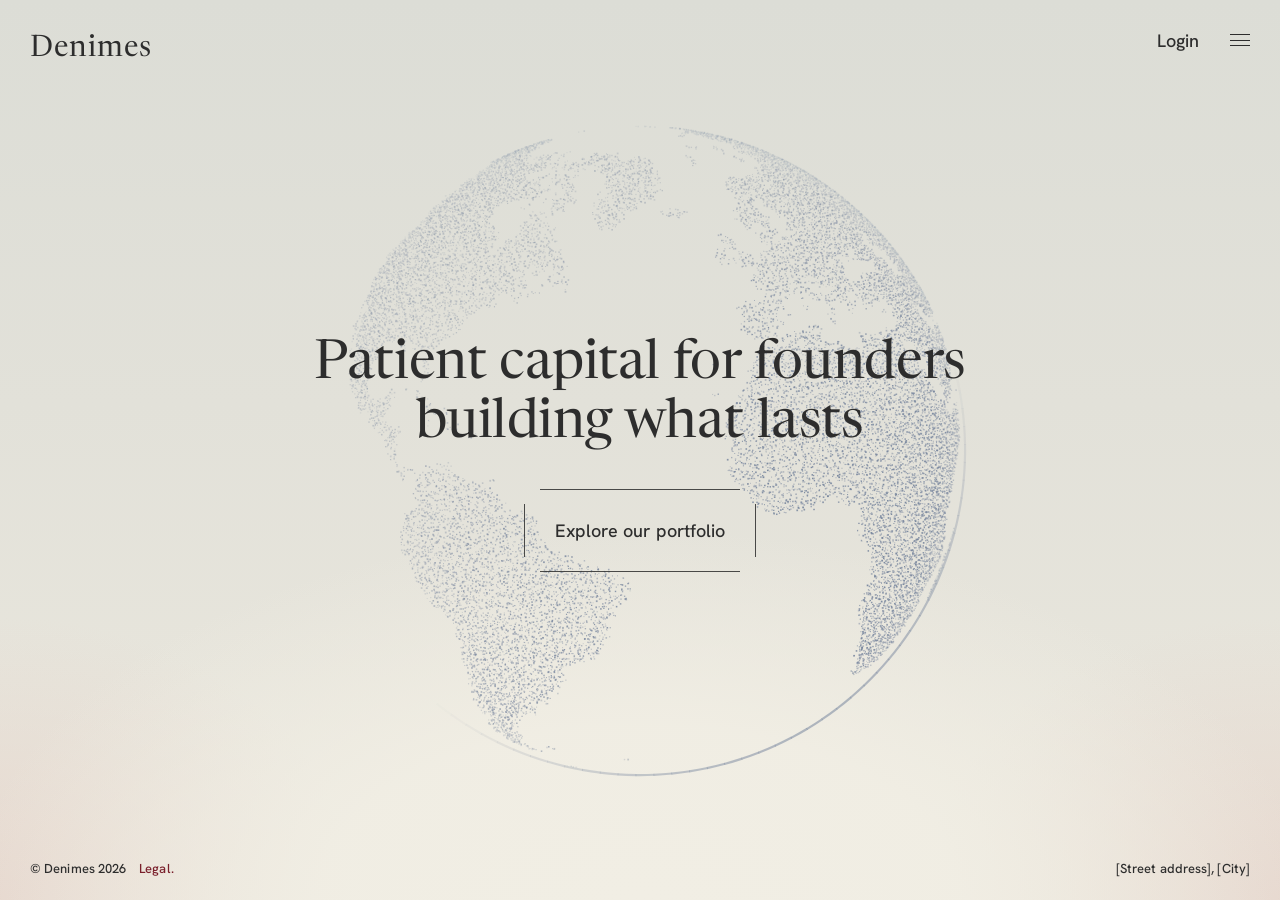
<file: index.html>
<!DOCTYPE html>
<html lang="en" data-theme="light" class="footer-fixed">
<head>
  <meta charset="utf-8">
  <meta name="viewport" content="width=device-width, initial-scale=1">
  <title>Denimes</title>
  <meta name="description" content="Denimes is an investment firm backing founders who build for the long term.">
  <meta name="theme-color" content="#dcddd6">
  <link rel="icon" href="assets/img/favicon.svg" type="image/svg+xml">
  <link rel="preconnect" href="https://fonts.googleapis.com">
  <link rel="preconnect" href="https://fonts.gstatic.com" crossorigin>
  <link rel="stylesheet" href="https://fonts.googleapis.com/css2?family=Hanken+Grotesk:wght@400;500;600&family=Newsreader:ital,opsz,wght@0,6..72,200..800;1,6..72,200..800&display=swap">
  <link rel="stylesheet" href="assets/css/style.css">
  <link rel="stylesheet" href="assets/css/home.css">
  <script>document.documentElement.classList.add("js");</script>
</head>
<body class="page-home">
  <a class="skip-link" href="#main">Skip to content</a>

  <header class="site-header">
    <a class="brand" href="index.html" aria-label="Denimes, home">Denimes</a>
    <div class="header-actions">
      <a class="login-link" href="login.html">Login</a>
      <button class="menu-toggle" type="button" aria-controls="site-menu" aria-expanded="false" aria-label="Open menu">
        <span></span><span></span><span></span>
      </button>
    </div>
  </header>

  <nav class="menu-overlay" id="site-menu" aria-label="Main" aria-hidden="true">
    <ul>
      <li><a href="thesis.html">Thesis</a></li>
      <li><a href="portfolio.html">Portfolio</a></li>
      <li><a href="team.html">Team</a></li>
      <li><a href="blog.html">Blog</a></li>
      <li><a href="partners.html">Partners</a></li>
    </ul>
    <div class="menu-meta">
      <span>&copy; Denimes <span data-year>2026</span></span>
      <a href="mailto:hello@example.com" data-placeholder="contact-email">hello@example.com</a>
    </div>
  </nav>

  <main id="main">
    <section class="home-hero">
      <div class="globe-layer" aria-hidden="true">
        <canvas data-globe data-color="120,134,158" data-alpha="0.95" data-scale="0.36" data-scale-w="0.6" data-rim="0.55" data-speed="0.045"></canvas>
      </div>

      <div class="home-hero__inner">
        <h1 class="display-serif home-hero__title reveal">
          <span class="line">Patient capital for founders</span>
          <span class="line">building what lasts</span>
        </h1>
        <a class="bracket-link reveal" style="--reveal-delay: .25s" href="portfolio.html">Explore our portfolio</a>
      </div>
    </section>
  </main>

  <footer class="site-footer">
    <div class="footer-left">
      <span>&copy; Denimes <span data-year>2026</span></span>
      <a class="legal-link" href="legal.html">Legal.</a>
    </div>
    <address data-placeholder="address">[Street address], [City]</address>
  </footer>

  <script src="assets/js/globe-data.js"></script>
  <script src="assets/js/main.js"></script>
</body>
</html>
</file>
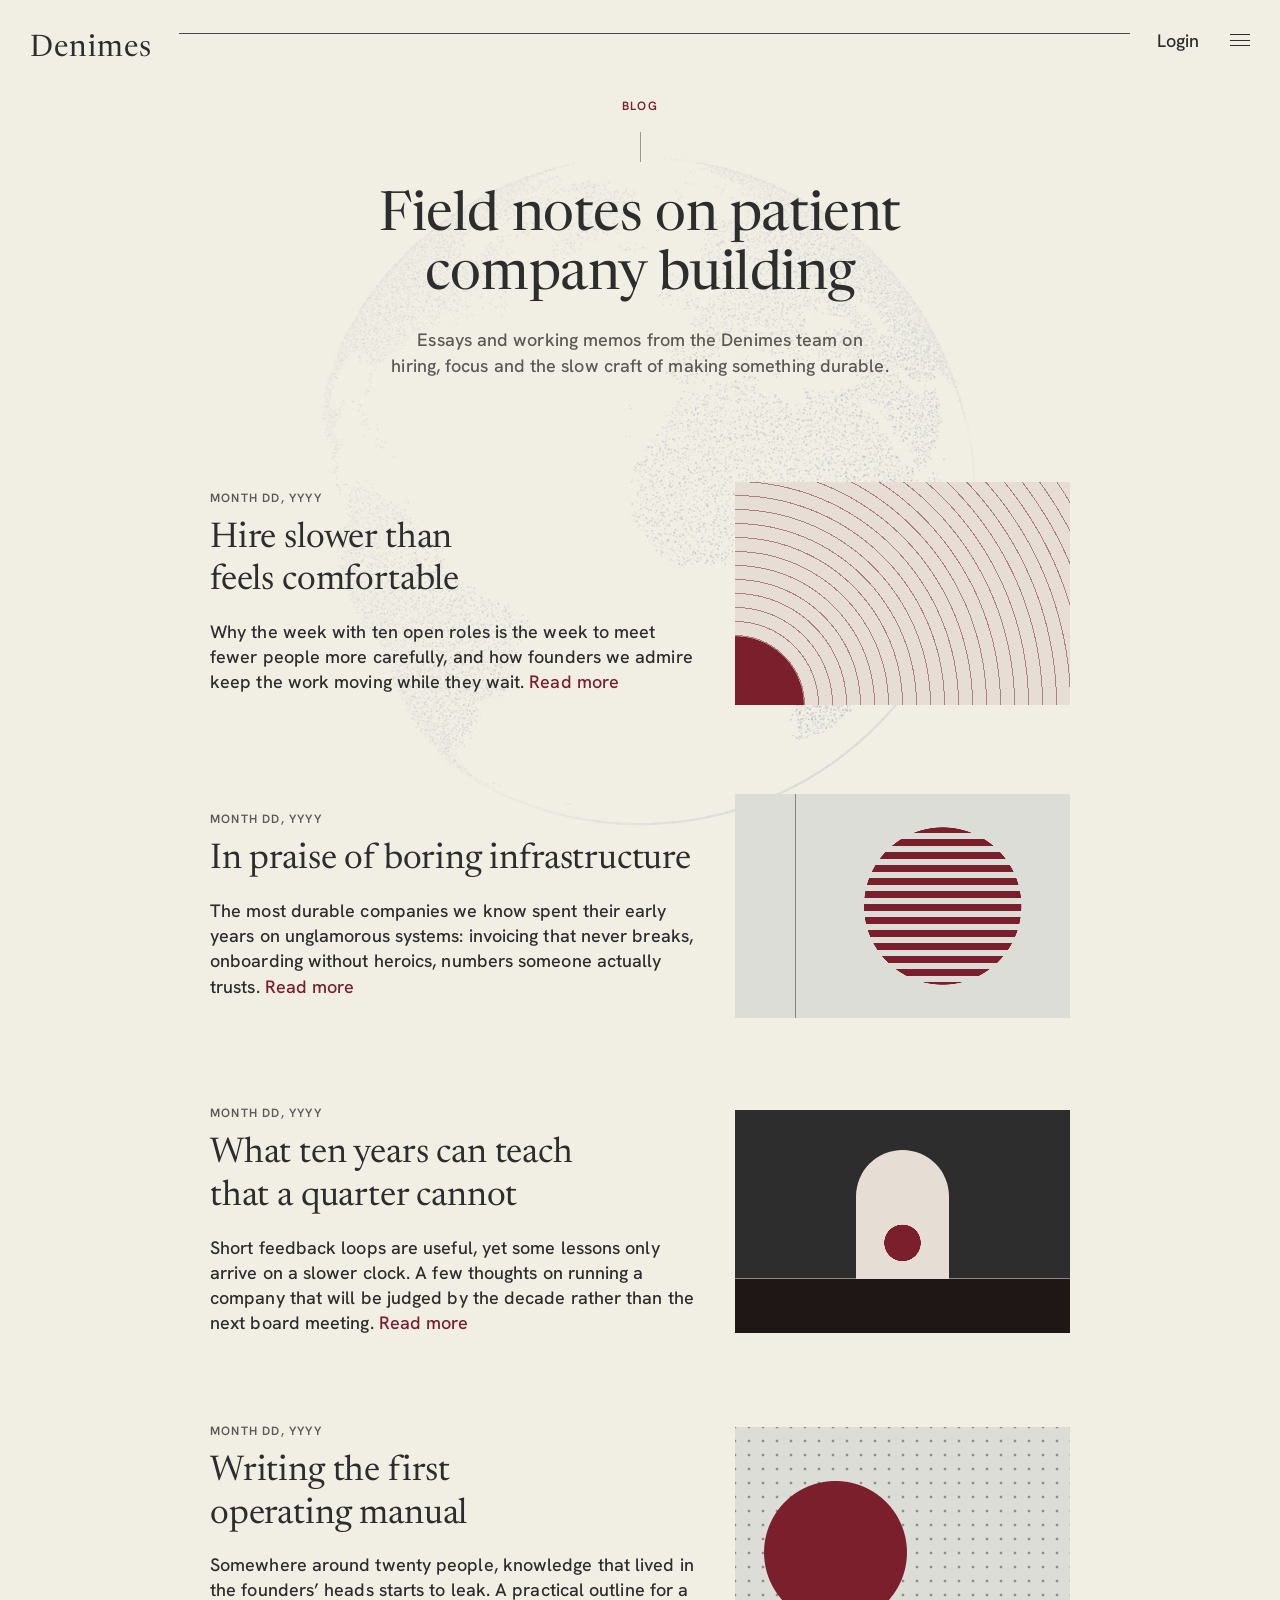
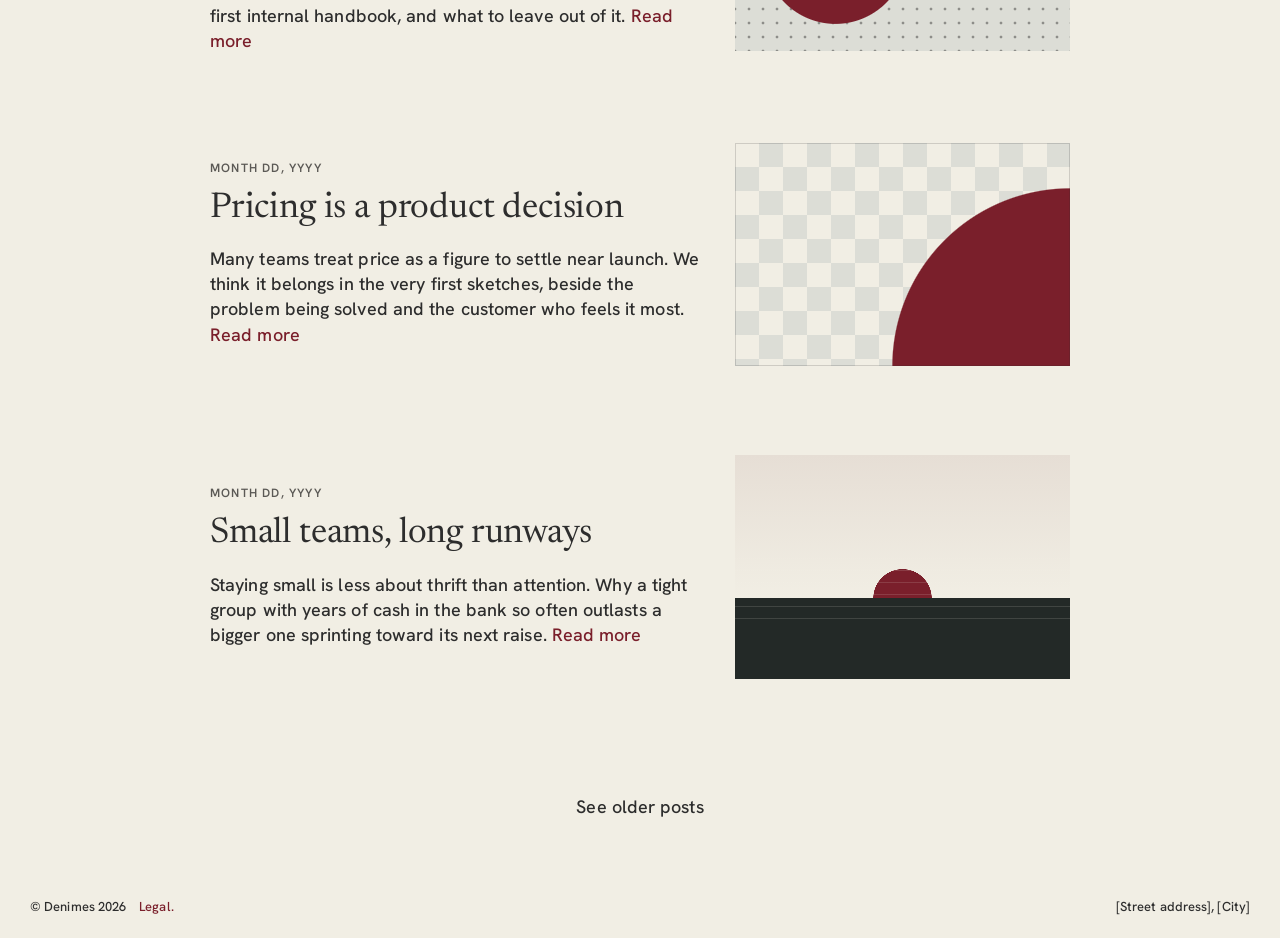
<file: blog.html>
<!DOCTYPE html>
<html lang="en" data-theme="light">
<head>
  <meta charset="utf-8">
  <meta name="viewport" content="width=device-width, initial-scale=1">
  <title>Blog — Denimes</title>
  <meta name="description" content="Essays and working notes from Denimes on hiring, patience and the everyday craft of building durable companies.">
  <meta name="theme-color" content="#f1eee4">
  <link rel="icon" href="assets/img/favicon.svg" type="image/svg+xml">
  <link rel="preconnect" href="https://fonts.googleapis.com">
  <link rel="preconnect" href="https://fonts.gstatic.com" crossorigin>
  <link rel="stylesheet" href="https://fonts.googleapis.com/css2?family=Hanken+Grotesk:wght@400;500;600&family=Newsreader:ital,opsz,wght@0,6..72,200..800;1,6..72,200..800&display=swap">
  <link rel="stylesheet" href="assets/css/style.css">
  <link rel="stylesheet" href="assets/css/blog.css">
  <script>document.documentElement.classList.add("js");</script>
</head>
<body class="page-blog">
  <a class="skip-link" href="#main">Skip to content</a>

  <header class="site-header">
    <a class="brand" href="index.html" aria-label="Denimes, home">Denimes</a>
    <span class="header-rule" aria-hidden="true"></span>
    <div class="header-actions">
      <a class="login-link" href="login.html">Login</a>
      <button class="menu-toggle" type="button" aria-controls="site-menu" aria-expanded="false" aria-label="Open menu">
        <span></span><span></span><span></span>
      </button>
    </div>
  </header>

  <nav class="menu-overlay" id="site-menu" aria-label="Main" aria-hidden="true">
    <ul>
      <li><a href="thesis.html">Thesis</a></li>
      <li><a href="portfolio.html">Portfolio</a></li>
      <li><a href="team.html">Team</a></li>
      <li><a href="blog.html">Blog</a></li>
      <li><a href="partners.html">Partners</a></li>
    </ul>
    <div class="menu-meta">
      <span>&copy; Denimes <span data-year>2026</span></span>
      <a href="mailto:hello@example.com" data-placeholder="contact-email">hello@example.com</a>
    </div>
  </nav>

  <main id="main">
    <section class="blog-index" aria-labelledby="blog-title">
      <div class="globe-layer blog-index__globe" aria-hidden="true">
        <canvas data-globe data-color="150,160,182" data-alpha="0.42" data-scale="0.37" data-scale-w="0.58" data-y="0.5" data-rim="0.22" data-speed="0.03" data-start="-1.8"></canvas>
      </div>

      <header class="blog-index__head">
        <p class="eyebrow eyebrow-stack blog-index__eyebrow reveal">Blog</p>
        <h1 class="page-title blog-index__title reveal" id="blog-title" style="--reveal-delay: .1s" data-placeholder="sample-copy">Field notes on patient company building</h1>
        <p class="blog-index__intro reveal" style="--reveal-delay: .2s" data-placeholder="sample-copy">Essays and working memos from the Denimes team on hiring, focus and the slow craft of making something durable.</p>
      </header>

      <div class="blog-list">
        <article class="blog-entry reveal" data-placeholder="blog-post">
          <div class="blog-entry__text" data-placeholder="sample-copy">
            <p class="blog-entry__date" data-placeholder="post-date">Month DD, YYYY</p>
            <h2 class="blog-entry__title"><a href="post.html">Hire slower than feels comfortable</a></h2>
            <p class="blog-entry__excerpt" data-placeholder="post-excerpt">Why the week with ten open roles is the week to meet fewer people more carefully, and how founders we admire keep the work moving while they wait. <a class="blog-entry__more" href="post.html">Read more<span class="visually-hidden">: Hire slower than feels comfortable</span></a></p>
          </div>
          <div class="blog-entry__media" data-placeholder="post-image">
            <div class="blog-art blog-art--rings" aria-hidden="true"></div>
          </div>
        </article>

        <article class="blog-entry reveal" data-placeholder="blog-post">
          <div class="blog-entry__text" data-placeholder="sample-copy">
            <p class="blog-entry__date" data-placeholder="post-date">Month DD, YYYY</p>
            <h2 class="blog-entry__title"><a href="post.html">In praise of boring infrastructure</a></h2>
            <p class="blog-entry__excerpt" data-placeholder="post-excerpt">The most durable companies we know spent their early years on unglamorous systems: invoicing that never breaks, onboarding without heroics, numbers someone actually trusts. <a class="blog-entry__more" href="post.html">Read more<span class="visually-hidden">: In praise of boring infrastructure</span></a></p>
          </div>
          <div class="blog-entry__media" data-placeholder="post-image">
            <div class="blog-art blog-art--blinds" aria-hidden="true"></div>
          </div>
        </article>

        <article class="blog-entry reveal" data-placeholder="blog-post">
          <div class="blog-entry__text" data-placeholder="sample-copy">
            <p class="blog-entry__date" data-placeholder="post-date">Month DD, YYYY</p>
            <h2 class="blog-entry__title"><a href="post.html">What ten years can teach that a quarter cannot</a></h2>
            <p class="blog-entry__excerpt" data-placeholder="post-excerpt">Short feedback loops are useful, yet some lessons only arrive on a slower clock. A few thoughts on running a company that will be judged by the decade rather than the next board meeting. <a class="blog-entry__more" href="post.html">Read more<span class="visually-hidden">: What ten years can teach that a quarter cannot</span></a></p>
          </div>
          <div class="blog-entry__media" data-placeholder="post-image">
            <div class="blog-art blog-art--arch" aria-hidden="true"></div>
          </div>
        </article>

        <article class="blog-entry reveal" data-placeholder="blog-post">
          <div class="blog-entry__text" data-placeholder="sample-copy">
            <p class="blog-entry__date" data-placeholder="post-date">Month DD, YYYY</p>
            <h2 class="blog-entry__title"><a href="post.html">Writing the first operating manual</a></h2>
            <p class="blog-entry__excerpt" data-placeholder="post-excerpt">Somewhere around twenty people, knowledge that lived in the founders&rsquo; heads starts to leak. A practical outline for a first internal handbook, and what to leave out of it. <a class="blog-entry__more" href="post.html">Read more<span class="visually-hidden">: Writing the first operating manual</span></a></p>
          </div>
          <div class="blog-entry__media" data-placeholder="post-image">
            <div class="blog-art blog-art--dots" aria-hidden="true"></div>
          </div>
        </article>

        <article class="blog-entry reveal" data-placeholder="blog-post">
          <div class="blog-entry__text" data-placeholder="sample-copy">
            <p class="blog-entry__date" data-placeholder="post-date">Month DD, YYYY</p>
            <h2 class="blog-entry__title"><a href="post.html">Pricing is a product decision</a></h2>
            <p class="blog-entry__excerpt" data-placeholder="post-excerpt">Many teams treat price as a figure to settle near launch. We think it belongs in the very first sketches, beside the problem being solved and the customer who feels it most. <a class="blog-entry__more" href="post.html">Read more<span class="visually-hidden">: Pricing is a product decision</span></a></p>
          </div>
          <div class="blog-entry__media" data-placeholder="post-image">
            <div class="blog-art blog-art--tiles" aria-hidden="true"></div>
          </div>
        </article>

        <article class="blog-entry reveal" data-placeholder="blog-post">
          <div class="blog-entry__text" data-placeholder="sample-copy">
            <p class="blog-entry__date" data-placeholder="post-date">Month DD, YYYY</p>
            <h2 class="blog-entry__title"><a href="post.html">Small teams, long runways</a></h2>
            <p class="blog-entry__excerpt" data-placeholder="post-excerpt">Staying small is less about thrift than attention. Why a tight group with years of cash in the bank so often outlasts a bigger one sprinting toward its next raise. <a class="blog-entry__more" href="post.html">Read more<span class="visually-hidden">: Small teams, long runways</span></a></p>
          </div>
          <div class="blog-entry__media" data-placeholder="post-image">
            <div class="blog-art blog-art--horizon" aria-hidden="true"></div>
          </div>
        </article>
      </div>

      <div class="blog-older">
        <a class="blog-older__link" role="link" aria-disabled="true" data-placeholder="pagination">See older posts</a>
      </div>
    </section>
  </main>

  <footer class="site-footer">
    <div class="footer-left">
      <span>&copy; Denimes <span data-year>2026</span></span>
      <a class="legal-link" href="legal.html">Legal.</a>
    </div>
    <address data-placeholder="address">[Street address], [City]</address>
  </footer>

  <script src="assets/js/globe-data.js"></script>
  <script src="assets/js/main.js"></script>
</body>
</html>
</file>
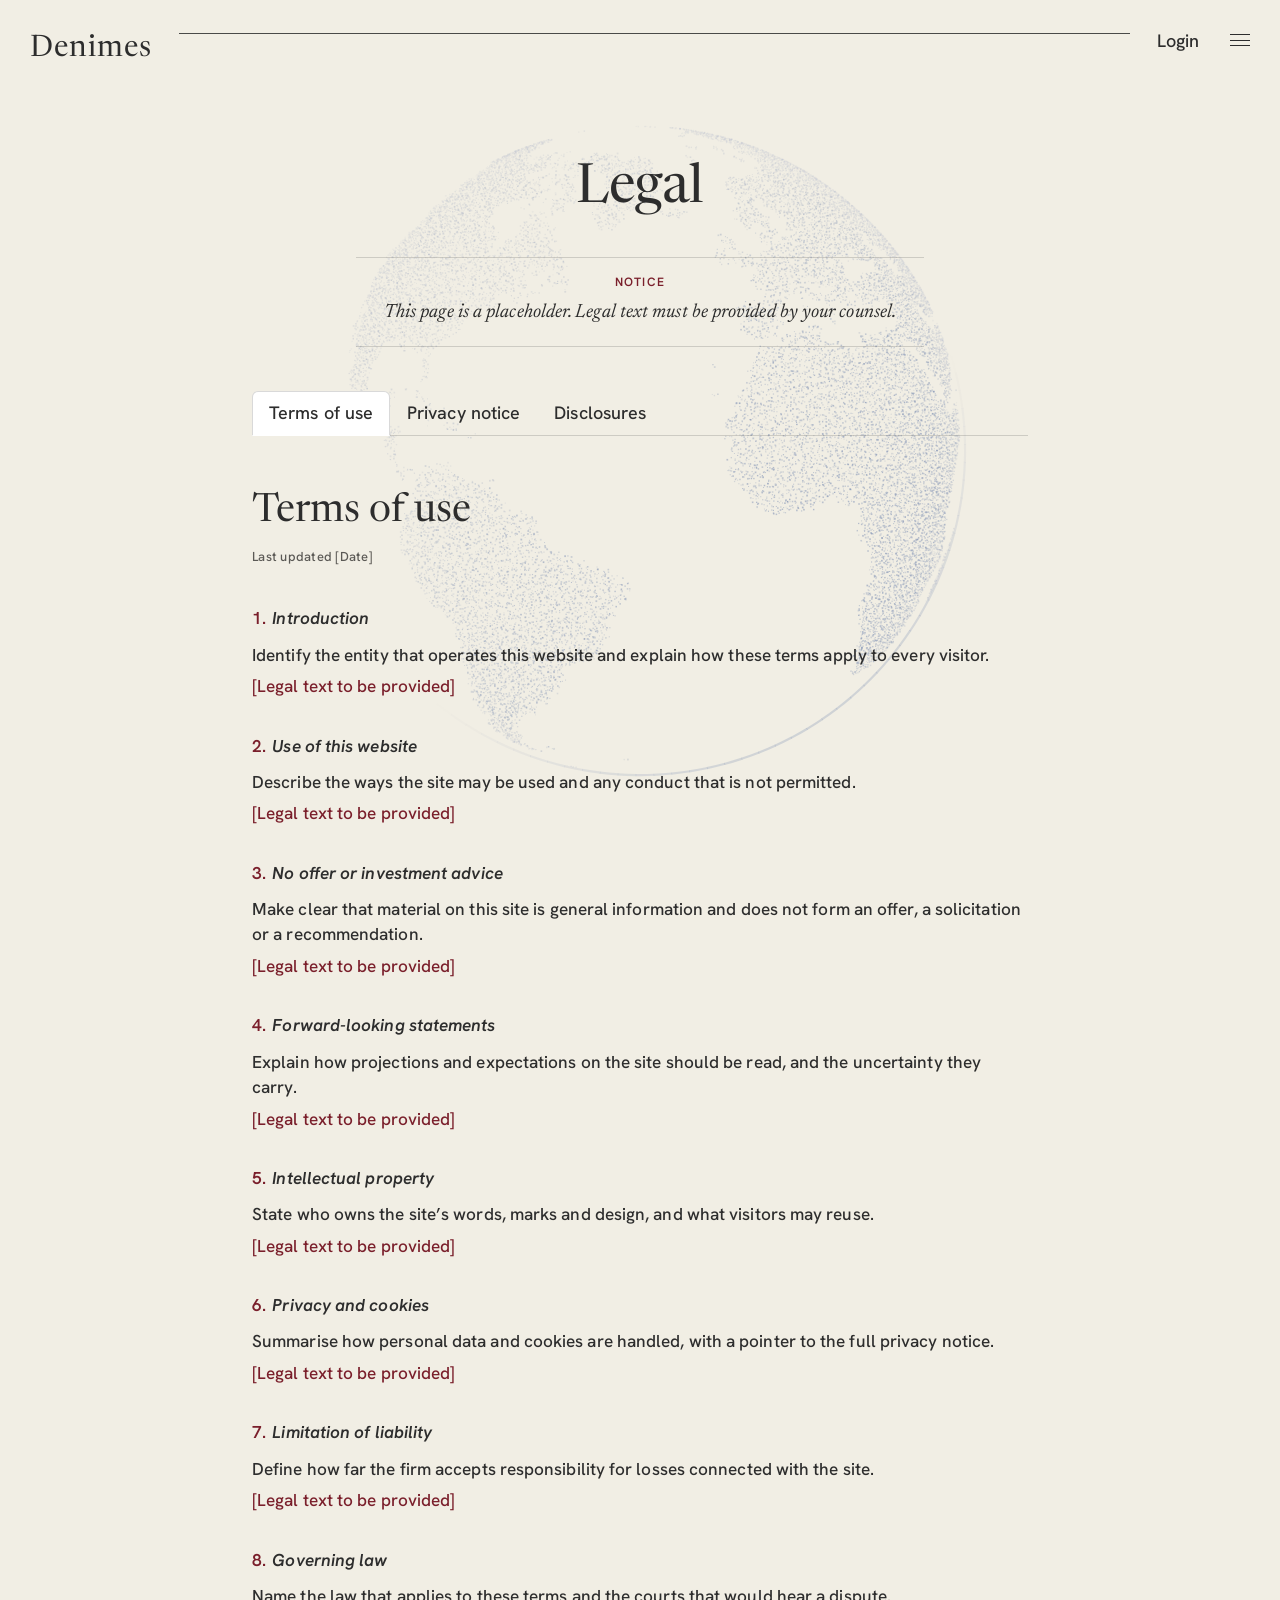
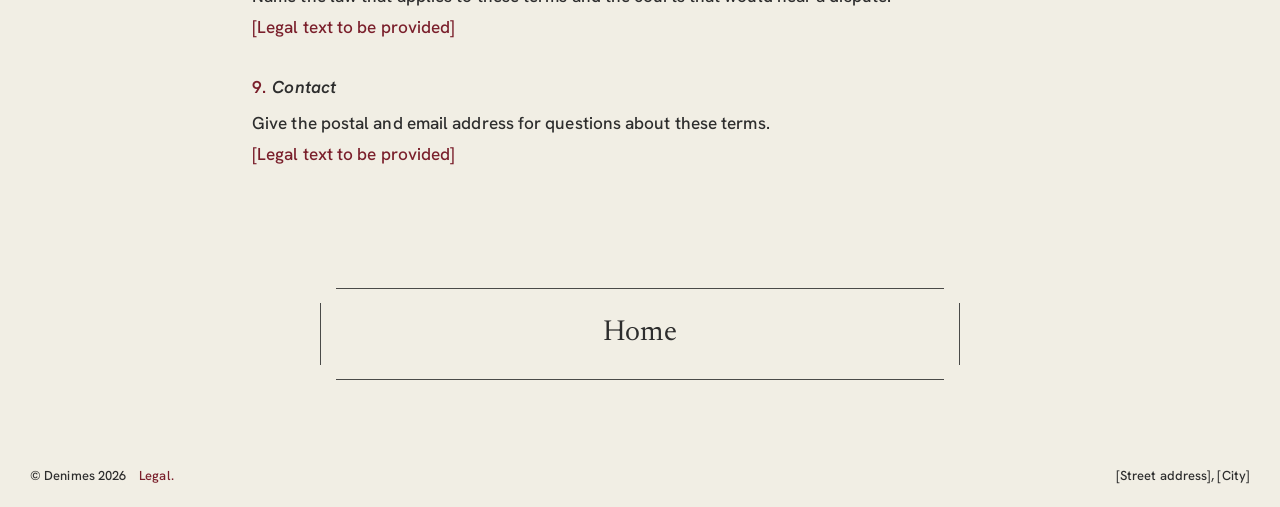
<file: legal.html>
<!DOCTYPE html>
<html lang="en" data-theme="light">
<head>
  <meta charset="utf-8">
  <meta name="viewport" content="width=device-width, initial-scale=1">
  <title>Legal — Denimes</title>
  <meta name="description" content="Terms of use, privacy notice and disclosures for the Denimes website.">
  <meta name="theme-color" content="#f1eee4">
  <link rel="icon" href="assets/img/favicon.svg" type="image/svg+xml">
  <link rel="preconnect" href="https://fonts.googleapis.com">
  <link rel="preconnect" href="https://fonts.gstatic.com" crossorigin>
  <link rel="stylesheet" href="https://fonts.googleapis.com/css2?family=Hanken+Grotesk:wght@400;500;600&family=Newsreader:ital,opsz,wght@0,6..72,200..800;1,6..72,200..800&display=swap">
  <link rel="stylesheet" href="assets/css/style.css">
  <link rel="stylesheet" href="assets/css/legal.css">
  <script>document.documentElement.classList.add("js");</script>
</head>
<body class="page-legal">
  <a class="skip-link" href="#main">Skip to content</a>

  <header class="site-header">
    <a class="brand" href="index.html" aria-label="Denimes, home">Denimes</a>
    <span class="header-rule" aria-hidden="true"></span>
    <div class="header-actions">
      <a class="login-link" href="login.html">Login</a>
      <button class="menu-toggle" type="button" aria-controls="site-menu" aria-expanded="false" aria-label="Open menu">
        <span></span><span></span><span></span>
      </button>
    </div>
  </header>

  <nav class="menu-overlay" id="site-menu" aria-label="Main" aria-hidden="true">
    <ul>
      <li><a href="thesis.html">Thesis</a></li>
      <li><a href="portfolio.html">Portfolio</a></li>
      <li><a href="team.html">Team</a></li>
      <li><a href="blog.html">Blog</a></li>
      <li><a href="partners.html">Partners</a></li>
    </ul>
    <div class="menu-meta">
      <span>&copy; Denimes <span data-year>2026</span></span>
      <a href="mailto:hello@example.com" data-placeholder="contact-email">hello@example.com</a>
    </div>
  </nav>

  <main id="main">
    <div class="globe-layer legal-globe" aria-hidden="true">
      <canvas data-globe data-color="128,146,180" data-alpha="0.55" data-scale="0.36" data-scale-w="0.8" data-rim="0.3" data-speed="0.035"></canvas>
    </div>

    <section class="legal" aria-labelledby="legal-title">
      <!-- Tab targets: CSS shows the matching document; legal.js only syncs aria-current -->
      <span class="legal-anchor" id="terms"></span>
      <span class="legal-anchor" id="privacy"></span>
      <span class="legal-anchor" id="disclosures"></span>

      <header class="legal-head">
        <h1 class="page-title legal-head__title reveal" id="legal-title">Legal</h1>
        <div class="legal-notice reveal" style="--reveal-delay: .15s" role="note">
          <span class="eyebrow legal-notice__label">Notice</span>
          <p class="legal-notice__text">This page is a placeholder. Legal text must be provided by your counsel.</p>
        </div>
      </header>

      <nav class="legal-tabs reveal-fade" style="--reveal-delay: .3s" aria-label="Legal documents">
        <ul class="legal-tabs__list">
          <li><a class="legal-tabs__link legal-tabs__link--terms" href="#terms">Terms of use</a></li>
          <li><a class="legal-tabs__link legal-tabs__link--privacy" href="#privacy">Privacy notice</a></li>
          <li><a class="legal-tabs__link legal-tabs__link--disclosures" href="#disclosures">Disclosures</a></li>
        </ul>
      </nav>

      <div class="legal-docs">
        <article class="legal-doc legal-doc--terms" aria-labelledby="doc-terms" data-placeholder="legal-text">
          <h2 class="legal-doc__title" id="doc-terms">Terms of use</h2>
          <p class="legal-doc__meta">Last updated <span data-placeholder="last-updated">[Date]</span></p>

          <section class="legal-sec">
            <h3 class="legal-sec__title"><span class="legal-sec__num">1.</span> Introduction</h3>
            <p>Identify the entity that operates this website and explain how these terms apply to every visitor.</p>
            <p class="legal-sec__todo">[Legal text to be provided]</p>
          </section>

          <section class="legal-sec">
            <h3 class="legal-sec__title"><span class="legal-sec__num">2.</span> Use of this website</h3>
            <p>Describe the ways the site may be used and any conduct that is not permitted.</p>
            <p class="legal-sec__todo">[Legal text to be provided]</p>
          </section>

          <section class="legal-sec">
            <h3 class="legal-sec__title"><span class="legal-sec__num">3.</span> No offer or investment advice</h3>
            <p>Make clear that material on this site is general information and does not form an offer, a solicitation or a recommendation.</p>
            <p class="legal-sec__todo">[Legal text to be provided]</p>
          </section>

          <section class="legal-sec">
            <h3 class="legal-sec__title"><span class="legal-sec__num">4.</span> Forward-looking statements</h3>
            <p>Explain how projections and expectations on the site should be read, and the uncertainty they carry.</p>
            <p class="legal-sec__todo">[Legal text to be provided]</p>
          </section>

          <section class="legal-sec">
            <h3 class="legal-sec__title"><span class="legal-sec__num">5.</span> Intellectual property</h3>
            <p>State who owns the site&rsquo;s words, marks and design, and what visitors may reuse.</p>
            <p class="legal-sec__todo">[Legal text to be provided]</p>
          </section>

          <section class="legal-sec">
            <h3 class="legal-sec__title"><span class="legal-sec__num">6.</span> Privacy and cookies</h3>
            <p>Summarise how personal data and cookies are handled, with a pointer to the full privacy notice.</p>
            <p class="legal-sec__todo">[Legal text to be provided]</p>
          </section>

          <section class="legal-sec">
            <h3 class="legal-sec__title"><span class="legal-sec__num">7.</span> Limitation of liability</h3>
            <p>Define how far the firm accepts responsibility for losses connected with the site.</p>
            <p class="legal-sec__todo">[Legal text to be provided]</p>
          </section>

          <section class="legal-sec">
            <h3 class="legal-sec__title"><span class="legal-sec__num">8.</span> Governing law</h3>
            <p>Name the law that applies to these terms and the courts that would hear a dispute.</p>
            <p class="legal-sec__todo">[Legal text to be provided]</p>
          </section>

          <section class="legal-sec">
            <h3 class="legal-sec__title"><span class="legal-sec__num">9.</span> Contact</h3>
            <p>Give the postal and email address for questions about these terms.</p>
            <p class="legal-sec__todo">[Legal text to be provided]</p>
          </section>
        </article>

        <article class="legal-doc legal-doc--privacy" aria-labelledby="doc-privacy" data-placeholder="legal-text">
          <h2 class="legal-doc__title" id="doc-privacy">Privacy notice</h2>
          <p class="legal-doc__meta">Last updated <span data-placeholder="last-updated">[Date]</span></p>

          <section class="legal-sec">
            <h3 class="legal-sec__title"><span class="legal-sec__num">1.</span> Who is responsible</h3>
            <p>Name the legal entity that controls personal data gathered through this website.</p>
            <p class="legal-sec__todo">[Legal text to be provided]</p>
          </section>

          <section class="legal-sec">
            <h3 class="legal-sec__title"><span class="legal-sec__num">2.</span> Data we receive</h3>
            <p>List the kinds of personal data the site collects, for instance details sent by email.</p>
            <p class="legal-sec__todo">[Legal text to be provided]</p>
          </section>

          <section class="legal-sec">
            <h3 class="legal-sec__title"><span class="legal-sec__num">3.</span> Purposes and legal bases</h3>
            <p>Explain why each kind of data is processed and on what lawful ground.</p>
            <p class="legal-sec__todo">[Legal text to be provided]</p>
          </section>

          <section class="legal-sec">
            <h3 class="legal-sec__title"><span class="legal-sec__num">4.</span> Cookies and analytics</h3>
            <p>Describe any cookies or measurement tools in use and how visitors can switch them off.</p>
            <p class="legal-sec__todo">[Legal text to be provided]</p>
          </section>

          <section class="legal-sec">
            <h3 class="legal-sec__title"><span class="legal-sec__num">5.</span> Retention</h3>
            <p>State how long each category of data is kept, or how that period is set.</p>
            <p class="legal-sec__todo">[Legal text to be provided]</p>
          </section>

          <section class="legal-sec">
            <h3 class="legal-sec__title"><span class="legal-sec__num">6.</span> Your rights</h3>
            <p>Set out the rights available to visitors and the steps for exercising them.</p>
            <p class="legal-sec__todo">[Legal text to be provided]</p>
          </section>

          <section class="legal-sec">
            <h3 class="legal-sec__title"><span class="legal-sec__num">7.</span> Contact</h3>
            <p>Provide the point of contact for privacy requests and complaints.</p>
            <p class="legal-sec__todo">[Legal text to be provided]</p>
          </section>
        </article>

        <article class="legal-doc legal-doc--disclosures" aria-labelledby="doc-disclosures" data-placeholder="legal-text">
          <h2 class="legal-doc__title" id="doc-disclosures">Disclosures</h2>
          <p class="legal-doc__meta">Last updated <span data-placeholder="last-updated">[Date]</span></p>

          <section class="legal-sec">
            <h3 class="legal-sec__title"><span class="legal-sec__num">1.</span> Regulatory status</h3>
            <p>Record the firm&rsquo;s registrations or exemptions in each jurisdiction where it operates.</p>
            <p class="legal-sec__todo">[Legal text to be provided]</p>
          </section>

          <section class="legal-sec">
            <h3 class="legal-sec__title"><span class="legal-sec__num">2.</span> Historical results</h3>
            <p>Set out how any figures about earlier investments are prepared and how they should be read.</p>
            <p class="legal-sec__todo">[Legal text to be provided]</p>
          </section>

          <section class="legal-sec">
            <h3 class="legal-sec__title"><span class="legal-sec__num">3.</span> Companies shown on this site</h3>
            <p>Explain how the businesses featured here were chosen and how often the list is refreshed.</p>
            <p class="legal-sec__todo">[Legal text to be provided]</p>
          </section>

          <section class="legal-sec">
            <h3 class="legal-sec__title"><span class="legal-sec__num">4.</span> Third-party material</h3>
            <p>Address outbound links, quotations and data drawn from outside sources.</p>
            <p class="legal-sec__todo">[Legal text to be provided]</p>
          </section>

          <section class="legal-sec">
            <h3 class="legal-sec__title"><span class="legal-sec__num">5.</span> Electronic communications</h3>
            <p>Cover confidentiality, record keeping and monitoring of messages sent to or from the firm.</p>
            <p class="legal-sec__todo">[Legal text to be provided]</p>
          </section>
        </article>
      </div>
    </section>

    <div class="up-next legal-next">
      <a class="bracket-link bracket-link--serif" href="index.html">Home</a>
    </div>
  </main>

  <footer class="site-footer">
    <div class="footer-left">
      <span>&copy; Denimes <span data-year>2026</span></span>
      <a class="legal-link" href="legal.html" aria-current="page">Legal.</a>
    </div>
    <address data-placeholder="address">[Street address], [City]</address>
  </footer>

  <script src="assets/js/globe-data.js"></script>
  <script src="assets/js/main.js"></script>
  <script src="assets/js/legal.js"></script>
</body>
</html>
</file>
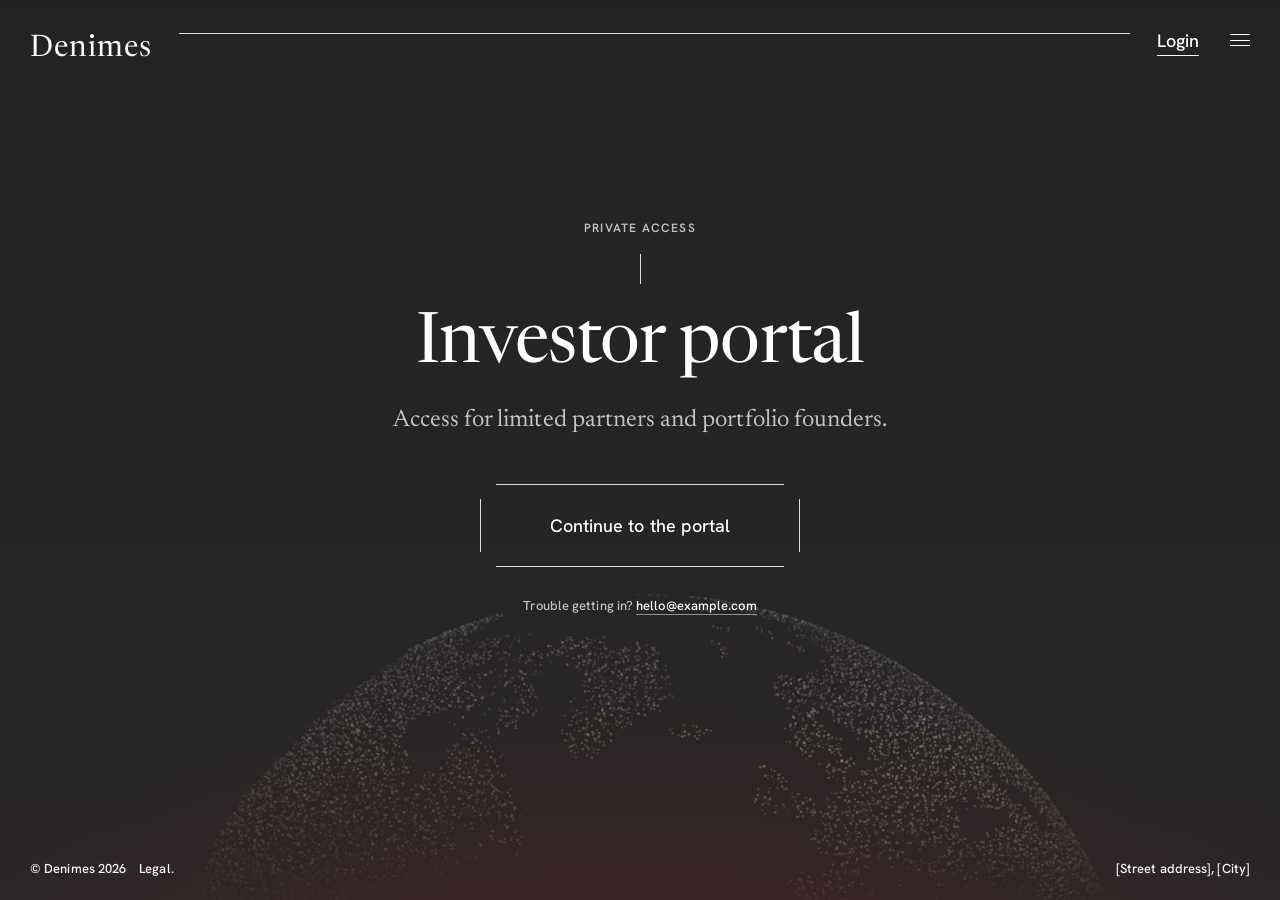
<file: login.html>
<!DOCTYPE html>
<html lang="en" data-theme="dark" class="footer-fixed">
<head>
  <meta charset="utf-8">
  <meta name="viewport" content="width=device-width, initial-scale=1">
  <title>Investor portal — Denimes</title>
  <meta name="description" content="Entry point to the Denimes investor portal for limited partners and portfolio founders.">
  <meta name="theme-color" content="#242323">
  <link rel="icon" href="assets/img/favicon.svg" type="image/svg+xml">
  <link rel="preconnect" href="https://fonts.googleapis.com">
  <link rel="preconnect" href="https://fonts.gstatic.com" crossorigin>
  <link rel="stylesheet" href="https://fonts.googleapis.com/css2?family=Hanken+Grotesk:wght@400;500;600&family=Newsreader:ital,opsz,wght@0,6..72,200..800;1,6..72,200..800&display=swap">
  <link rel="stylesheet" href="assets/css/style.css">
  <link rel="stylesheet" href="assets/css/legal.css">
  <script>document.documentElement.classList.add("js");</script>
</head>
<body class="page-login">
  <a class="skip-link" href="#main">Skip to content</a>

  <header class="site-header">
    <a class="brand" href="index.html" aria-label="Denimes, home">Denimes</a>
    <span class="header-rule" aria-hidden="true"></span>
    <div class="header-actions">
      <a class="login-link" href="login.html" aria-current="page">Login</a>
      <button class="menu-toggle" type="button" aria-controls="site-menu" aria-expanded="false" aria-label="Open menu">
        <span></span><span></span><span></span>
      </button>
    </div>
  </header>

  <nav class="menu-overlay" id="site-menu" aria-label="Main" aria-hidden="true">
    <ul>
      <li><a href="thesis.html">Thesis</a></li>
      <li><a href="portfolio.html">Portfolio</a></li>
      <li><a href="team.html">Team</a></li>
      <li><a href="blog.html">Blog</a></li>
      <li><a href="partners.html">Partners</a></li>
    </ul>
    <div class="menu-meta">
      <span>&copy; Denimes <span data-year>2026</span></span>
      <a href="mailto:hello@example.com" data-placeholder="contact-email">hello@example.com</a>
    </div>
  </nav>

  <main id="main">
    <section class="login" aria-labelledby="login-title">
      <div class="globe-layer login-globe" aria-hidden="true">
        <canvas data-globe data-color="214,204,196" data-alpha="0.55" data-scale="1" data-scale-w="0.5" data-rim="0" data-speed="0.03"></canvas>
      </div>

      <div class="login-inner">
        <span class="eyebrow eyebrow-stack login-eyebrow reveal">Private access</span>
        <h1 class="page-title login-title reveal" style="--reveal-delay: .1s" id="login-title">Investor portal</h1>
        <p class="lead login-lead reveal" style="--reveal-delay: .2s" data-placeholder="sample-copy">Access for limited partners and portfolio founders.</p>
        <a class="bracket-link login-cta reveal" style="--reveal-delay: .3s" href="#" data-placeholder="login-url">Continue to the portal</a>
        <p class="login-help reveal-fade" style="--reveal-delay: .5s">Trouble getting in? <a href="mailto:hello@example.com" data-placeholder="contact-email">hello@example.com</a></p>
      </div>
    </section>
  </main>

  <footer class="site-footer">
    <div class="footer-left">
      <span>&copy; Denimes <span data-year>2026</span></span>
      <a class="legal-link" href="legal.html">Legal.</a>
    </div>
    <address data-placeholder="address">[Street address], [City]</address>
  </footer>

  <script src="assets/js/globe-data.js"></script>
  <script src="assets/js/main.js"></script>
</body>
</html>
</file>
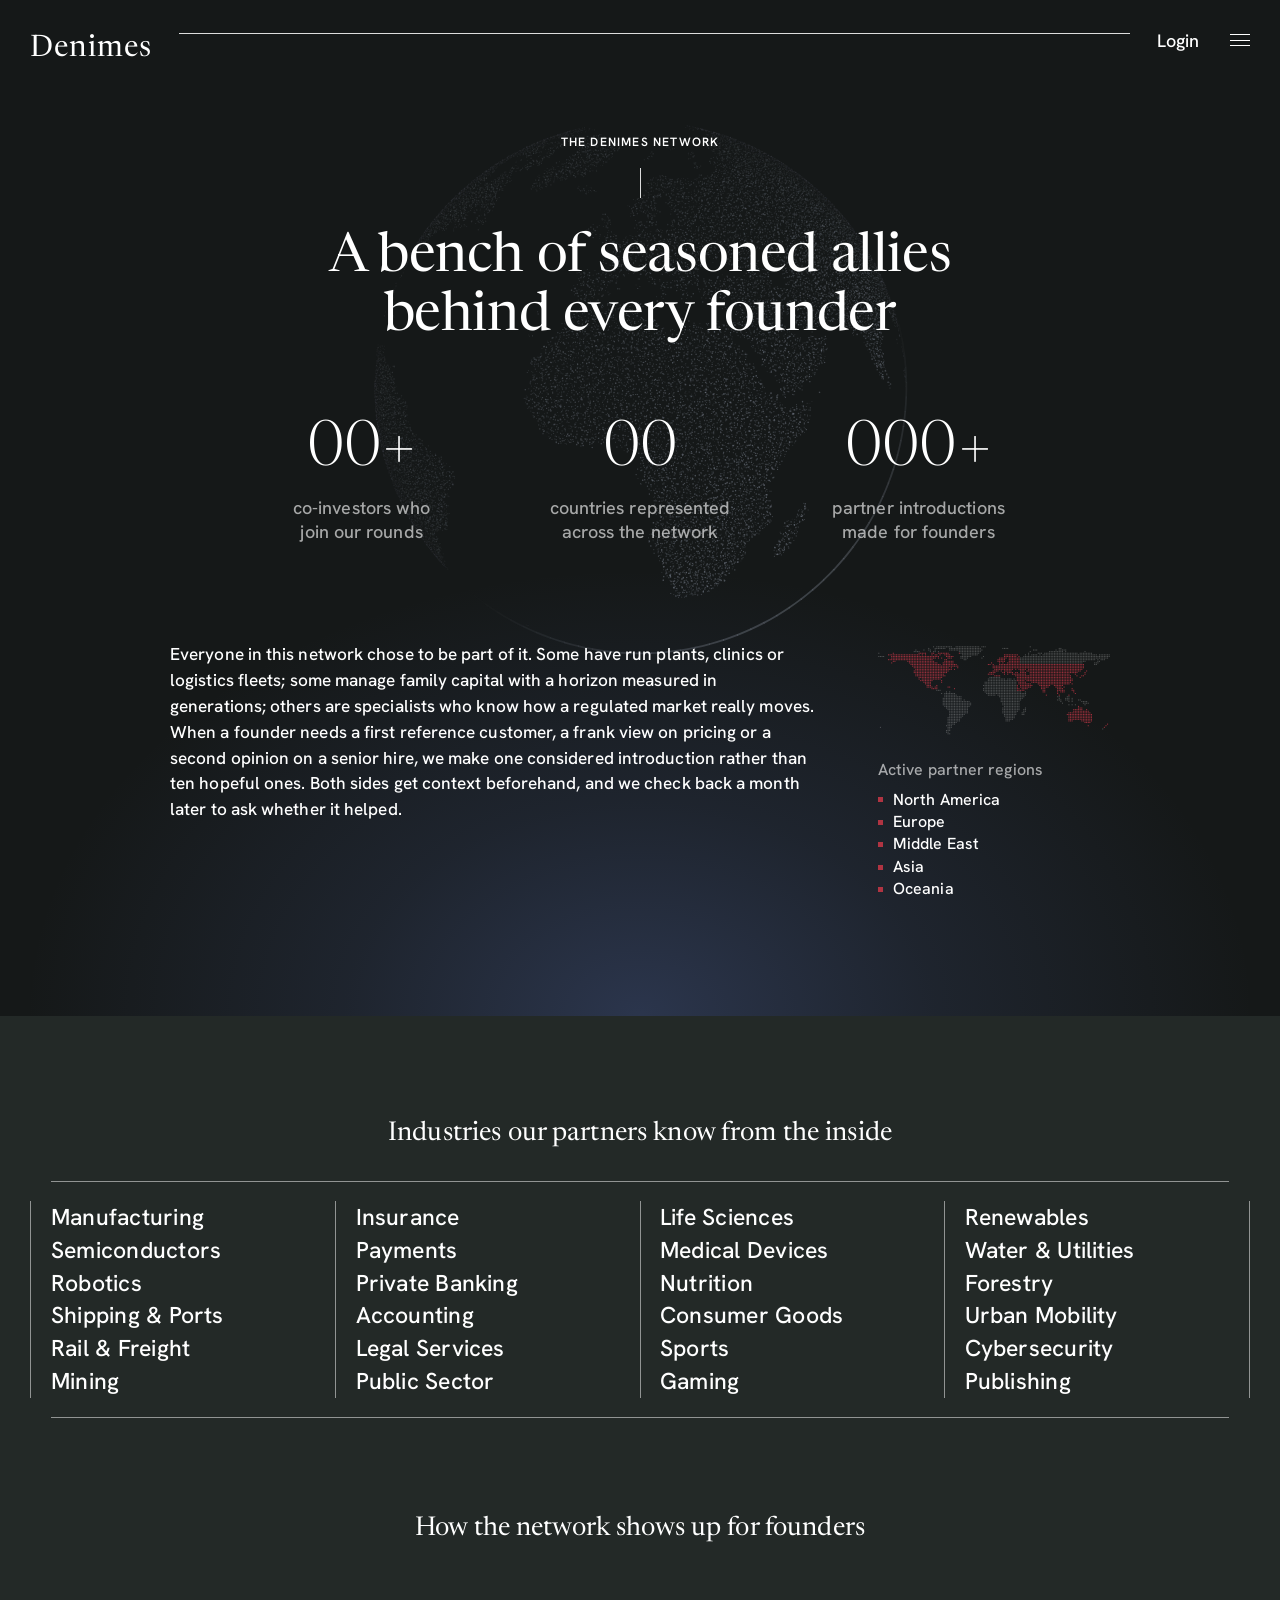
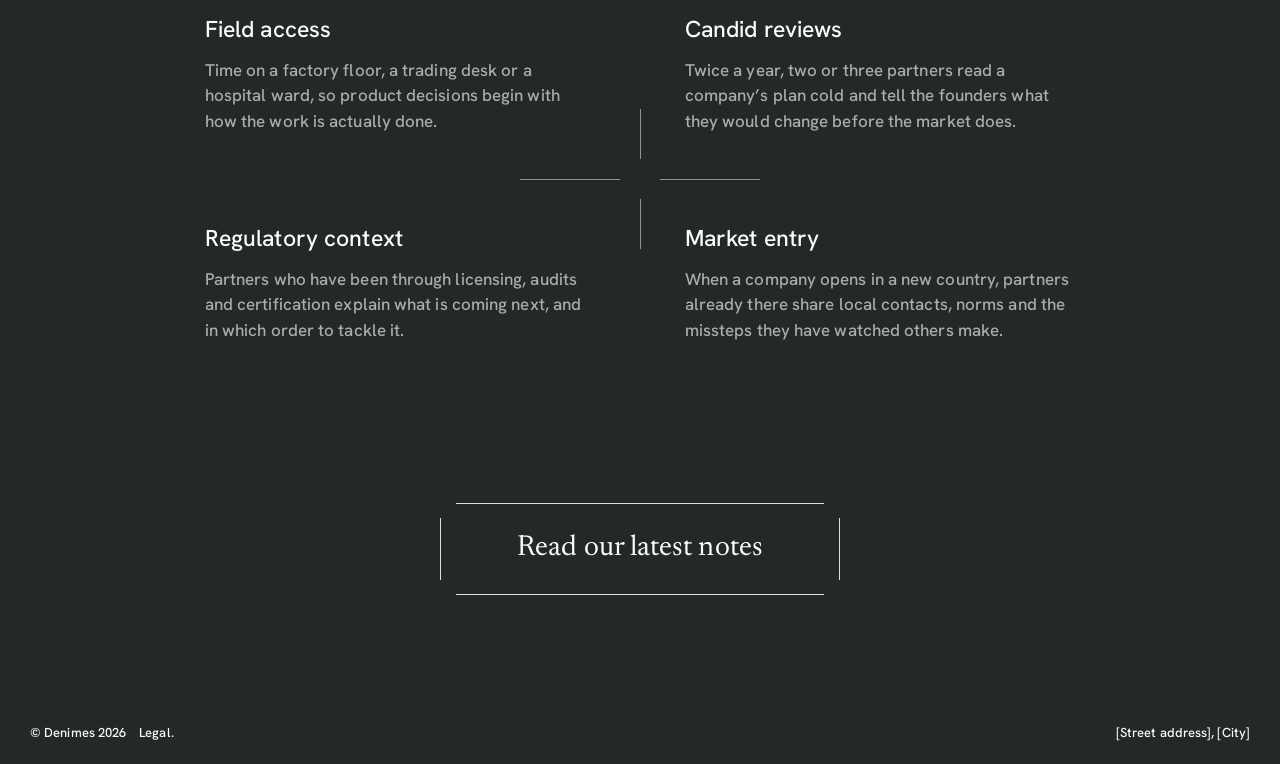
<file: partners.html>
<!DOCTYPE html>
<html lang="en" data-theme="dark">
<head>
  <meta charset="utf-8">
  <meta name="viewport" content="width=device-width, initial-scale=1">
  <title>Partners — Denimes</title>
  <meta name="description" content="The Denimes partner network: co-investors, operators and specialists who work alongside our founders across industries and regions.">
  <meta name="theme-color" content="#151818">
  <link rel="icon" href="assets/img/favicon.svg" type="image/svg+xml">
  <link rel="preconnect" href="https://fonts.googleapis.com">
  <link rel="preconnect" href="https://fonts.gstatic.com" crossorigin>
  <link rel="stylesheet" href="https://fonts.googleapis.com/css2?family=Hanken+Grotesk:wght@400;500;600&family=Newsreader:ital,opsz,wght@0,6..72,200..800;1,6..72,200..800&display=swap">
  <link rel="stylesheet" href="assets/css/style.css">
  <link rel="stylesheet" href="assets/css/partners.css">
  <script>document.documentElement.classList.add("js");</script>
</head>
<body class="page-partners">
  <a class="skip-link" href="#main">Skip to content</a>

  <header class="site-header">
    <a class="brand" href="index.html" aria-label="Denimes, home">Denimes</a>
    <span class="header-rule" aria-hidden="true"></span>
    <div class="header-actions">
      <a class="login-link" href="login.html">Login</a>
      <button class="menu-toggle" type="button" aria-controls="site-menu" aria-expanded="false" aria-label="Open menu">
        <span></span><span></span><span></span>
      </button>
    </div>
  </header>

  <nav class="menu-overlay" id="site-menu" aria-label="Main" aria-hidden="true">
    <ul>
      <li><a href="thesis.html">Thesis</a></li>
      <li><a href="portfolio.html">Portfolio</a></li>
      <li><a href="team.html">Team</a></li>
      <li><a href="blog.html">Blog</a></li>
      <li><a href="partners.html">Partners</a></li>
    </ul>
    <div class="menu-meta">
      <span>&copy; Denimes <span data-year>2026</span></span>
      <a href="mailto:hello@example.com" data-placeholder="contact-email">hello@example.com</a>
    </div>
  </nav>

  <main id="main">
    <section class="partners-hero" aria-labelledby="partners-title">
      <div class="globe-layer" aria-hidden="true">
        <canvas data-globe data-color="156,164,180" data-alpha="0.4" data-scale="0.295" data-scale-w="0.52" data-y="0.43" data-rim="0.3" data-speed="0.04" data-start="-1.35"></canvas>
      </div>

      <div class="partners-hero__inner">
        <p class="eyebrow eyebrow-stack reveal">The Denimes network</p>
        <h1 class="page-title partners-hero__title reveal" id="partners-title" style="--reveal-delay: .1s" data-placeholder="sample-copy">
          <span class="line">A bench of seasoned allies</span>
          <span class="line">behind every founder</span>
        </h1>

        <ul class="partners-stats" aria-label="The network in numbers">
          <li class="partners-stat reveal" style="--reveal-delay: .2s" data-placeholder="stat">
            <span class="partners-stat__value">00+</span>
            <span class="partners-stat__label">co-investors who join our rounds</span>
          </li>
          <li class="partners-stat reveal" style="--reveal-delay: .3s" data-placeholder="stat">
            <span class="partners-stat__value">00</span>
            <span class="partners-stat__label">countries represented across the network</span>
          </li>
          <li class="partners-stat reveal" style="--reveal-delay: .4s" data-placeholder="stat">
            <span class="partners-stat__value">000+</span>
            <span class="partners-stat__label">partner introductions made for founders</span>
          </li>
        </ul>

        <div class="partners-intro">
          <div class="partners-intro__text reveal" data-placeholder="sample-copy">
            <p>Everyone in this network chose to be part of it. Some have run plants, clinics or logistics fleets; some manage family capital with a horizon measured in generations; others are specialists who know how a regulated market really moves. When a founder needs a first reference customer, a frank view on pricing or a second opinion on a senior hire, we make one considered introduction rather than ten hopeful ones. Both sides get context beforehand, and we check back a month later to ask whether it helped.</p>
          </div>

          <div class="partners-map reveal" style="--reveal-delay: .15s" data-placeholder="stat">
            <canvas class="partners-map__canvas" data-worldmap data-color="255,255,255" data-alpha="0.26" data-accent="176,52,66" data-regions="na,eu,me,as,oc" aria-hidden="true"></canvas>
            <p class="partners-map__label" id="partners-regions-label">Active partner regions</p>
            <ul class="partners-map__list" aria-labelledby="partners-regions-label">
              <li>North America</li>
              <li>Europe</li>
              <li>Middle East</li>
              <li>Asia</li>
              <li>Oceania</li>
            </ul>
          </div>
        </div>
      </div>
    </section>

    <section class="partners-industries" aria-labelledby="industries-title">
      <h2 class="partners-heading reveal" id="industries-title">Industries our partners know from the inside</h2>
      <ul class="partners-industries__grid reveal" style="--reveal-delay: .1s" data-placeholder="sample-copy">
        <li>Manufacturing</li>
        <li>Semiconductors</li>
        <li>Robotics</li>
        <li>Shipping &amp; Ports</li>
        <li>Rail &amp; Freight</li>
        <li>Mining</li>
        <li>Insurance</li>
        <li>Payments</li>
        <li>Private Banking</li>
        <li>Accounting</li>
        <li>Legal Services</li>
        <li>Public Sector</li>
        <li>Life Sciences</li>
        <li>Medical Devices</li>
        <li>Nutrition</li>
        <li>Consumer Goods</li>
        <li>Sports</li>
        <li>Gaming</li>
        <li>Renewables</li>
        <li>Water &amp; Utilities</li>
        <li>Forestry</li>
        <li>Urban Mobility</li>
        <li>Cybersecurity</li>
        <li>Publishing</li>
      </ul>
    </section>

    <section class="partners-ways" aria-labelledby="ways-title">
      <h2 class="partners-heading reveal" id="ways-title">How the network shows up for founders</h2>
      <div class="partners-ways__grid" data-placeholder="sample-copy">
        <span class="partners-ways__rule partners-ways__rule--v reveal-line" aria-hidden="true"></span>
        <span class="partners-ways__rule partners-ways__rule--h reveal-line" style="--reveal-delay: .2s" aria-hidden="true"></span>

        <article class="partners-way reveal">
          <h3 class="partners-way__title">Field access</h3>
          <p class="partners-way__text">Time on a factory floor, a trading desk or a hospital ward, so product decisions begin with how the work is actually done.</p>
        </article>
        <article class="partners-way reveal" style="--reveal-delay: .1s">
          <h3 class="partners-way__title">Candid reviews</h3>
          <p class="partners-way__text">Twice a year, two or three partners read a company&rsquo;s plan cold and tell the founders what they would change before the market does.</p>
        </article>
        <article class="partners-way reveal" style="--reveal-delay: .2s">
          <h3 class="partners-way__title">Regulatory context</h3>
          <p class="partners-way__text">Partners who have been through licensing, audits and certification explain what is coming next, and in which order to tackle it.</p>
        </article>
        <article class="partners-way reveal" style="--reveal-delay: .3s">
          <h3 class="partners-way__title">Market entry</h3>
          <p class="partners-way__text">When a company opens in a new country, partners already there share local contacts, norms and the missteps they have watched others make.</p>
        </article>
      </div>
    </section>

    <div class="up-next">
      <a class="bracket-link bracket-link--serif reveal" href="blog.html">Read our latest notes</a>
    </div>
  </main>

  <footer class="site-footer">
    <div class="footer-left">
      <span>&copy; Denimes <span data-year>2026</span></span>
      <a class="legal-link" href="legal.html">Legal.</a>
    </div>
    <address data-placeholder="address">[Street address], [City]</address>
  </footer>

  <script src="assets/js/globe-data.js"></script>
  <script src="assets/js/main.js"></script>
</body>
</html>
</file>
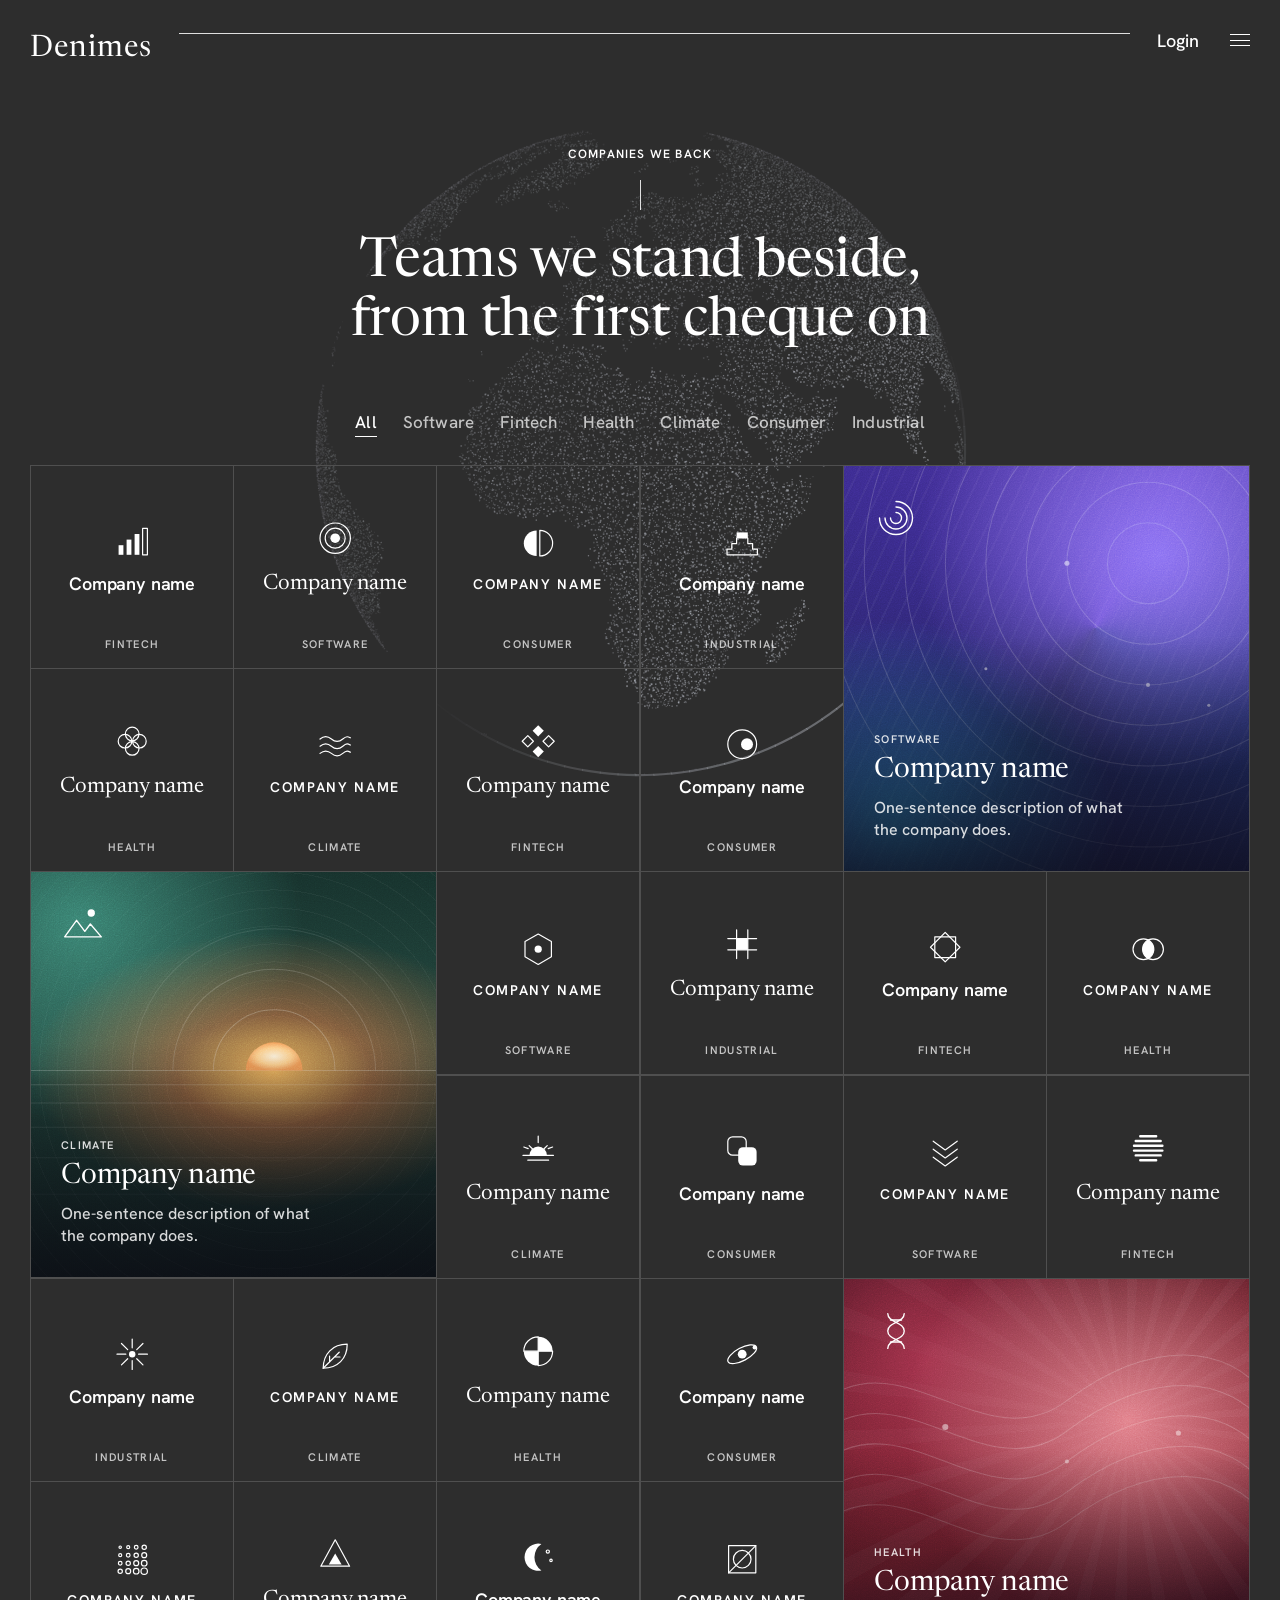
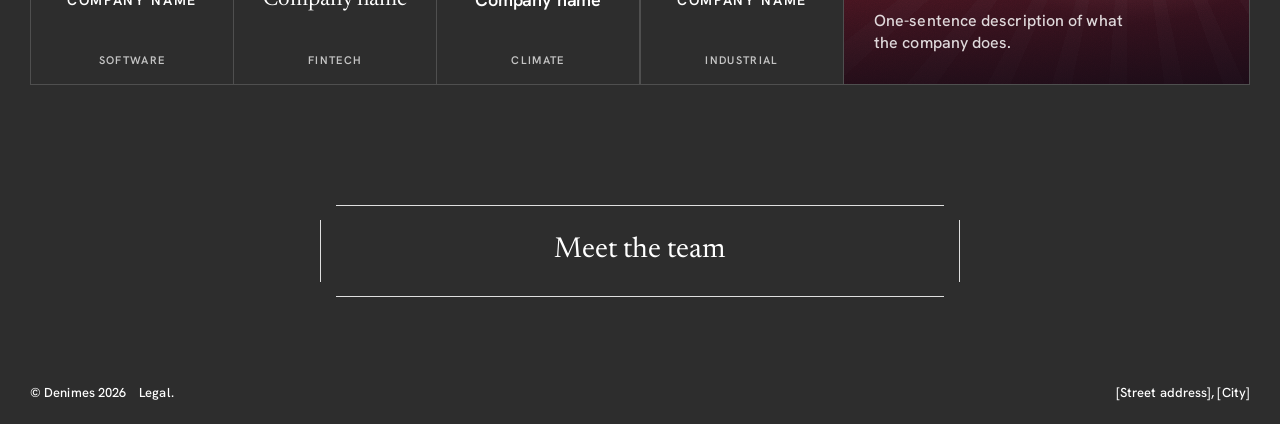
<file: portfolio.html>
<!DOCTYPE html>
<html lang="en" data-theme="dark">
<head>
  <meta charset="utf-8">
  <meta name="viewport" content="width=device-width, initial-scale=1">
  <title>Portfolio — Denimes</title>
  <meta name="description" content="The companies Denimes backs, from early software and fintech teams to health, climate, consumer and industrial businesses. Filter the grid by sector.">
  <meta name="theme-color" content="#2d2d2d">
  <link rel="icon" href="assets/img/favicon.svg" type="image/svg+xml">
  <link rel="preconnect" href="https://fonts.googleapis.com">
  <link rel="preconnect" href="https://fonts.gstatic.com" crossorigin>
  <link rel="stylesheet" href="https://fonts.googleapis.com/css2?family=Hanken+Grotesk:wght@400;500;600&family=Newsreader:ital,opsz,wght@0,6..72,200..800;1,6..72,200..800&display=swap">
  <link rel="stylesheet" href="assets/css/style.css">
  <link rel="stylesheet" href="assets/css/portfolio.css">
  <script>document.documentElement.classList.add("js");</script>
</head>
<body class="page-portfolio">
  <a class="skip-link" href="#main">Skip to content</a>

  <header class="site-header">
    <a class="brand" href="index.html" aria-label="Denimes, home">Denimes</a>
    <span class="header-rule" aria-hidden="true"></span>
    <div class="header-actions">
      <a class="login-link" href="login.html">Login</a>
      <button class="menu-toggle" type="button" aria-controls="site-menu" aria-expanded="false" aria-label="Open menu">
        <span></span><span></span><span></span>
      </button>
    </div>
  </header>

  <nav class="menu-overlay" id="site-menu" aria-label="Main" aria-hidden="true">
    <ul>
      <li><a href="thesis.html">Thesis</a></li>
      <li><a href="portfolio.html">Portfolio</a></li>
      <li><a href="team.html">Team</a></li>
      <li><a href="blog.html">Blog</a></li>
      <li><a href="partners.html">Partners</a></li>
    </ul>
    <div class="menu-meta">
      <span>&copy; Denimes <span data-year>2026</span></span>
      <a href="mailto:hello@example.com" data-placeholder="contact-email">hello@example.com</a>
    </div>
  </nav>

  <main id="main">
    <div class="globe-layer portfolio-globe" aria-hidden="true">
      <canvas data-globe data-color="196,200,210" data-alpha="0.55" data-scale="0.36" data-scale-w="0.8" data-rim="0.4" data-speed="0.04" data-start="-1.2"></canvas>
    </div>

    <section class="portfolio-hero">
      <p class="eyebrow eyebrow-stack reveal">Companies we back</p>
      <h1 class="page-title portfolio-hero__title reveal" style="--reveal-delay: .12s" data-placeholder="sample-copy">
        <span class="line">Teams we stand beside,</span>
        <span class="line">from the first cheque on</span>
      </h1>
    </section>

    <section class="portfolio-directory" aria-labelledby="portfolio-directory-title">
      <h2 class="visually-hidden" id="portfolio-directory-title">Portfolio companies</h2>

      <div class="portfolio-filters reveal" style="--reveal-delay: .24s" role="group" aria-label="Filter companies by sector" data-portfolio-filters>
        <button class="portfolio-filters__button" type="button" data-filter="all" aria-pressed="true">All</button>
        <button class="portfolio-filters__button" type="button" data-filter="software" aria-pressed="false">Software</button>
        <button class="portfolio-filters__button" type="button" data-filter="fintech" aria-pressed="false">Fintech</button>
        <button class="portfolio-filters__button" type="button" data-filter="health" aria-pressed="false">Health</button>
        <button class="portfolio-filters__button" type="button" data-filter="climate" aria-pressed="false">Climate</button>
        <button class="portfolio-filters__button" type="button" data-filter="consumer" aria-pressed="false">Consumer</button>
        <button class="portfolio-filters__button" type="button" data-filter="industrial" aria-pressed="false">Industrial</button>
      </div>
      <p class="visually-hidden" aria-live="polite" data-portfolio-status></p>

      <div class="portfolio-grid-wrap">
        <div class="portfolio-grid" data-portfolio-grid>

          <article class="portfolio-tile" data-sector="fintech" data-placeholder="portfolio-company">
            <div class="portfolio-tile__mark portfolio-tile__mark--row">
              <svg class="portfolio-tile__glyph" viewBox="0 0 48 48" aria-hidden="true" focusable="false"><rect x="7" y="29" width="6" height="12" fill="currentColor" stroke="none"/><rect x="17" y="22" width="6" height="19" fill="currentColor" stroke="none"/><rect x="27" y="15" width="6" height="26" fill="currentColor" stroke="none"/><rect x="37" y="8" width="6" height="33"/></svg>
              <h3 class="portfolio-tile__name">Company name</h3>
            </div>
            <p class="portfolio-tile__sector">Fintech</p>
          </article>

          <article class="portfolio-tile" data-sector="software" data-placeholder="portfolio-company">
            <div class="portfolio-tile__mark">
              <svg class="portfolio-tile__glyph" viewBox="0 0 48 48" aria-hidden="true" focusable="false"><circle cx="24" cy="24" r="19"/><circle cx="24" cy="24" r="12.5"/><circle cx="24" cy="24" r="6" fill="currentColor" stroke="none"/></svg>
              <h3 class="portfolio-tile__name portfolio-tile__name--serif">Company name</h3>
            </div>
            <p class="portfolio-tile__sector">Software</p>
          </article>

          <article class="portfolio-tile" data-sector="consumer" data-placeholder="portfolio-company">
            <div class="portfolio-tile__mark portfolio-tile__mark--row">
              <svg class="portfolio-tile__glyph" viewBox="0 0 48 48" aria-hidden="true" focusable="false"><path d="M22 8a16 16 0 0 0 0 32z" fill="currentColor" stroke="none"/><path d="M26 8a16 16 0 0 1 0 32z"/></svg>
              <h3 class="portfolio-tile__name portfolio-tile__name--caps">Company name</h3>
            </div>
            <p class="portfolio-tile__sector">Consumer</p>
          </article>

          <article class="portfolio-tile" data-sector="industrial" data-placeholder="portfolio-company">
            <div class="portfolio-tile__mark">
              <svg class="portfolio-tile__glyph" viewBox="0 0 48 48" aria-hidden="true" focusable="false"><path d="M5 41h38v-7h-6v-7h-6v-7H17v7h-6v7H5z"/><path d="M17 20h14v-7H17z" fill="currentColor" stroke="none"/></svg>
              <h3 class="portfolio-tile__name">Company name</h3>
            </div>
            <p class="portfolio-tile__sector">Industrial</p>
          </article>

          <article class="portfolio-tile portfolio-tile--featured portfolio-tile--f1" data-sector="software" data-placeholder="portfolio-company">
            <div class="portfolio-tile__art" aria-hidden="true">
              <svg viewBox="0 0 400 400" preserveAspectRatio="xMidYMid slice" focusable="false"><g fill="none" stroke="#fff" stroke-opacity=".16"><circle cx="300" cy="96" r="40"/><circle cx="300" cy="96" r="80"/><circle cx="300" cy="96" r="120"/><circle cx="300" cy="96" r="160"/><circle cx="300" cy="96" r="200"/><circle cx="300" cy="96" r="240"/><circle cx="300" cy="96" r="280"/><circle cx="300" cy="96" r="320"/></g><g fill="#fff" fill-opacity=".5"><circle cx="220" cy="96" r="2.5"/><circle cx="300" cy="216" r="2"/><circle cx="140" cy="200" r="1.5"/><circle cx="360" cy="236" r="1.5"/></g></svg>
            </div>
            <svg class="portfolio-tile__glyph" viewBox="0 0 48 48" aria-hidden="true" focusable="false"><path d="M24 6a18 18 0 1 1-18 18"/><path d="M24 12a12 12 0 1 1-12 12"/><path d="M24 18a6 6 0 1 1-6 6"/></svg>
            <div class="portfolio-tile__body">
              <p class="portfolio-tile__sector">Software</p>
              <h3 class="portfolio-tile__name">Company name</h3>
              <p class="portfolio-tile__desc">One-sentence description of what the company does.</p>
            </div>
          </article>

          <article class="portfolio-tile" data-sector="health" data-placeholder="portfolio-company">
            <div class="portfolio-tile__mark portfolio-tile__mark--row">
              <svg class="portfolio-tile__glyph" viewBox="0 0 48 48" aria-hidden="true" focusable="false"><circle cx="24" cy="15" r="8.5"/><circle cx="33" cy="24" r="8.5"/><circle cx="24" cy="33" r="8.5"/><circle cx="15" cy="24" r="8.5"/></svg>
              <h3 class="portfolio-tile__name portfolio-tile__name--serif">Company name</h3>
            </div>
            <p class="portfolio-tile__sector">Health</p>
          </article>

          <article class="portfolio-tile" data-sector="climate" data-placeholder="portfolio-company">
            <div class="portfolio-tile__mark">
              <svg class="portfolio-tile__glyph" viewBox="0 0 48 48" aria-hidden="true" focusable="false"><path d="M5 15c4.75-4 9.5-4 14.25 0s9.5 4 14.25 0 6.5-3 9.5-1.5"/><path d="M5 24c4.75-4 9.5-4 14.25 0s9.5 4 14.25 0 6.5-3 9.5-1.5"/><path d="M5 33c4.75-4 9.5-4 14.25 0s9.5 4 14.25 0 6.5-3 9.5-1.5"/></svg>
              <h3 class="portfolio-tile__name portfolio-tile__name--caps">Company name</h3>
            </div>
            <p class="portfolio-tile__sector">Climate</p>
          </article>

          <article class="portfolio-tile" data-sector="fintech" data-placeholder="portfolio-company">
            <div class="portfolio-tile__mark">
              <svg class="portfolio-tile__glyph" viewBox="0 0 48 48" aria-hidden="true" focusable="false"><path d="M24 4l7 7-7 7-7-7z" fill="currentColor" stroke="none"/><path d="M37 17l7 7-7 7-7-7z"/><path d="M24 30l7 7-7 7-7-7z" fill="currentColor" stroke="none"/><path d="M11 17l7 7-7 7-7-7z"/></svg>
              <h3 class="portfolio-tile__name portfolio-tile__name--serif">Company name</h3>
            </div>
            <p class="portfolio-tile__sector">Fintech</p>
          </article>

          <article class="portfolio-tile" data-sector="consumer" data-placeholder="portfolio-company">
            <div class="portfolio-tile__mark portfolio-tile__mark--row">
              <svg class="portfolio-tile__glyph" viewBox="0 0 48 48" aria-hidden="true" focusable="false"><circle cx="24" cy="24" r="18"/><circle cx="30" cy="24" r="7.5" fill="currentColor" stroke="none"/></svg>
              <h3 class="portfolio-tile__name">Company name</h3>
            </div>
            <p class="portfolio-tile__sector">Consumer</p>
          </article>

          <article class="portfolio-tile portfolio-tile--featured portfolio-tile--f2" data-sector="climate" data-placeholder="portfolio-company">
            <div class="portfolio-tile__art" aria-hidden="true">
              <svg viewBox="0 0 400 400" preserveAspectRatio="xMidYMid slice" focusable="false"><defs><radialGradient id="portfolio-sun"><stop offset="0" stop-color="#fff4dc"/><stop offset=".6" stop-color="#ffd08a"/><stop offset="1" stop-color="#f29a55"/></radialGradient></defs><g fill="none" stroke="#fff" stroke-opacity=".2"><path d="M0 196h400"/><path d="M0 210h400" stroke-opacity=".15"/><path d="M0 228h400" stroke-opacity=".12"/><path d="M0 252h400" stroke-opacity=".09"/><path d="M0 282h400" stroke-opacity=".07"/><path d="M0 318h400" stroke-opacity=".05"/><path d="M180 196a60 60 0 0 1 120 0"/><path d="M140 196a100 100 0 0 1 200 0" stroke-opacity=".14"/><path d="M100 196a140 140 0 0 1 280 0" stroke-opacity=".09"/></g><path d="M212 196a28 28 0 0 1 56 0z" fill="url(#portfolio-sun)"/></svg>
            </div>
            <svg class="portfolio-tile__glyph" viewBox="0 0 48 48" aria-hidden="true" focusable="false"><path d="M4 38l13-18 9 12 6-8 12 14z"/><circle cx="33" cy="12" r="4" fill="currentColor" stroke="none"/></svg>
            <div class="portfolio-tile__body">
              <p class="portfolio-tile__sector">Climate</p>
              <h3 class="portfolio-tile__name">Company name</h3>
              <p class="portfolio-tile__desc">One-sentence description of what the company does.</p>
            </div>
          </article>

          <article class="portfolio-tile" data-sector="software" data-placeholder="portfolio-company">
            <div class="portfolio-tile__mark">
              <svg class="portfolio-tile__glyph" viewBox="0 0 48 48" aria-hidden="true" focusable="false"><path d="M24 5l16.5 9.5v19L24 43 7.5 33.5v-19z"/><circle cx="24" cy="24" r="4.5" fill="currentColor" stroke="none"/></svg>
              <h3 class="portfolio-tile__name portfolio-tile__name--caps">Company name</h3>
            </div>
            <p class="portfolio-tile__sector">Software</p>
          </article>

          <article class="portfolio-tile" data-sector="industrial" data-placeholder="portfolio-company">
            <div class="portfolio-tile__mark portfolio-tile__mark--row">
              <svg class="portfolio-tile__glyph" viewBox="0 0 48 48" aria-hidden="true" focusable="false"><path d="M17 6v36M31 6v36M6 17h36M6 31h36"/><rect x="17" y="17" width="14" height="14" fill="currentColor" stroke="none"/></svg>
              <h3 class="portfolio-tile__name portfolio-tile__name--serif">Company name</h3>
            </div>
            <p class="portfolio-tile__sector">Industrial</p>
          </article>

          <article class="portfolio-tile" data-sector="fintech" data-placeholder="portfolio-company">
            <div class="portfolio-tile__mark">
              <svg class="portfolio-tile__glyph" viewBox="0 0 48 48" aria-hidden="true" focusable="false"><rect x="11" y="11" width="26" height="26"/><rect x="11" y="11" width="26" height="26" transform="rotate(45 24 24)"/></svg>
              <h3 class="portfolio-tile__name">Company name</h3>
            </div>
            <p class="portfolio-tile__sector">Fintech</p>
          </article>

          <article class="portfolio-tile" data-sector="health" data-placeholder="portfolio-company">
            <div class="portfolio-tile__mark portfolio-tile__mark--row">
              <svg class="portfolio-tile__glyph" viewBox="0 0 48 48" aria-hidden="true" focusable="false"><circle cx="18" cy="24" r="13"/><circle cx="30" cy="24" r="13"/><path d="M24 12.47A13 13 0 0 1 24 35.53 13 13 0 0 1 24 12.47z" fill="currentColor" stroke="none"/></svg>
              <h3 class="portfolio-tile__name portfolio-tile__name--caps">Company name</h3>
            </div>
            <p class="portfolio-tile__sector">Health</p>
          </article>

          <article class="portfolio-tile" data-sector="climate" data-placeholder="portfolio-company">
            <div class="portfolio-tile__mark">
              <svg class="portfolio-tile__glyph" viewBox="0 0 48 48" aria-hidden="true" focusable="false"><path d="M13 33a11 11 0 0 1 22 0" fill="currentColor" stroke="none"/><path d="M5 33h38M11 39h26M24 9v8M12.7 20.7l4.3 4.3M35.3 20.7L31 25M6 22.5l5.5 2M42 22.5l-5.5 2"/></svg>
              <h3 class="portfolio-tile__name portfolio-tile__name--serif">Company name</h3>
            </div>
            <p class="portfolio-tile__sector">Climate</p>
          </article>

          <article class="portfolio-tile" data-sector="consumer" data-placeholder="portfolio-company">
            <div class="portfolio-tile__mark portfolio-tile__mark--row">
              <svg class="portfolio-tile__glyph" viewBox="0 0 48 48" aria-hidden="true" focusable="false"><rect x="6" y="6" width="23" height="23" rx="6"/><rect x="19" y="19" width="23" height="23" rx="6" fill="currentColor" stroke="none"/></svg>
              <h3 class="portfolio-tile__name">Company name</h3>
            </div>
            <p class="portfolio-tile__sector">Consumer</p>
          </article>

          <article class="portfolio-tile" data-sector="software" data-placeholder="portfolio-company">
            <div class="portfolio-tile__mark">
              <svg class="portfolio-tile__glyph" viewBox="0 0 48 48" aria-hidden="true" focusable="false"><path d="M9 9l15 11 15-11M9 19l15 11 15-11M9 29l15 11 15-11"/></svg>
              <h3 class="portfolio-tile__name portfolio-tile__name--caps">Company name</h3>
            </div>
            <p class="portfolio-tile__sector">Software</p>
          </article>

          <article class="portfolio-tile" data-sector="fintech" data-placeholder="portfolio-company">
            <div class="portfolio-tile__mark portfolio-tile__mark--row">
              <svg class="portfolio-tile__glyph" viewBox="0 0 48 48" aria-hidden="true" focusable="false"><path d="M14.05 9h19.9M8.41 15h31.18M6.25 21h35.5M6.25 27h35.5M8.41 33h31.18M14.05 39h19.9" stroke-width="3"/></svg>
              <h3 class="portfolio-tile__name portfolio-tile__name--serif">Company name</h3>
            </div>
            <p class="portfolio-tile__sector">Fintech</p>
          </article>

          <article class="portfolio-tile" data-sector="industrial" data-placeholder="portfolio-company">
            <div class="portfolio-tile__mark">
              <svg class="portfolio-tile__glyph" viewBox="0 0 48 48" aria-hidden="true" focusable="false"><path d="M32 24h11M29.66 29.66l7.77 7.77M24 32v11M18.34 29.66l-7.77 7.77M16 24H5M18.34 18.34l-7.77-7.77M24 16V5M29.66 18.34l7.77-7.77"/><circle cx="24" cy="24" r="4" fill="currentColor" stroke="none"/></svg>
              <h3 class="portfolio-tile__name">Company name</h3>
            </div>
            <p class="portfolio-tile__sector">Industrial</p>
          </article>

          <article class="portfolio-tile" data-sector="climate" data-placeholder="portfolio-company">
            <div class="portfolio-tile__mark portfolio-tile__mark--row">
              <svg class="portfolio-tile__glyph" viewBox="0 0 48 48" aria-hidden="true" focusable="false"><path d="M9 39C9 21 21 9 39 9c0 18-12 30-30 30z"/><path d="M9 39L29 19M17 31v-7M23 25h7"/></svg>
              <h3 class="portfolio-tile__name portfolio-tile__name--caps">Company name</h3>
            </div>
            <p class="portfolio-tile__sector">Climate</p>
          </article>

          <article class="portfolio-tile" data-sector="health" data-placeholder="portfolio-company">
            <div class="portfolio-tile__mark">
              <svg class="portfolio-tile__glyph" viewBox="0 0 48 48" aria-hidden="true" focusable="false"><path d="M24 24V6a18 18 0 0 1 18 18z" fill="currentColor" stroke="none"/><path d="M24 24v18A18 18 0 0 1 6 24z" fill="currentColor" stroke="none"/><path d="M24 24H6A18 18 0 0 1 24 6zM24 24h18a18 18 0 0 1-18 18z"/></svg>
              <h3 class="portfolio-tile__name portfolio-tile__name--serif">Company name</h3>
            </div>
            <p class="portfolio-tile__sector">Health</p>
          </article>

          <article class="portfolio-tile" data-sector="consumer" data-placeholder="portfolio-company">
            <div class="portfolio-tile__mark portfolio-tile__mark--row">
              <svg class="portfolio-tile__glyph" viewBox="0 0 48 48" aria-hidden="true" focusable="false"><ellipse cx="24" cy="24" rx="20" ry="8" transform="rotate(-28 24 24)"/><circle cx="24" cy="24" r="5.5" fill="currentColor" stroke="none"/><circle cx="39.5" cy="15.5" r="2.5" fill="currentColor" stroke="none"/></svg>
              <h3 class="portfolio-tile__name">Company name</h3>
            </div>
            <p class="portfolio-tile__sector">Consumer</p>
          </article>

          <article class="portfolio-tile portfolio-tile--featured portfolio-tile--f3" data-sector="health" data-placeholder="portfolio-company">
            <div class="portfolio-tile__art" aria-hidden="true">
              <svg viewBox="0 0 400 400" preserveAspectRatio="xMidYMid slice" focusable="false"><g fill="none" stroke="#fff" stroke-opacity=".17"><path d="M-20 120C60 60 140 180 220 120s160-60 200 0"/><path d="M-20 150C60 90 140 210 220 150s160-60 200 0"/><path d="M-20 180C60 120 140 240 220 180s160-60 200 0"/><path d="M-20 210C60 150 140 270 220 210s160-60 200 0"/><path d="M-20 240C60 180 140 300 220 240s160-60 200 0"/></g><g fill="#fff" fill-opacity=".45"><circle cx="100" cy="146" r="3"/><circle cx="220" cy="180" r="2"/><circle cx="330" cy="152" r="2.5"/></g></svg>
            </div>
            <svg class="portfolio-tile__glyph" viewBox="0 0 48 48" aria-hidden="true" focusable="false"><path d="M15 5c0 10 18 9 18 19s-18 9-18 19"/><path d="M33 5c0 10-18 9-18 19s18 9 18 19"/><path d="M18 12h12M18 36h12"/></svg>
            <div class="portfolio-tile__body">
              <p class="portfolio-tile__sector">Health</p>
              <h3 class="portfolio-tile__name">Company name</h3>
              <p class="portfolio-tile__desc">One-sentence description of what the company does.</p>
            </div>
          </article>

          <article class="portfolio-tile" data-sector="software" data-placeholder="portfolio-company">
            <div class="portfolio-tile__mark">
              <svg class="portfolio-tile__glyph" viewBox="0 0 48 48" aria-hidden="true" focusable="false" fill="currentColor" stroke="none"><circle cx="9" cy="9" r="1.5"/><circle cx="19" cy="9" r="1.9"/><circle cx="29" cy="9" r="2.3"/><circle cx="39" cy="9" r="2.7"/><circle cx="9" cy="19" r="1.9"/><circle cx="19" cy="19" r="2.3"/><circle cx="29" cy="19" r="2.7"/><circle cx="39" cy="19" r="3.1"/><circle cx="9" cy="29" r="2.3"/><circle cx="19" cy="29" r="2.7"/><circle cx="29" cy="29" r="3.1"/><circle cx="39" cy="29" r="3.5"/><circle cx="9" cy="39" r="2.7"/><circle cx="19" cy="39" r="3.1"/><circle cx="29" cy="39" r="3.5"/><circle cx="39" cy="39" r="4"/></svg>
              <h3 class="portfolio-tile__name portfolio-tile__name--caps">Company name</h3>
            </div>
            <p class="portfolio-tile__sector">Software</p>
          </article>

          <article class="portfolio-tile" data-sector="fintech" data-placeholder="portfolio-company">
            <div class="portfolio-tile__mark portfolio-tile__mark--row">
              <svg class="portfolio-tile__glyph" viewBox="0 0 48 48" aria-hidden="true" focusable="false"><path d="M24 6l18 33H6z"/><path d="M24 23l8 14H16z" fill="currentColor" stroke="none"/></svg>
              <h3 class="portfolio-tile__name portfolio-tile__name--serif">Company name</h3>
            </div>
            <p class="portfolio-tile__sector">Fintech</p>
          </article>

          <article class="portfolio-tile" data-sector="climate" data-placeholder="portfolio-company">
            <div class="portfolio-tile__mark">
              <svg class="portfolio-tile__glyph" viewBox="0 0 48 48" aria-hidden="true" focusable="false"><path d="M28 7.5A17 17 0 1 0 28 40.5 20 20 0 0 1 28 7.5z" fill="currentColor" stroke="none"/><circle cx="36" cy="17" r="2"/><circle cx="40" cy="28" r="1.5"/></svg>
              <h3 class="portfolio-tile__name">Company name</h3>
            </div>
            <p class="portfolio-tile__sector">Climate</p>
          </article>

          <article class="portfolio-tile" data-sector="industrial" data-placeholder="portfolio-company">
            <div class="portfolio-tile__mark portfolio-tile__mark--row">
              <svg class="portfolio-tile__glyph" viewBox="0 0 48 48" aria-hidden="true" focusable="false"><rect x="7" y="7" width="34" height="34"/><circle cx="24" cy="24" r="11"/><path d="M7 41L41 7"/></svg>
              <h3 class="portfolio-tile__name portfolio-tile__name--caps">Company name</h3>
            </div>
            <p class="portfolio-tile__sector">Industrial</p>
          </article>

        </div>
      </div>
    </section>

    <section class="up-next" aria-labelledby="portfolio-next-title">
      <h2 class="visually-hidden" id="portfolio-next-title">Up next</h2>
      <a class="bracket-link bracket-link--serif reveal" href="team.html">Meet the team</a>
    </section>
  </main>

  <footer class="site-footer">
    <div class="footer-left">
      <span>&copy; Denimes <span data-year>2026</span></span>
      <a class="legal-link" href="legal.html">Legal.</a>
    </div>
    <address data-placeholder="address">[Street address], [City]</address>
  </footer>

  <script src="assets/js/globe-data.js"></script>
  <script src="assets/js/main.js"></script>
  <script src="assets/js/portfolio.js"></script>
</body>
</html>
</file>
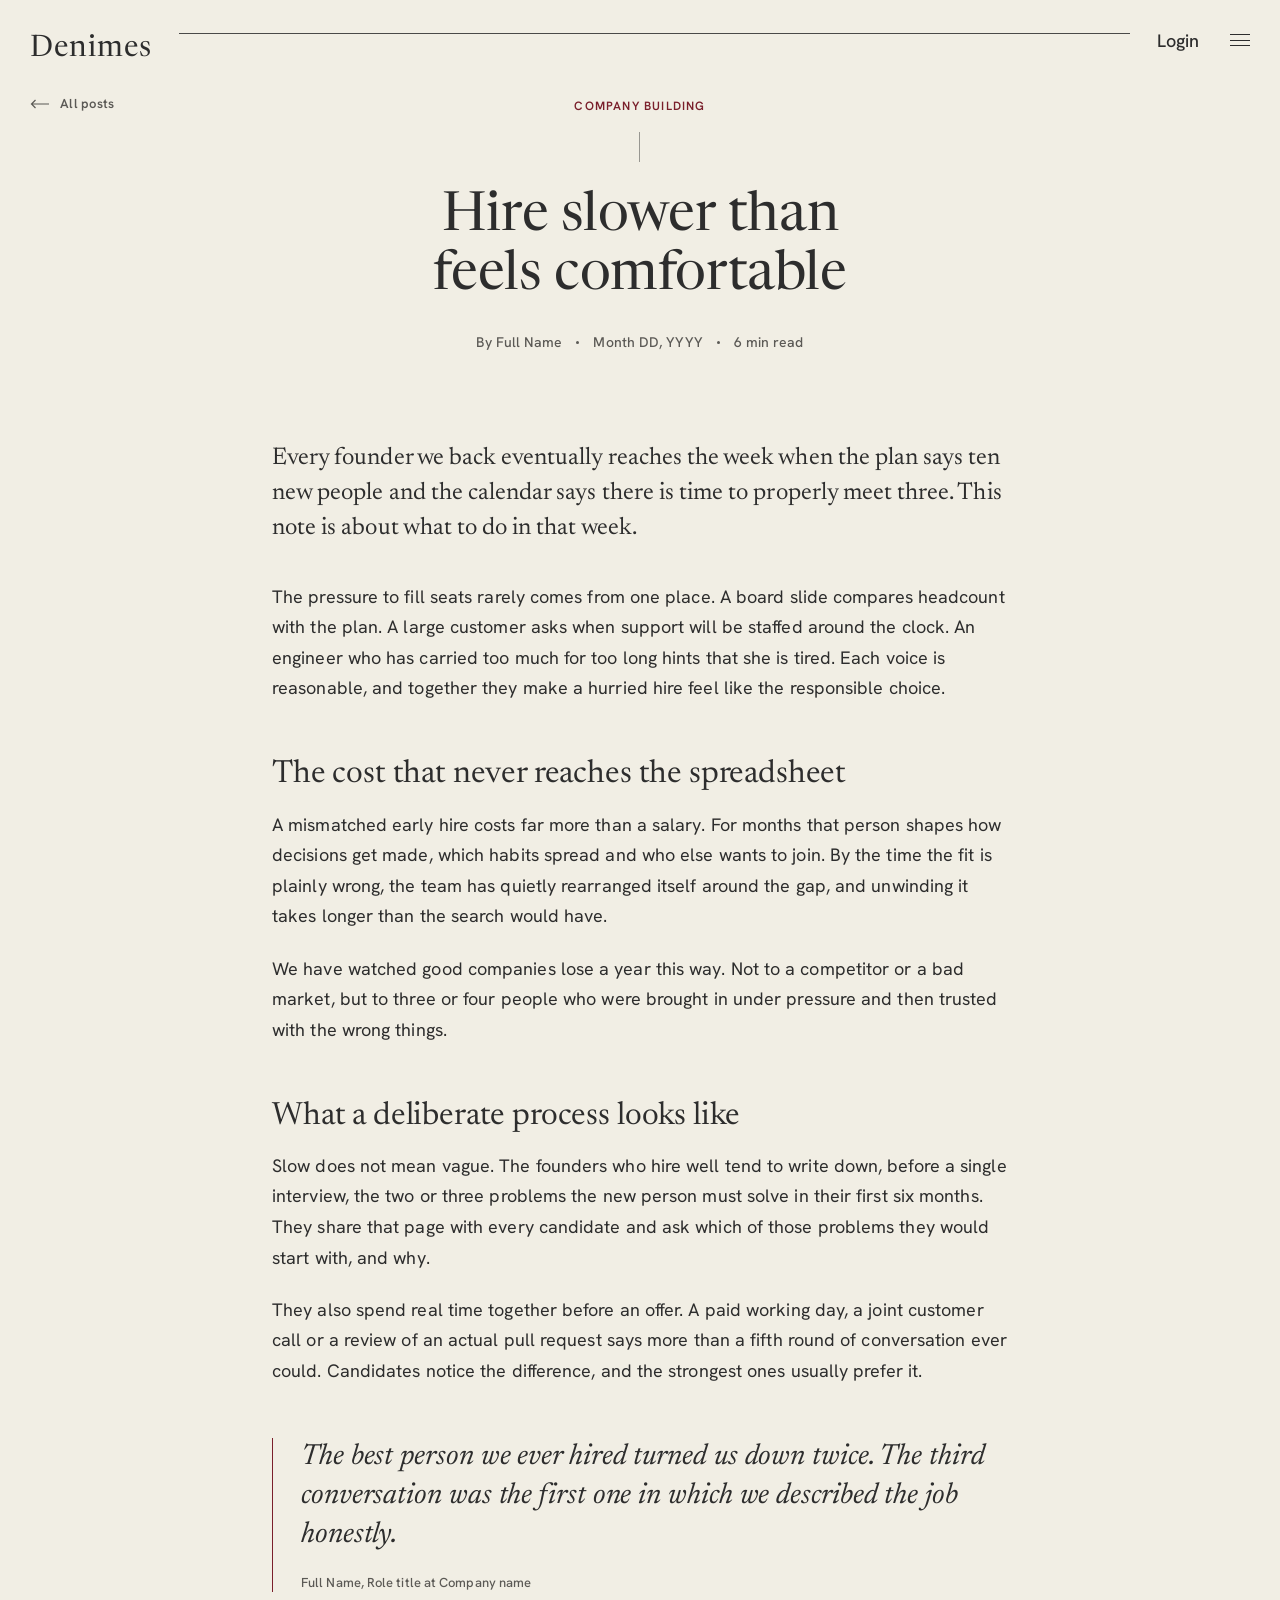
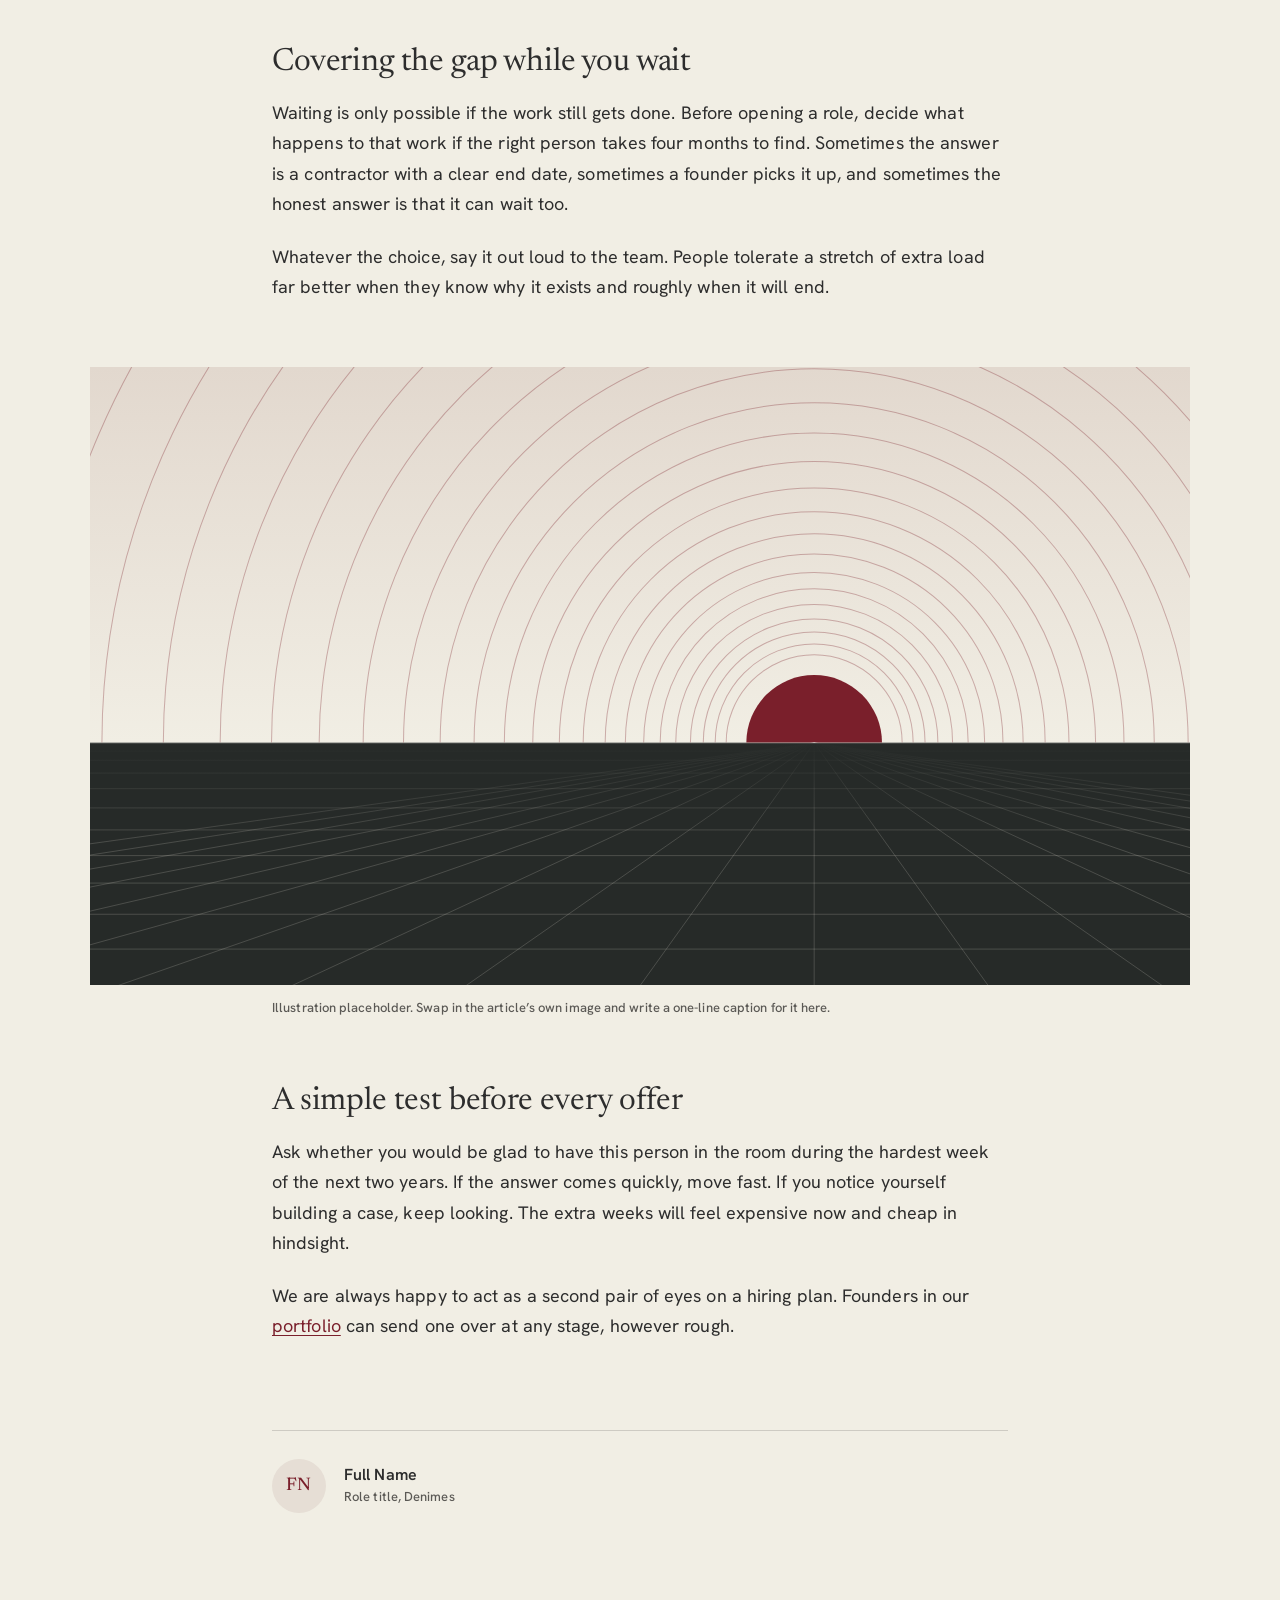
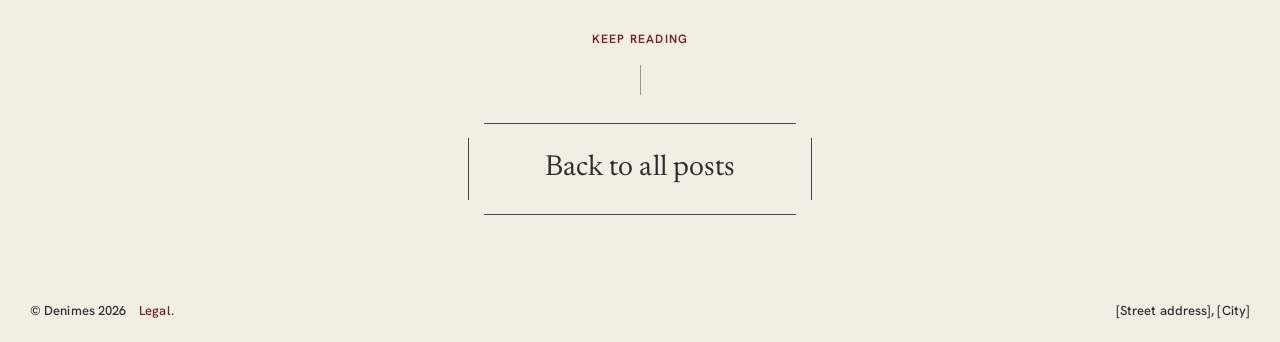
<file: post.html>
<!DOCTYPE html>
<html lang="en" data-theme="light">
<head>
  <meta charset="utf-8">
  <meta name="viewport" content="width=device-width, initial-scale=1">
  <title>Hire slower than feels comfortable — Denimes</title>
  <meta name="description" content="A sample essay from the Denimes blog on taking more time over early hires, and on keeping the work moving while the right person is found.">
  <meta name="theme-color" content="#f1eee4">
  <link rel="icon" href="assets/img/favicon.svg" type="image/svg+xml">
  <link rel="preconnect" href="https://fonts.googleapis.com">
  <link rel="preconnect" href="https://fonts.gstatic.com" crossorigin>
  <link rel="stylesheet" href="https://fonts.googleapis.com/css2?family=Hanken+Grotesk:wght@400;500;600&family=Newsreader:ital,opsz,wght@0,6..72,200..800;1,6..72,200..800&display=swap">
  <link rel="stylesheet" href="assets/css/style.css">
  <link rel="stylesheet" href="assets/css/blog.css">
  <script>document.documentElement.classList.add("js");</script>
</head>
<body class="page-post">
  <a class="skip-link" href="#main">Skip to content</a>

  <header class="site-header">
    <a class="brand" href="index.html" aria-label="Denimes, home">Denimes</a>
    <span class="header-rule" aria-hidden="true"></span>
    <div class="header-actions">
      <a class="login-link" href="login.html">Login</a>
      <button class="menu-toggle" type="button" aria-controls="site-menu" aria-expanded="false" aria-label="Open menu">
        <span></span><span></span><span></span>
      </button>
    </div>
  </header>

  <nav class="menu-overlay" id="site-menu" aria-label="Main" aria-hidden="true">
    <ul>
      <li><a href="thesis.html">Thesis</a></li>
      <li><a href="portfolio.html">Portfolio</a></li>
      <li><a href="team.html">Team</a></li>
      <li><a href="blog.html" aria-current="page">Blog</a></li>
      <li><a href="partners.html">Partners</a></li>
    </ul>
    <div class="menu-meta">
      <span>&copy; Denimes <span data-year>2026</span></span>
      <a href="mailto:hello@example.com" data-placeholder="contact-email">hello@example.com</a>
    </div>
  </nav>

  <main id="main">
    <article class="post" data-placeholder="blog-post" aria-labelledby="post-title">
      <header class="post-hero">
        <a class="post-back reveal-fade" href="blog.html">
          <svg class="post-back__arrow" viewBox="0 0 20 10" aria-hidden="true" focusable="false"><path d="M19 5H1.5M5.5 1 1.5 5l4 4" fill="none" stroke="currentColor" stroke-width="1.2"/></svg>
          All posts
        </a>

        <p class="eyebrow eyebrow-stack post-hero__eyebrow reveal" data-placeholder="post-category">Company building</p>
        <h1 class="page-title post-hero__title reveal" id="post-title" style="--reveal-delay: .1s" data-placeholder="sample-copy">Hire slower than feels comfortable</h1>

        <p class="post-hero__meta reveal" style="--reveal-delay: .2s">
          <span>By <span data-placeholder="post-author">Full Name</span></span>
          <span class="post-hero__dot" aria-hidden="true"></span>
          <span data-placeholder="post-date">Month DD, YYYY</span>
          <span class="post-hero__dot" aria-hidden="true"></span>
          <span data-placeholder="read-time">6 min read</span>
        </p>
      </header>

      <div class="post-body" data-placeholder="sample-copy">
        <p class="lead post-body__lead">Every founder we back eventually reaches the week when the plan says ten new people and the calendar says there is time to properly meet three. This note is about what to do in that week.</p>

        <p>The pressure to fill seats rarely comes from one place. A board slide compares headcount with the plan. A large customer asks when support will be staffed around the clock. An engineer who has carried too much for too long hints that she is tired. Each voice is reasonable, and together they make a hurried hire feel like the responsible choice.</p>

        <h2>The cost that never reaches the spreadsheet</h2>

        <p>A mismatched early hire costs far more than a salary. For months that person shapes how decisions get made, which habits spread and who else wants to join. By the time the fit is plainly wrong, the team has quietly rearranged itself around the gap, and unwinding it takes longer than the search would have.</p>

        <p>We have watched good companies lose a year this way. Not to a competitor or a bad market, but to three or four people who were brought in under pressure and then trusted with the wrong things.</p>

        <h2>What a deliberate process looks like</h2>

        <p>Slow does not mean vague. The founders who hire well tend to write down, before a single interview, the two or three problems the new person must solve in their first six months. They share that page with every candidate and ask which of those problems they would start with, and why.</p>

        <p>They also spend real time together before an offer. A paid working day, a joint customer call or a review of an actual pull request says more than a fifth round of conversation ever could. Candidates notice the difference, and the strongest ones usually prefer it.</p>

        <figure class="post-quote">
          <blockquote>
            <p>The best person we ever hired turned us down twice. The third conversation was the first one in which we described the job honestly.</p>
          </blockquote>
          <figcaption data-placeholder="quote-source">Full Name, Role title at Company name</figcaption>
        </figure>

        <h2>Covering the gap while you wait</h2>

        <p>Waiting is only possible if the work still gets done. Before opening a role, decide what happens to that work if the right person takes four months to find. Sometimes the answer is a contractor with a clear end date, sometimes a founder picks it up, and sometimes the honest answer is that it can wait too.</p>

        <p>Whatever the choice, say it out loud to the team. People tolerate a stretch of extra load far better when they know why it exists and roughly when it will end.</p>

        <figure class="post-figure" data-placeholder="post-image">
          <div class="post-figure__frame">
            <svg class="post-figure__art" viewBox="0 0 1200 675" preserveAspectRatio="xMidYMid slice" aria-hidden="true" focusable="false">
              <defs>
                <linearGradient id="post-art-sky" x1="0" y1="0" x2="0" y2="1"><stop offset="0" stop-color="#e2d8ce"/><stop offset="1" stop-color="#f1eee4"/></linearGradient>
                <linearGradient id="post-art-haze" x1="0" y1="0" x2="0" y2="1"><stop offset="0" stop-color="#262a28"/><stop offset="1" stop-color="#262a28" stop-opacity="0"/></linearGradient>
              </defs>
              <rect width="1200" height="410" fill="url(#post-art-sky)"/>
              <rect y="410" width="1200" height="265" fill="#262a28"/>
              <path d="M694 410a96 96 0 0 1 192 0M682 410a108 108 0 0 1 216 0M669 410a121 121 0 0 1 242 0M655 410a135 135 0 0 1 270 0M639 410a151 151 0 0 1 302 0M622 410a168 168 0 0 1 336 0M604 410a186 186 0 0 1 372 0M584 410a206 206 0 0 1 412 0M562 410a228 228 0 0 1 456 0M538 410a252 252 0 0 1 504 0M512 410a278 278 0 0 1 556 0M483 410a307 307 0 0 1 614 0M452 410a338 338 0 0 1 676 0M419 410a371 371 0 0 1 742 0M382 410a408 408 0 0 1 816 0M342 410a448 448 0 0 1 896 0M298 410a492 492 0 0 1 984 0M250 410a540 540 0 0 1 1080 0M198 410a592 592 0 0 1 1184 0M142 410a648 648 0 0 1 1296 0M80 410a710 710 0 0 1 1420 0M13 410a777 777 0 0 1 1554 0M-60 410a850 850 0 0 1 1700 0M-140 410a930 930 0 0 1 1860 0" fill="none" stroke="#7a1f2b" stroke-opacity=".32" stroke-width="1.1"/>
              <path d="M716 410A74 74 0 0 1 864 410Z" fill="#7a1f2b"/>
              <path d="M0 412H1200M0 419H1200M0 429H1200M0 443H1200M0 460H1200M0 481H1200M0 505H1200M0 533H1200M0 563H1200M0 597H1200M0 635H1200M0 675H1200M790 410L-1110 675M790 410L-920 675M790 410L-730 675M790 410L-540 675M790 410L-350 675M790 410L-160 675M790 410L30 675M790 410L220 675M790 410L410 675M790 410L600 675M790 410L790 675M790 410L980 675M790 410L1170 675M790 410L1360 675M790 410L1550 675M790 410L1740 675M790 410L1930 675M790 410L2120 675M790 410L2310 675M790 410L2500 675M790 410L2690 675" fill="none" stroke="#f1eee4" stroke-opacity=".2"/>
              <rect y="410" width="1200" height="110" fill="url(#post-art-haze)"/>
              <path d="M0 410H1200" stroke="#f1eee4" stroke-opacity=".45"/>
            </svg>
          </div>
          <figcaption class="post-figure__caption">Illustration placeholder. Swap in the article&rsquo;s own image and write a one-line caption for it here.</figcaption>
        </figure>

        <h2>A simple test before every offer</h2>

        <p>Ask whether you would be glad to have this person in the room during the hardest week of the next two years. If the answer comes quickly, move fast. If you notice yourself building a case, keep looking. The extra weeks will feel expensive now and cheap in hindsight.</p>

        <p>We are always happy to act as a second pair of eyes on a hiring plan. Founders in our <a href="portfolio.html">portfolio</a> can send one over at any stage, however rough.</p>
      </div>

      <footer class="post-author" data-placeholder="author">
        <span class="post-author__avatar" aria-hidden="true">FN</span>
        <div class="post-author__text">
          <p class="post-author__name">Full Name</p>
          <p class="post-author__role">Role title, Denimes</p>
        </div>
      </footer>
    </article>

    <div class="up-next post-next">
      <p class="eyebrow eyebrow-stack post-next__eyebrow reveal">Keep reading</p>
      <a class="bracket-link bracket-link--serif reveal" style="--reveal-delay: .15s" href="blog.html">Back to all posts</a>
    </div>
  </main>

  <footer class="site-footer">
    <div class="footer-left">
      <span>&copy; Denimes <span data-year>2026</span></span>
      <a class="legal-link" href="legal.html">Legal.</a>
    </div>
    <address data-placeholder="address">[Street address], [City]</address>
  </footer>

  <script src="assets/js/globe-data.js"></script>
  <script src="assets/js/main.js"></script>
  <script src="assets/js/blog.js"></script>
</body>
</html>
</file>
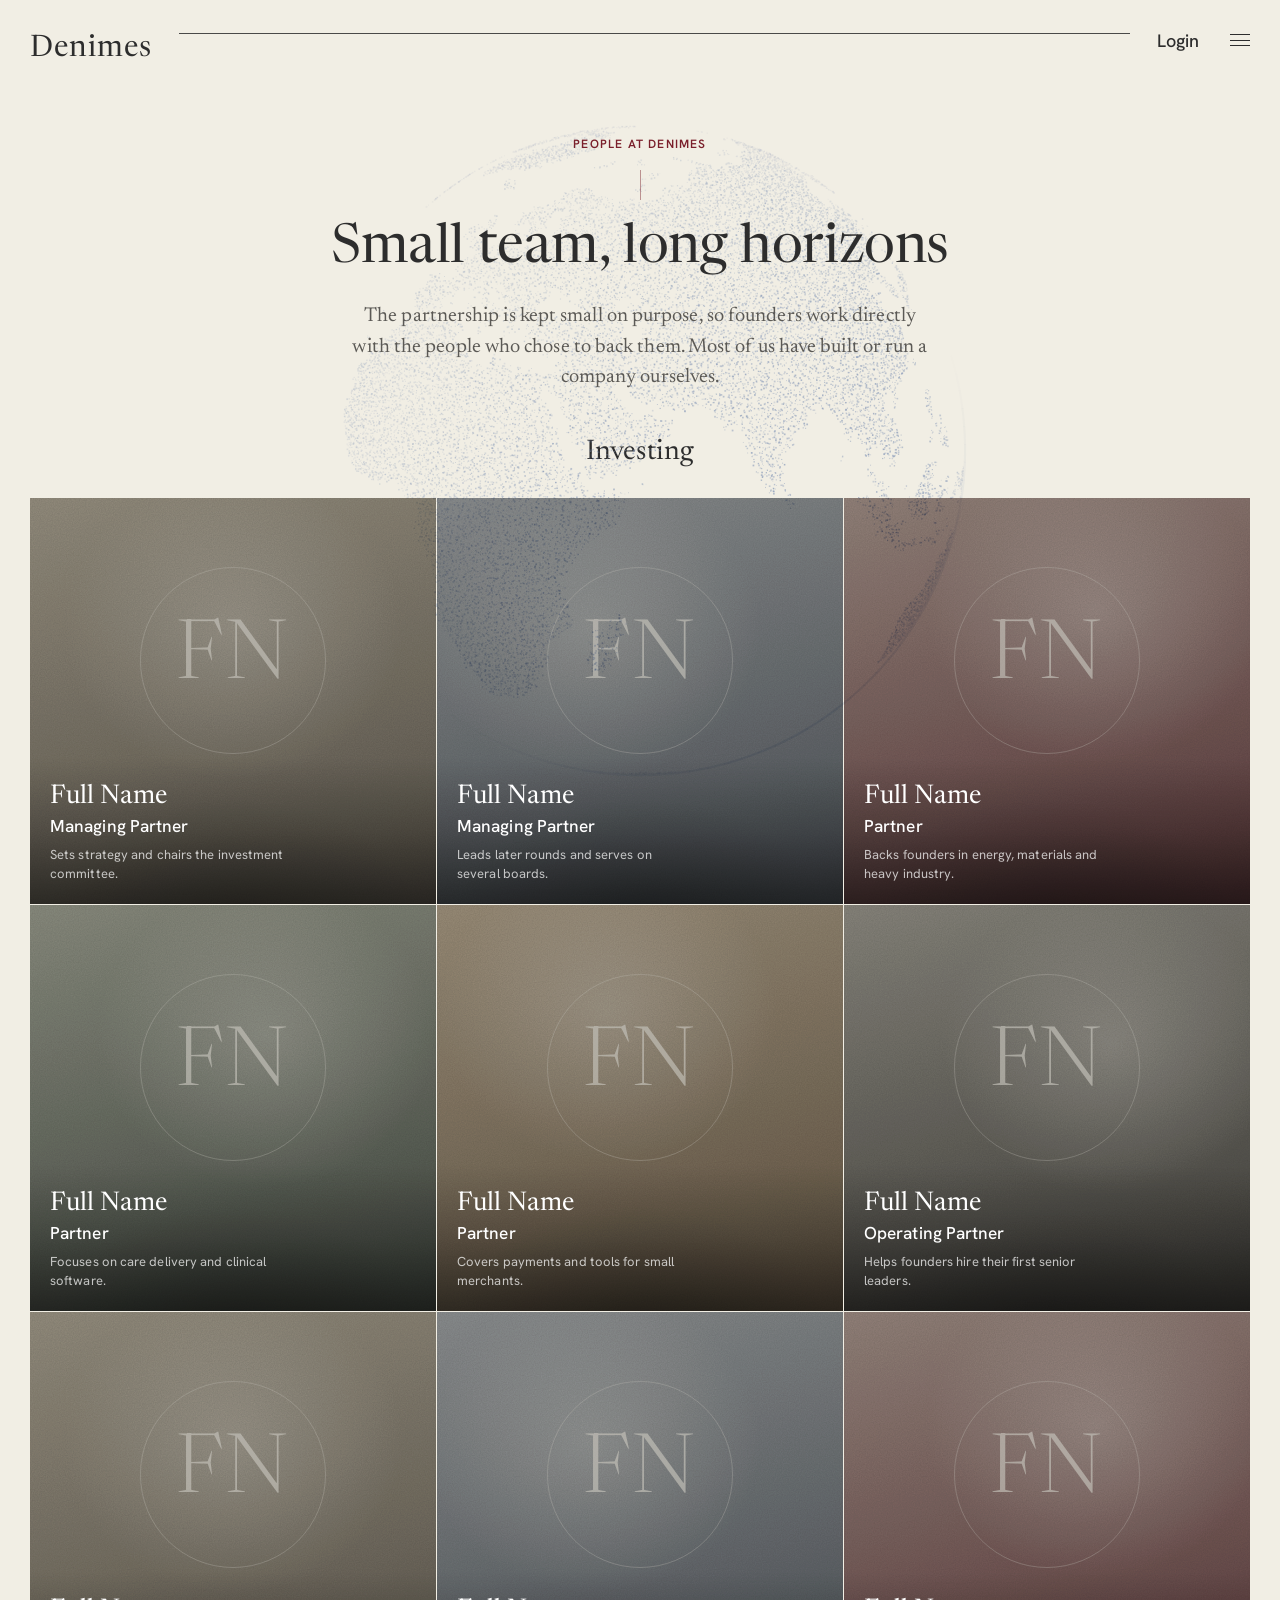
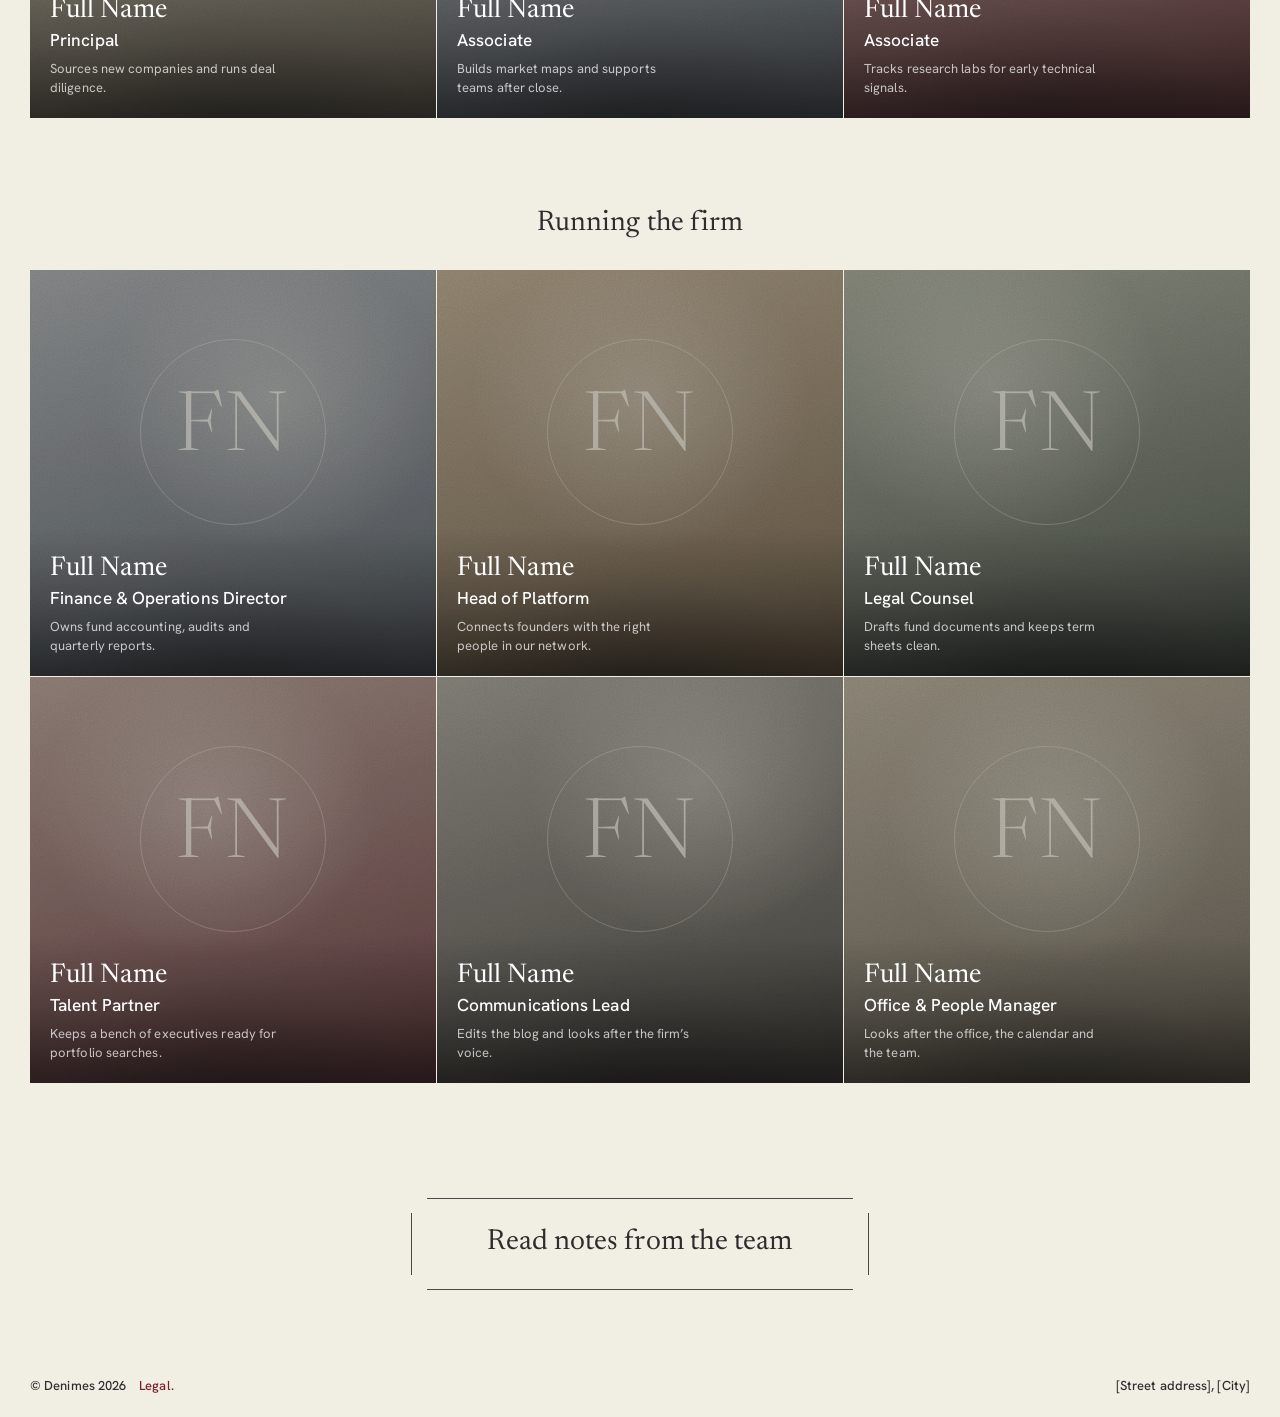
<file: team.html>
<!DOCTYPE html>
<html lang="en" data-theme="light">
<head>
  <meta charset="utf-8">
  <meta name="viewport" content="width=device-width, initial-scale=1">
  <title>Team — Denimes</title>
  <meta name="description" content="Meet the Denimes team: the investors who lead our rounds and the people who keep the firm running for the founders we back.">
  <meta name="theme-color" content="#f1eee4">
  <link rel="icon" href="assets/img/favicon.svg" type="image/svg+xml">
  <link rel="preconnect" href="https://fonts.googleapis.com">
  <link rel="preconnect" href="https://fonts.gstatic.com" crossorigin>
  <link rel="stylesheet" href="https://fonts.googleapis.com/css2?family=Hanken+Grotesk:wght@400;500;600&family=Newsreader:ital,opsz,wght@0,6..72,200..800;1,6..72,200..800&display=swap">
  <link rel="stylesheet" href="assets/css/style.css">
  <link rel="stylesheet" href="assets/css/team.css">
  <script>document.documentElement.classList.add("js");</script>
</head>
<body class="page-team">
  <a class="skip-link" href="#main">Skip to content</a>

  <header class="site-header">
    <a class="brand" href="index.html" aria-label="Denimes, home">Denimes</a>
    <span class="header-rule" aria-hidden="true"></span>
    <div class="header-actions">
      <a class="login-link" href="login.html">Login</a>
      <button class="menu-toggle" type="button" aria-controls="site-menu" aria-expanded="false" aria-label="Open menu">
        <span></span><span></span><span></span>
      </button>
    </div>
  </header>

  <nav class="menu-overlay" id="site-menu" aria-label="Main" aria-hidden="true">
    <ul>
      <li><a href="thesis.html">Thesis</a></li>
      <li><a href="portfolio.html">Portfolio</a></li>
      <li><a href="team.html">Team</a></li>
      <li><a href="blog.html">Blog</a></li>
      <li><a href="partners.html">Partners</a></li>
    </ul>
    <div class="menu-meta">
      <span>&copy; Denimes <span data-year>2026</span></span>
      <a href="mailto:hello@example.com" data-placeholder="contact-email">hello@example.com</a>
    </div>
  </nav>

  <main id="main">
    <section class="team-hero" aria-labelledby="team-title">
      <div class="globe-layer team-hero__globe" aria-hidden="true">
        <canvas data-globe data-color="122,142,178" data-alpha="0.62" data-scale="0.36" data-scale-w="0.5" data-rim="0.2" data-speed="0.035" data-start="-0.6"></canvas>
      </div>

      <div class="team-hero__inner">
        <p class="eyebrow eyebrow-stack team-hero__eyebrow reveal">People at Denimes</p>
        <h1 class="page-title team-hero__title reveal" id="team-title" style="--reveal-delay: .1s">Small team, long horizons</h1>
        <p class="team-hero__intro reveal" style="--reveal-delay: .2s" data-placeholder="sample-copy">The partnership is kept small on purpose, so founders work directly with the people who chose to back them. Most of us have built or run a company ourselves.</p>
      </div>
    </section>

    <section class="team-group" aria-labelledby="team-investing">
      <h2 class="team-group__title reveal" id="team-investing">Investing</h2>

      <ul class="team-grid" role="list">
        <li class="team-card reveal" data-placeholder="team-member">
          <div class="team-card__portrait" aria-hidden="true"><span class="team-card__initials">FN</span></div>
          <div class="team-card__text">
            <h3 class="team-card__name">Full Name</h3>
            <p class="team-card__role">Managing Partner</p>
            <p class="team-card__bio" data-placeholder="sample-copy">Sets strategy and chairs the investment committee.</p>
          </div>
        </li>
        <li class="team-card reveal" data-placeholder="team-member">
          <div class="team-card__portrait" aria-hidden="true"><span class="team-card__initials">FN</span></div>
          <div class="team-card__text">
            <h3 class="team-card__name">Full Name</h3>
            <p class="team-card__role">Managing Partner</p>
            <p class="team-card__bio" data-placeholder="sample-copy">Leads later rounds and serves on several boards.</p>
          </div>
        </li>
        <li class="team-card reveal" data-placeholder="team-member">
          <div class="team-card__portrait" aria-hidden="true"><span class="team-card__initials">FN</span></div>
          <div class="team-card__text">
            <h3 class="team-card__name">Full Name</h3>
            <p class="team-card__role">Partner</p>
            <p class="team-card__bio" data-placeholder="sample-copy">Backs founders in energy, materials and heavy industry.</p>
          </div>
        </li>
        <li class="team-card reveal" data-placeholder="team-member">
          <div class="team-card__portrait" aria-hidden="true"><span class="team-card__initials">FN</span></div>
          <div class="team-card__text">
            <h3 class="team-card__name">Full Name</h3>
            <p class="team-card__role">Partner</p>
            <p class="team-card__bio" data-placeholder="sample-copy">Focuses on care delivery and clinical software.</p>
          </div>
        </li>
        <li class="team-card reveal" data-placeholder="team-member">
          <div class="team-card__portrait" aria-hidden="true"><span class="team-card__initials">FN</span></div>
          <div class="team-card__text">
            <h3 class="team-card__name">Full Name</h3>
            <p class="team-card__role">Partner</p>
            <p class="team-card__bio" data-placeholder="sample-copy">Covers payments and tools for small merchants.</p>
          </div>
        </li>
        <li class="team-card reveal" data-placeholder="team-member">
          <div class="team-card__portrait" aria-hidden="true"><span class="team-card__initials">FN</span></div>
          <div class="team-card__text">
            <h3 class="team-card__name">Full Name</h3>
            <p class="team-card__role">Operating Partner</p>
            <p class="team-card__bio" data-placeholder="sample-copy">Helps founders hire their first senior leaders.</p>
          </div>
        </li>
        <li class="team-card reveal" data-placeholder="team-member">
          <div class="team-card__portrait" aria-hidden="true"><span class="team-card__initials">FN</span></div>
          <div class="team-card__text">
            <h3 class="team-card__name">Full Name</h3>
            <p class="team-card__role">Principal</p>
            <p class="team-card__bio" data-placeholder="sample-copy">Sources new companies and runs deal diligence.</p>
          </div>
        </li>
        <li class="team-card reveal" data-placeholder="team-member">
          <div class="team-card__portrait" aria-hidden="true"><span class="team-card__initials">FN</span></div>
          <div class="team-card__text">
            <h3 class="team-card__name">Full Name</h3>
            <p class="team-card__role">Associate</p>
            <p class="team-card__bio" data-placeholder="sample-copy">Builds market maps and supports teams after close.</p>
          </div>
        </li>
        <li class="team-card reveal" data-placeholder="team-member">
          <div class="team-card__portrait" aria-hidden="true"><span class="team-card__initials">FN</span></div>
          <div class="team-card__text">
            <h3 class="team-card__name">Full Name</h3>
            <p class="team-card__role">Associate</p>
            <p class="team-card__bio" data-placeholder="sample-copy">Tracks research labs for early technical signals.</p>
          </div>
        </li>
      </ul>
    </section>

    <section class="team-group team-group--firm" aria-labelledby="team-firm">
      <h2 class="team-group__title reveal" id="team-firm">Running the firm</h2>

      <ul class="team-grid" role="list">
        <li class="team-card reveal" data-placeholder="team-member">
          <div class="team-card__portrait" aria-hidden="true"><span class="team-card__initials">FN</span></div>
          <div class="team-card__text">
            <h3 class="team-card__name">Full Name</h3>
            <p class="team-card__role">Finance &amp; Operations Director</p>
            <p class="team-card__bio" data-placeholder="sample-copy">Owns fund accounting, audits and quarterly reports.</p>
          </div>
        </li>
        <li class="team-card reveal" data-placeholder="team-member">
          <div class="team-card__portrait" aria-hidden="true"><span class="team-card__initials">FN</span></div>
          <div class="team-card__text">
            <h3 class="team-card__name">Full Name</h3>
            <p class="team-card__role">Head of Platform</p>
            <p class="team-card__bio" data-placeholder="sample-copy">Connects founders with the right people in our network.</p>
          </div>
        </li>
        <li class="team-card reveal" data-placeholder="team-member">
          <div class="team-card__portrait" aria-hidden="true"><span class="team-card__initials">FN</span></div>
          <div class="team-card__text">
            <h3 class="team-card__name">Full Name</h3>
            <p class="team-card__role">Legal Counsel</p>
            <p class="team-card__bio" data-placeholder="sample-copy">Drafts fund documents and keeps term sheets clean.</p>
          </div>
        </li>
        <li class="team-card reveal" data-placeholder="team-member">
          <div class="team-card__portrait" aria-hidden="true"><span class="team-card__initials">FN</span></div>
          <div class="team-card__text">
            <h3 class="team-card__name">Full Name</h3>
            <p class="team-card__role">Talent Partner</p>
            <p class="team-card__bio" data-placeholder="sample-copy">Keeps a bench of executives ready for portfolio searches.</p>
          </div>
        </li>
        <li class="team-card reveal" data-placeholder="team-member">
          <div class="team-card__portrait" aria-hidden="true"><span class="team-card__initials">FN</span></div>
          <div class="team-card__text">
            <h3 class="team-card__name">Full Name</h3>
            <p class="team-card__role">Communications Lead</p>
            <p class="team-card__bio" data-placeholder="sample-copy">Edits the blog and looks after the firm&rsquo;s voice.</p>
          </div>
        </li>
        <li class="team-card reveal" data-placeholder="team-member">
          <div class="team-card__portrait" aria-hidden="true"><span class="team-card__initials">FN</span></div>
          <div class="team-card__text">
            <h3 class="team-card__name">Full Name</h3>
            <p class="team-card__role">Office &amp; People Manager</p>
            <p class="team-card__bio" data-placeholder="sample-copy">Looks after the office, the calendar and the team.</p>
          </div>
        </li>
      </ul>
    </section>

    <section class="up-next" aria-label="Up next">
      <a class="bracket-link bracket-link--serif reveal" href="blog.html">Read notes from the team</a>
    </section>
  </main>

  <footer class="site-footer">
    <div class="footer-left">
      <span>&copy; Denimes <span data-year>2026</span></span>
      <a class="legal-link" href="legal.html">Legal.</a>
    </div>
    <address data-placeholder="address">[Street address], [City]</address>
  </footer>

  <script src="assets/js/globe-data.js"></script>
  <script src="assets/js/main.js"></script>
</body>
</html>
</file>
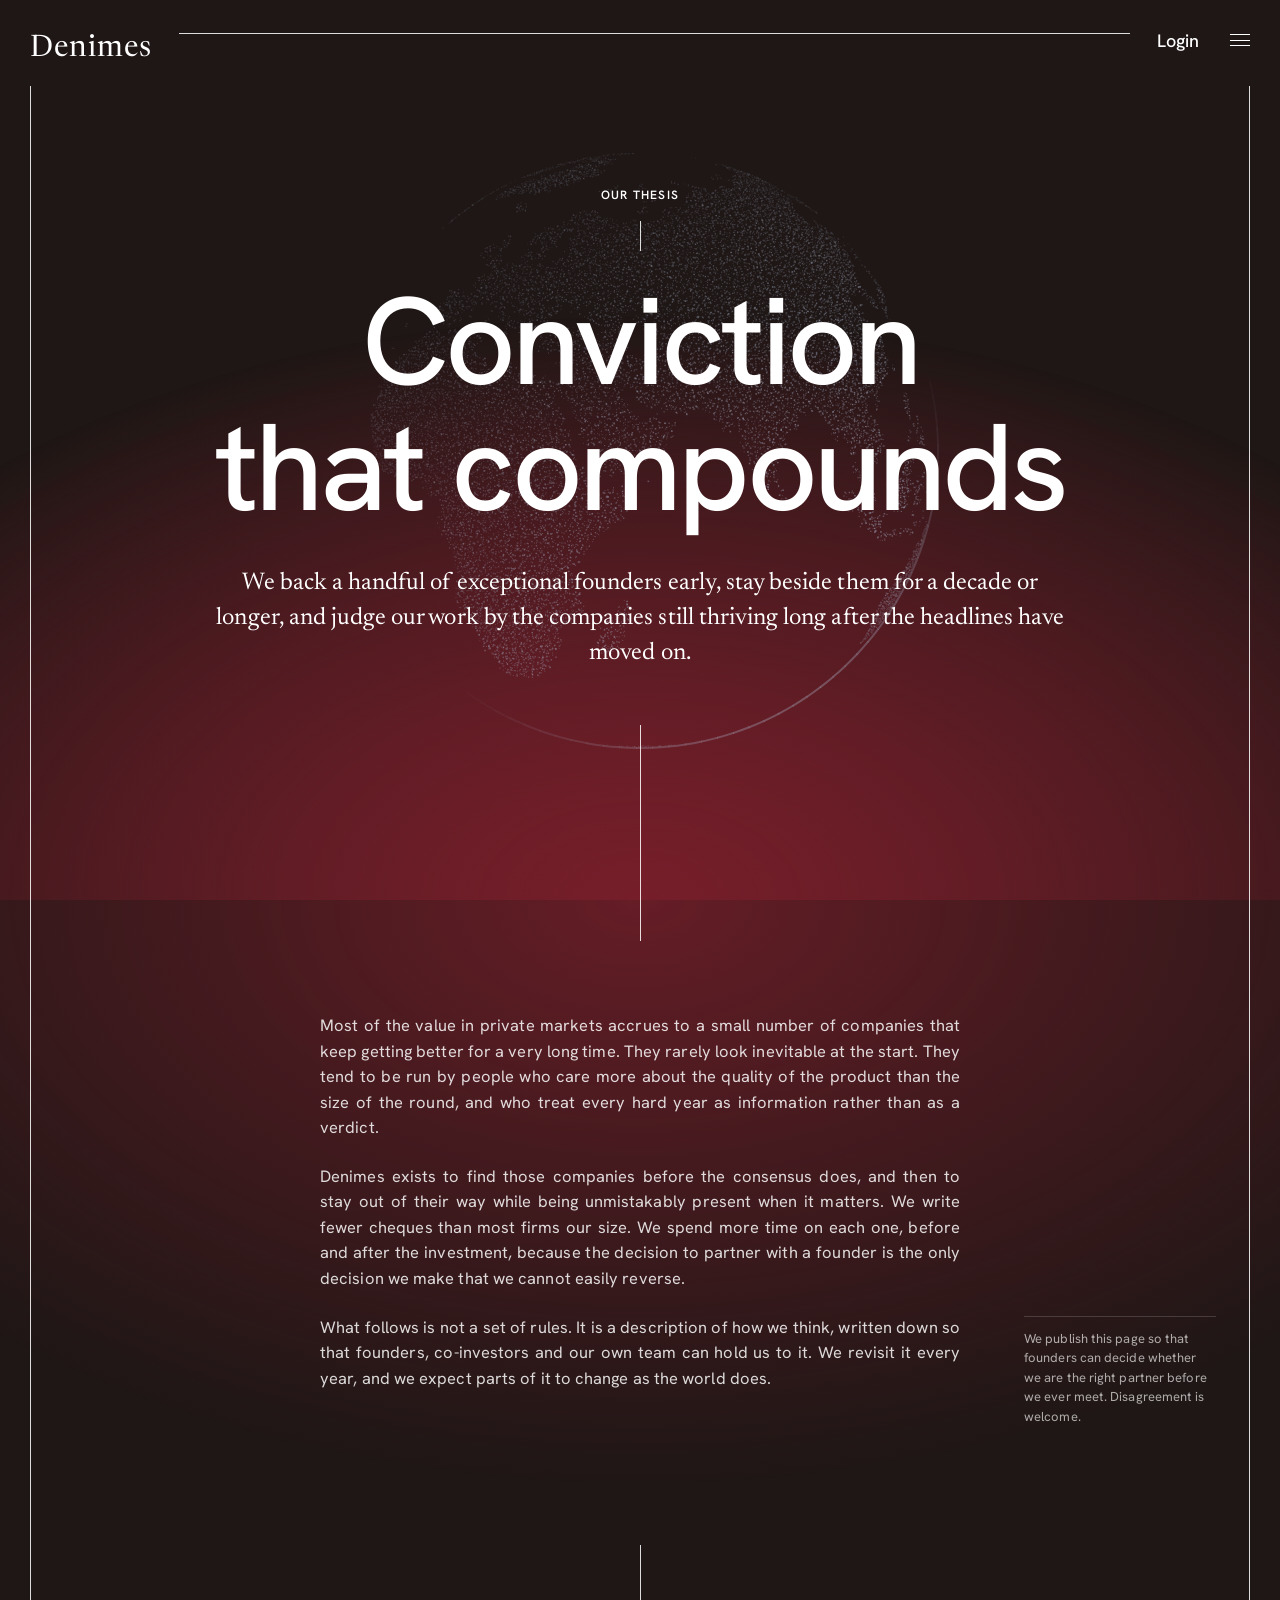
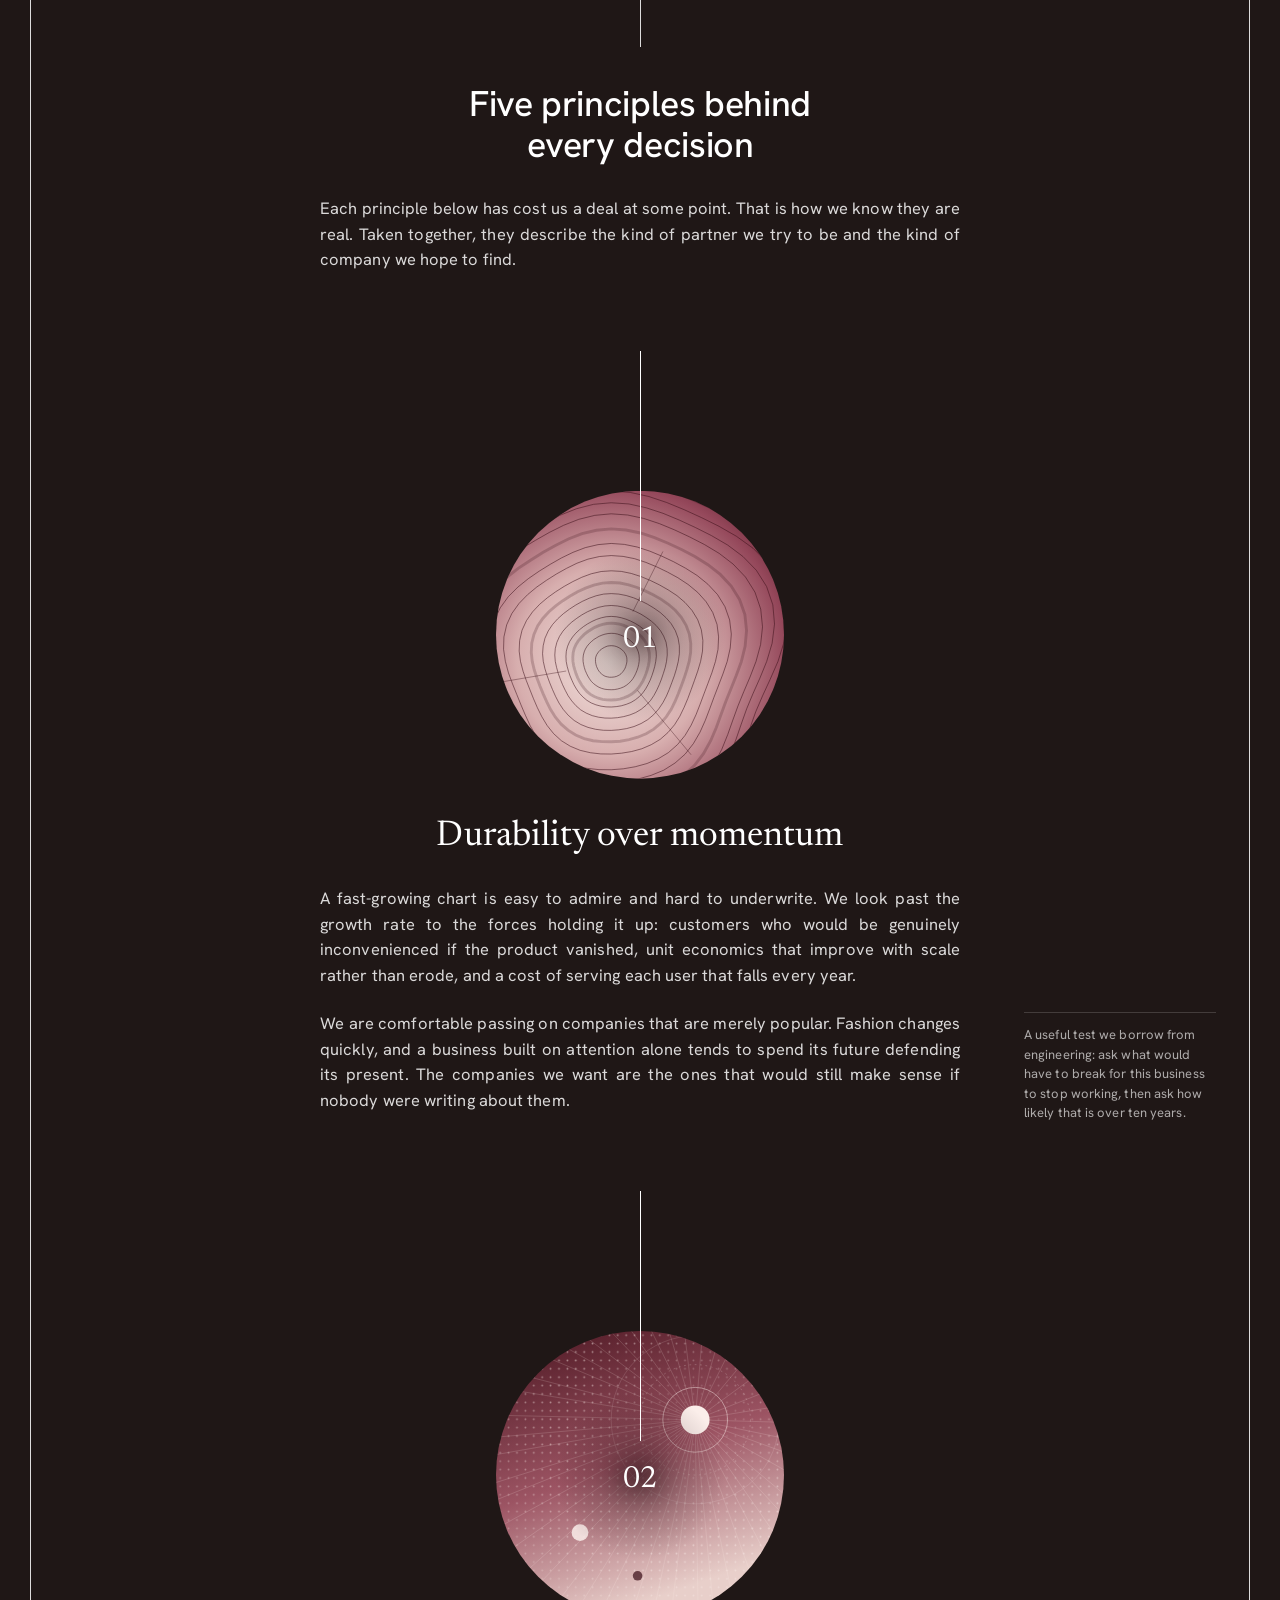
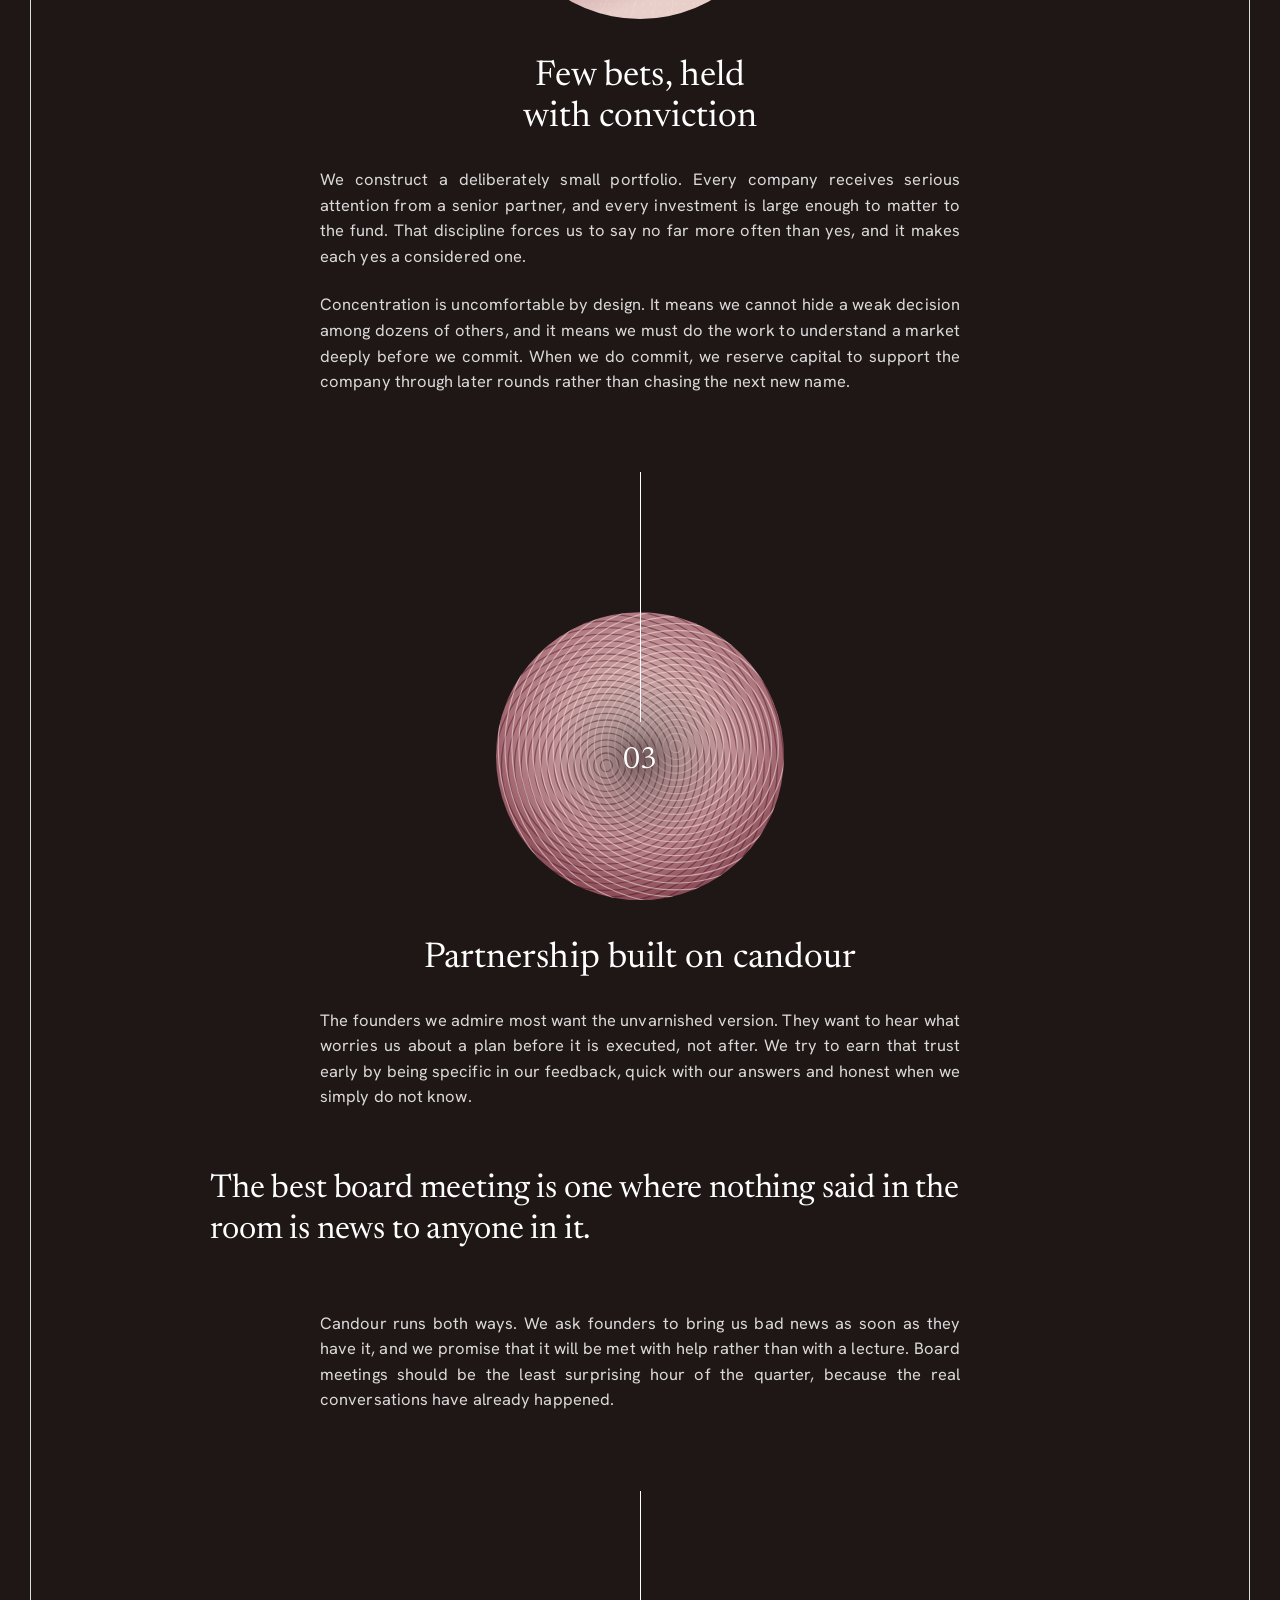
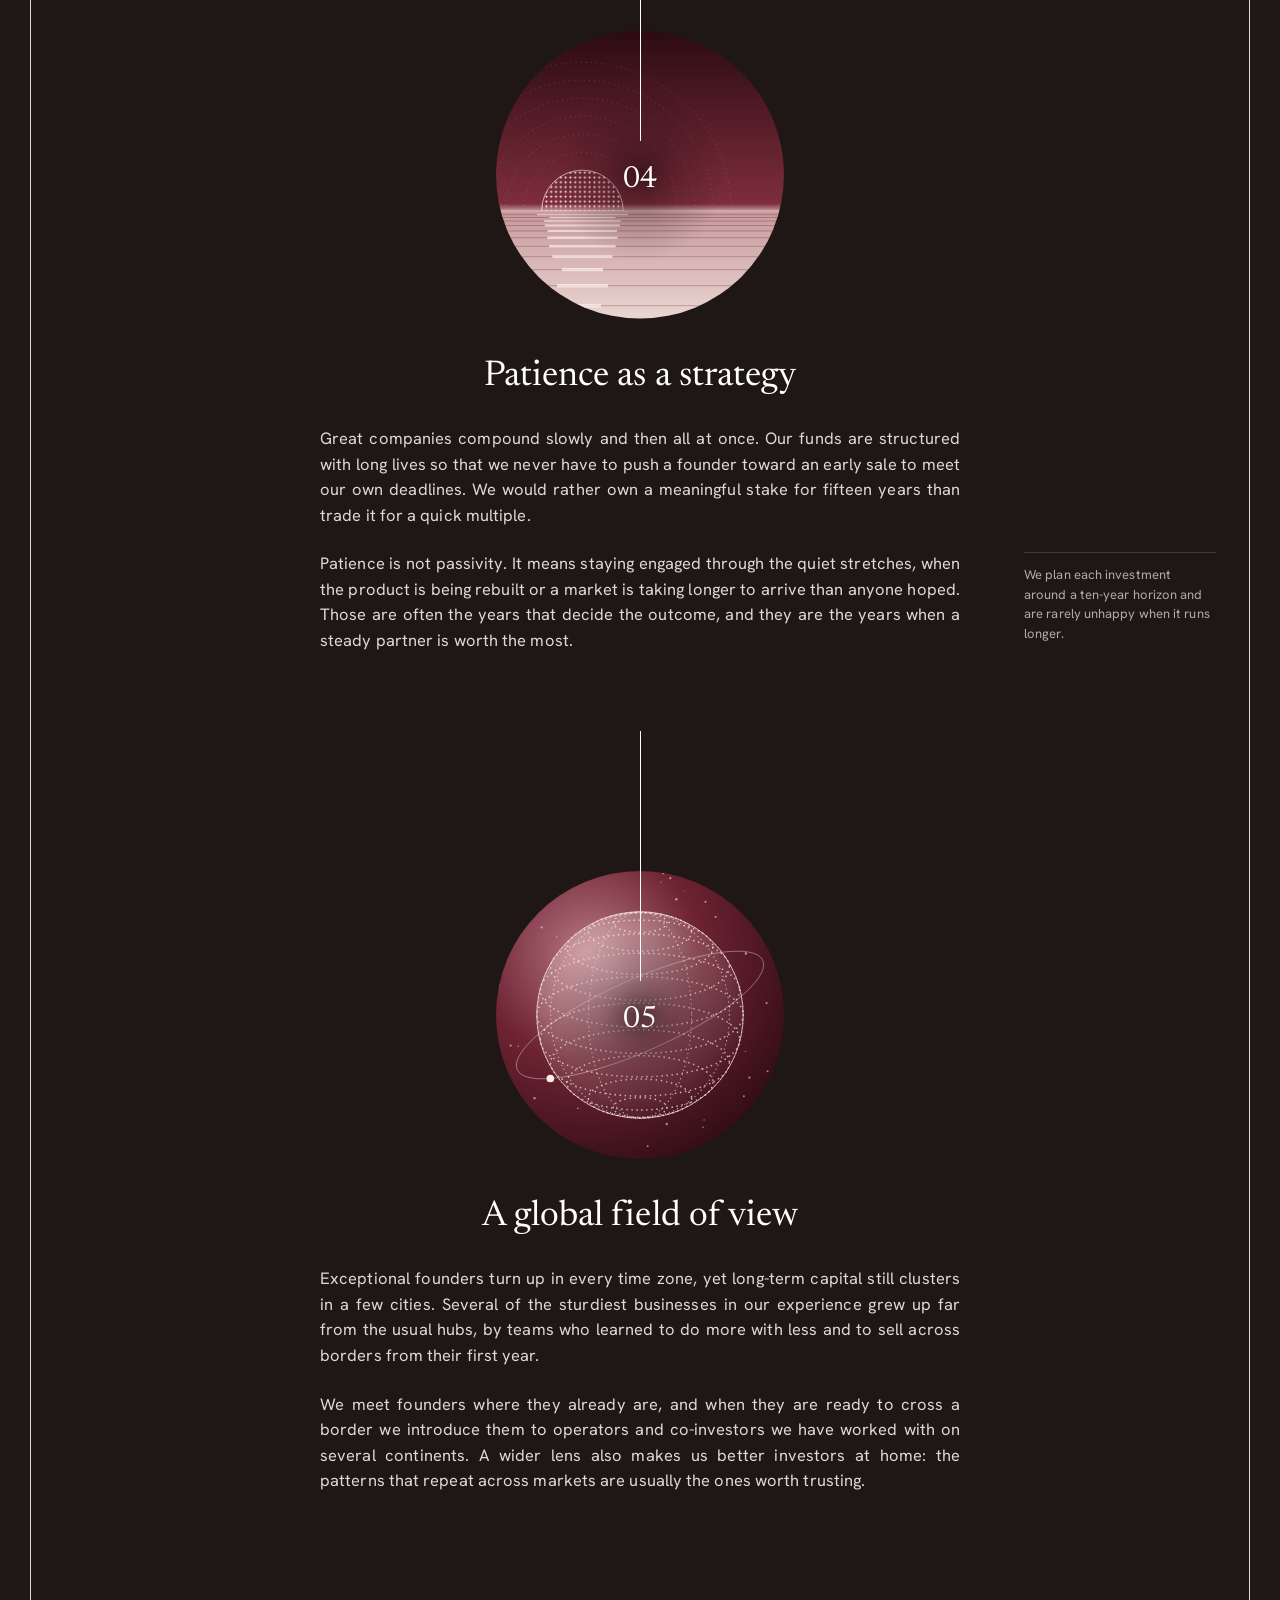
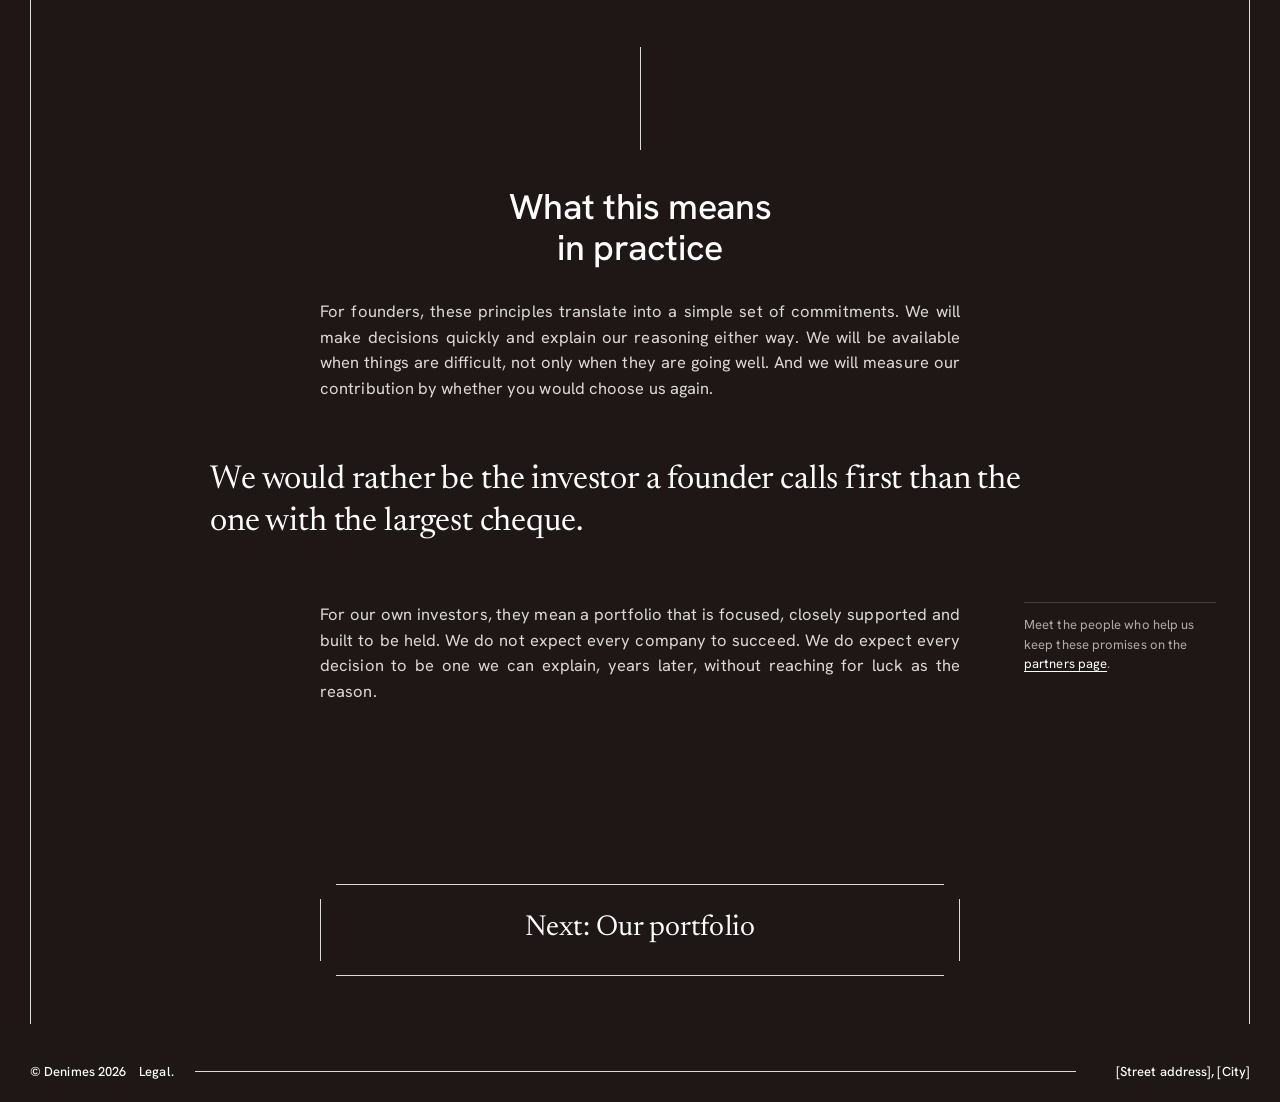
<file: thesis.html>
<!DOCTYPE html>
<html lang="en" data-theme="dark">
<head>
  <meta charset="utf-8">
  <meta name="viewport" content="width=device-width, initial-scale=1">
  <title>Thesis — Denimes</title>
  <meta name="description" content="How Denimes invests: five principles on durable businesses, concentrated conviction, candid partnership, patient capital and a global field of view.">
  <meta name="theme-color" content="#1f1716">
  <link rel="icon" href="assets/img/favicon.svg" type="image/svg+xml">
  <link rel="preconnect" href="https://fonts.googleapis.com">
  <link rel="preconnect" href="https://fonts.gstatic.com" crossorigin>
  <link rel="stylesheet" href="https://fonts.googleapis.com/css2?family=Hanken+Grotesk:wght@400;500;600&family=Newsreader:ital,opsz,wght@0,6..72,200..800;1,6..72,200..800&display=swap">
  <link rel="stylesheet" href="assets/css/style.css">
  <link rel="stylesheet" href="assets/css/thesis.css">
  <script>document.documentElement.classList.add("js");</script>
</head>
<body class="page-thesis">
  <a class="skip-link" href="#main">Skip to content</a>

  <header class="site-header">
    <a class="brand" href="index.html" aria-label="Denimes, home">Denimes</a>
    <span class="header-rule" aria-hidden="true"></span>
    <div class="header-actions">
      <a class="login-link" href="login.html">Login</a>
      <button class="menu-toggle" type="button" aria-controls="site-menu" aria-expanded="false" aria-label="Open menu">
        <span></span><span></span><span></span>
      </button>
    </div>
  </header>

  <nav class="menu-overlay" id="site-menu" aria-label="Main" aria-hidden="true">
    <ul>
      <li><a href="thesis.html">Thesis</a></li>
      <li><a href="portfolio.html">Portfolio</a></li>
      <li><a href="team.html">Team</a></li>
      <li><a href="blog.html">Blog</a></li>
      <li><a href="partners.html">Partners</a></li>
    </ul>
    <div class="menu-meta">
      <span>&copy; Denimes <span data-year>2026</span></span>
      <a href="mailto:hello@example.com" data-placeholder="contact-email">hello@example.com</a>
    </div>
  </nav>

  <main id="main">
    <div class="thesis-glow" aria-hidden="true"></div>
    <div class="thesis-backdrop" aria-hidden="true">
      <div class="globe-layer">
        <canvas data-globe data-color="170,182,204" data-alpha="0.5" data-scale="0.33" data-scale-w="0.42" data-rim="0.35" data-speed="0.03" data-start="-0.6"></canvas>
      </div>
    </div>

    <section class="thesis-hero" aria-labelledby="thesis-title">
      <p class="eyebrow eyebrow-stack thesis-hero__eyebrow reveal">Our thesis</p>
      <h1 class="display-sans thesis-hero__title reveal" id="thesis-title" style="--reveal-delay: .1s" data-placeholder="sample-copy">
        <span class="line">Conviction</span>
        <span class="line">that compounds</span>
      </h1>
      <p class="lead thesis-hero__lead reveal" style="--reveal-delay: .2s" data-placeholder="sample-copy">We back a handful of exceptional founders early, stay beside them for a decade or longer, and judge our work by the companies still thriving long after the headlines have moved on.</p>
      <span class="thesis-hero__line reveal-line" style="--reveal-delay: .5s" aria-hidden="true"></span>
    </section>

    <div class="thesis-essay" data-placeholder="sample-copy">
      <section class="thesis-section thesis-intro" id="thesis-intro" aria-label="Introduction" data-thesis-label="Introduction">
        <div class="thesis-prose">
          <p class="reveal">Most of the value in private markets accrues to a small number of companies that keep getting better for a very long time. They rarely look inevitable at the start. They tend to be run by people who care more about the quality of the product than the size of the round, and who treat every hard year as information rather than as a verdict.</p>
          <p class="reveal">Denimes exists to find those companies before the consensus does, and then to stay out of their way while being unmistakably present when it matters. We write fewer cheques than most firms our size. We spend more time on each one, before and after the investment, because the decision to partner with a founder is the only decision we make that we cannot easily reverse.</p>
          <aside class="thesis-note reveal" style="--reveal-delay: .15s">
            <p>We publish this page so that founders can decide whether we are the right partner before we ever meet. Disagreement is welcome.</p>
          </aside>
          <p class="reveal">What follows is not a set of rules. It is a description of how we think, written down so that founders, co-investors and our own team can hold us to it. We revisit it every year, and we expect parts of it to change as the world does.</p>
        </div>
      </section>

      <section class="thesis-section thesis-principles-intro" aria-labelledby="principles-title">
        <span class="thesis-section__line reveal-line" aria-hidden="true"></span>
        <h2 class="thesis-heading reveal" id="principles-title">Five principles behind every decision</h2>
        <div class="thesis-prose">
          <p class="reveal">Each principle below has cost us a deal at some point. That is how we know they are real. Taken together, they describe the kind of partner we try to be and the kind of company we hope to find.</p>
        </div>

        <ol class="thesis-principles">
          <li class="thesis-principle" id="principle-1" data-thesis-label="Durability over momentum">
            <div class="thesis-medallion reveal-fade">
              <svg class="thesis-medallion__art" viewBox="0 0 240 240" aria-hidden="true" focusable="false">
                <defs><radialGradient id="md1-bg" cx="0.400" cy="0.592" r="0.78"><stop offset="0" stop-color="#f3e4df"/><stop offset=".42" stop-color="#d7aeae"/><stop offset=".78" stop-color="#94475a"/><stop offset="1" stop-color="#4f1622"/></radialGradient></defs>
                <rect width="240" height="240" fill="url(#md1-bg)"/>
                <g fill="none" stroke="#3a0e17"><path d="M109.1 142L108.9 143.4L108.5 144.9L108.1 146.2L107.6 147.6L106.9 148.9L106.1 150.1L105.2 151.2L104.2 152.3L103 153.2L101.7 153.9L100.4 154.5L98.9 154.9L97.5 155.1L96 155.2L94.5 155.2L93 154.9L91.6 154.6L90.2 154L88.9 153.2L87.8 152.3L86.7 151.3L85.8 150.1L85 148.9L84.4 147.6L83.8 146.3L83.4 144.9L83.1 143.5L82.9 142L82.9 140.5L83 139L83.4 137.6L84 136.2L84.8 135L85.7 133.8L86.7 132.7L87.9 131.8L89.1 131L90.4 130.3L91.7 129.7L93.1 129.2L94.5 129L96 128.9L97.5 129L98.9 129.2L100.3 129.6L101.7 130.2L103 130.9L104.2 131.7L105.4 132.6L106.4 133.7L107.3 134.9L108.1 136.2L108.6 137.6L109 139L109.1 140.5Z" stroke-width="0.8" stroke-opacity="0.55"/><path d="M119.3 142L118.9 144.6L118.3 147.1L117.5 149.5L116.5 151.9L115.4 154.2L114.1 156.4L112.5 158.5L110.6 160.3L108.5 162L106.3 163.3L103.8 164.3L101.3 165L98.6 165.5L96 165.6L93.3 165.5L90.7 165.2L88.1 164.5L85.7 163.5L83.4 162.1L81.3 160.5L79.4 158.6L77.9 156.5L76.5 154.2L75.4 151.9L74.4 149.6L73.6 147.1L73 144.6L72.6 142L72.5 139.4L72.8 136.7L73.5 134.1L74.5 131.7L75.9 129.4L77.6 127.3L79.5 125.5L81.5 123.8L83.7 122.4L85.9 121.1L88.3 120.1L90.8 119.3L93.4 118.8L96 118.6L98.6 118.7L101.2 119.2L103.7 120L106.1 121L108.4 122.2L110.7 123.6L112.7 125.3L114.6 127.1L116.3 129.2L117.6 131.6L118.6 134.1L119.2 136.7L119.4 139.4Z" stroke-width="0.8" stroke-opacity="0.55"/><path d="M127.6 142L127 145.5L126.1 148.9L125 152.2L123.8 155.4L122.3 158.5L120.5 161.5L118.4 164.4L115.9 167L113.1 169.2L110 171L106.6 172.4L103.2 173.4L99.6 174L96 174.2L92.4 174.1L88.8 173.6L85.3 172.7L81.9 171.3L78.7 169.5L75.9 167.2L73.5 164.5L71.4 161.7L69.6 158.6L68 155.5L66.7 152.2L65.6 148.9L64.7 145.5L64.1 142L64 138.4L64.3 134.8L65.2 131.2L66.7 127.9L68.6 124.8L71 122L73.5 119.5L76.3 117.3L79.3 115.4L82.3 113.6L85.6 112.2L88.9 111.1L92.4 110.4L96 110.1L99.6 110.4L103.1 111L106.5 112L109.8 113.4L112.9 115L116 117L118.8 119.2L121.5 121.7L123.8 124.6L125.6 127.7L126.9 131.2L127.7 134.8L127.9 138.4Z" stroke-width="2.4" stroke-opacity="0.22"/><path d="M133.1 142L132.3 146.1L131.2 150L129.9 153.9L128.5 157.6L126.7 161.3L124.7 164.9L122.3 168.3L119.4 171.4L116.1 174L112.5 176.2L108.5 177.8L104.4 179L100.2 179.7L96 180L91.7 179.9L87.5 179.3L83.3 178.2L79.3 176.6L75.7 174.4L72.4 171.6L69.5 168.5L67.1 165.1L65 161.5L63.3 157.8L61.7 154L60.4 150.1L59.3 146.1L58.5 142L58.3 137.7L58.6 133.5L59.7 129.3L61.4 125.4L63.8 121.7L66.5 118.5L69.6 115.6L72.9 113L76.4 110.7L80 108.7L83.8 107L87.7 105.7L91.8 104.8L96 104.5L100.2 104.8L104.3 105.6L108.3 106.8L112.2 108.4L115.9 110.3L119.5 112.5L122.9 115.1L126.1 118L128.8 121.4L131 125.1L132.6 129.2L133.4 133.5L133.6 137.8Z" stroke-width="0.8" stroke-opacity="0.55"/><path d="M142.1 142L141 147.1L139.5 151.9L137.9 156.7L136.1 161.3L134 165.9L131.6 170.4L128.7 174.7L125.1 178.5L121 181.9L116.5 184.6L111.6 186.6L106.5 188L101.3 188.9L96 189.3L90.7 189.2L85.4 188.5L80.2 187.2L75.2 185.1L70.6 182.4L66.6 178.9L63.1 174.9L60.1 170.6L57.7 166.1L55.5 161.5L53.6 156.8L51.9 152.1L50.5 147.1L49.4 142L49 136.7L49.4 131.4L50.7 126.2L52.9 121.2L55.8 116.8L59.3 112.8L63.2 109.2L67.3 106.1L71.6 103.2L76.1 100.7L80.8 98.6L85.7 96.9L90.8 95.8L96 95.4L101.2 95.8L106.3 96.8L111.3 98.3L116.1 100.3L120.7 102.6L125.2 105.4L129.5 108.5L133.5 112.1L137 116.3L139.7 120.9L141.7 126L142.6 131.4L142.7 136.7Z" stroke-width="0.8" stroke-opacity="0.55"/><path d="M151.9 142L150.4 148.1L148.6 154L146.5 159.7L144.4 165.3L142 170.9L139.1 176.4L135.6 181.6L131.4 186.4L126.5 190.5L120.9 193.8L115 196.3L108.8 198L102.4 199L96 199.5L89.5 199.4L83.1 198.6L76.7 197L70.7 194.6L65.1 191.2L60.2 186.9L56 182L52.5 176.7L49.6 171.1L47.1 165.5L44.8 159.9L42.7 154.2L40.8 148.2L39.4 142L38.8 135.6L39.3 129L40.8 122.7L43.5 116.7L47.1 111.3L51.4 106.5L56.2 102.2L61.3 98.4L66.5 95L71.9 92L77.6 89.4L83.5 87.3L89.7 85.9L96 85.5L102.3 85.9L108.5 87.1L114.6 89L120.4 91.4L126 94.2L131.5 97.5L136.8 101.2L141.7 105.6L146 110.6L149.4 116.3L151.7 122.5L152.8 129L152.8 135.6Z" stroke-width="0.8" stroke-opacity="0.55"/><path d="M161 142L159 149.1L156.8 155.9L154.4 162.4L151.9 168.9L149.2 175.4L146 181.9L142 188L137.2 193.6L131.5 198.5L125.1 202.3L118.1 205.2L110.9 207.2L103.5 208.5L96 209L88.5 208.9L80.9 208.1L73.5 206.3L66.4 203.4L60 199.3L54.3 194.3L49.5 188.5L45.5 182.2L42.3 175.8L39.4 169.3L36.7 162.7L34.2 156.1L31.9 149.2L30.2 142L29.4 134.5L29.8 126.9L31.6 119.5L34.7 112.5L39 106.2L44.1 100.6L49.8 95.8L55.7 91.4L61.8 87.5L68 83.9L74.6 80.9L81.5 78.4L88.7 76.8L96 76.2L103.4 76.7L110.6 78.2L117.6 80.4L124.3 83.2L130.9 86.4L137.4 90.1L143.6 94.4L149.4 99.4L154.4 105.3L158.4 111.9L161.1 119.2L162.3 126.9L162.2 134.5Z" stroke-width="2.4" stroke-opacity="0.22"/><path d="M170.5 142L168.1 150.1L165.4 157.8L162.7 165.3L159.9 172.8L156.8 180.2L153.2 187.7L148.8 194.8L143.3 201.3L136.8 207L129.4 211.4L121.5 214.8L113.1 217.1L104.6 218.5L96 219.2L87.3 219.1L78.6 218.1L70.1 216.1L61.9 212.7L54.5 208.1L48 202.2L42.6 195.4L38.2 188.1L34.5 180.6L31.3 173.2L28.3 165.7L25.3 158.1L22.6 150.3L20.4 142L19.3 133.4L19.7 124.6L21.7 116L25.4 108L30.4 100.8L36.4 94.4L42.9 88.9L49.7 84L56.8 79.5L64 75.5L71.5 71.9L79.3 69L87.6 67.1L96 66.5L104.4 67L112.7 68.7L120.8 71.3L128.5 74.5L136.1 78.2L143.5 82.4L150.8 87.2L157.5 92.9L163.4 99.6L168.1 107.3L171.1 115.7L172.4 124.6L172.1 133.4Z" stroke-width="0.8" stroke-opacity="0.55"/><path d="M182.9 142L179.9 151.5L176.6 160.4L173.3 169.1L170.1 177.7L166.7 186.4L162.6 195.2L157.6 203.6L151.3 211.3L143.7 218L135.1 223.2L125.8 227.1L116 229.8L106.1 231.5L96 232.3L85.8 232.2L75.7 231.1L65.6 228.8L56.1 224.9L47.4 219.4L39.8 212.4L33.6 204.4L28.6 195.8L24.5 186.9L20.8 178.2L17.3 169.5L13.8 160.8L10.4 151.6L7.8 142L6.3 131.9L6.6 121.6L8.9 111.5L13.2 102.1L19.2 93.7L26.3 86.4L34 80L42.1 74.4L50.3 69.2L58.7 64.5L67.4 60.2L76.6 56.8L86.2 54.6L96 53.8L105.9 54.5L115.5 56.4L124.9 59.5L133.9 63.2L142.8 67.5L151.6 72.3L160.1 77.9L168.1 84.5L175.1 92.3L180.6 101.2L184.2 111.2L185.5 121.6L185 132Z" stroke-width="0.8" stroke-opacity="0.55"/><path d="M192.7 142L189.1 152.5L185.3 162.4L181.6 172L178.1 181.5L174.4 191.2L170 201L164.5 210.5L157.6 219.3L149.2 226.7L139.7 232.7L129.2 237L118.4 240L107.2 241.8L96 242.7L84.6 242.7L73.3 241.6L62.1 239L51.4 234.7L41.7 228.5L33.3 220.6L26.5 211.5L21.1 201.8L16.6 191.9L12.7 182.1L8.8 172.5L4.8 162.8L0.9 152.7L-2.3 142L-4.1 130.7L-3.9 119.2L-1.4 107.9L3.5 97.4L10.2 88.1L18.3 80L27 73L36 66.8L45.2 61.1L54.5 55.8L64.2 51.1L74.4 47.2L85 44.7L96 43.7L107 44.5L117.7 46.7L128.1 50.1L138.2 54.3L148.1 59L157.9 64.3L167.6 70.4L176.6 77.7L184.6 86.3L190.8 96.4L194.7 107.5L196.1 119.2L195.2 130.8Z" stroke-width="0.8" stroke-opacity="0.55"/><path d="M204.5 142L200.2 153.7L195.8 164.8L191.5 175.4L187.6 186.1L183.6 197.1L178.9 208.1L172.9 218.9L165.3 228.8L155.9 237.3L145.1 244L133.4 249L121.2 252.3L108.7 254.3L96 255.4L83.2 255.5L70.4 254.2L57.7 251.4L45.7 246.5L34.8 239.4L25.5 230.5L17.9 220.1L12 209L7.1 197.8L2.8 186.9L-1.5 176.1L-6.1 165.3L-10.6 154L-14.4 142L-16.7 129.3L-16.6 116.3L-13.8 103.6L-8.3 91.8L-0.6 81.3L8.6 72.3L18.5 64.5L28.8 57.7L39 51.3L49.5 45.4L60.3 40L71.7 35.6L83.7 32.7L96 31.6L108.3 32.5L120.4 35L132.1 38.8L143.4 43.5L154.6 48.8L165.7 54.6L176.6 61.4L186.9 69.5L196 79.2L203 90.5L207.4 103L208.8 116.2L207.6 129.4Z" stroke-width="2.4" stroke-opacity="0.22"/><path d="M216.7 142L211.7 155L206.5 167.2L201.7 179L197.4 190.8L193.1 203L188.1 215.4L181.6 227.6L173.2 238.8L162.8 248.3L150.8 255.9L137.8 261.4L124.1 265L110.1 267.3L96 268.6L81.7 268.7L67.4 267.4L53.2 264.2L39.8 258.8L27.6 250.8L17.3 240.7L9 229L2.6 216.5L-2.6 204L-7.3 191.7L-12.1 179.8L-17.3 167.9L-22.5 155.4L-27 142L-29.8 127.8L-29.8 113.3L-26.8 99L-20.6 85.9L-11.8 74.2L-1.4 64.3L9.8 55.8L21.2 48.2L32.7 41.2L44.3 34.6L56.3 28.6L69 23.6L82.3 20.3L96 19L109.7 20L123.2 22.9L136.2 27.2L148.8 32.4L161.2 38.2L173.7 44.6L186 52L197.6 60.9L207.9 71.7L215.8 84.3L220.6 98.4L222.1 113.2L220.5 128Z" stroke-width="0.8" stroke-opacity="0.55"/><path d="M225.6 142L219.9 156L214.1 169L208.9 181.5L204.4 194.2L199.9 207.3L194.7 220.7L187.9 233.9L179 246.1L168 256.5L155.1 264.7L141 270.6L126.3 274.6L111.2 277L96 278.4L80.6 278.6L65.1 277.3L49.8 273.9L35.3 268L22.2 259.4L11.2 248.3L2.5 235.5L-4.3 222L-9.6 208.4L-14.5 195.2L-19.7 182.5L-25.3 169.7L-31.2 156.3L-36.3 142L-39.5 126.7L-39.8 111L-36.5 95.6L-29.8 81.4L-20.2 69L-8.9 58.4L3.3 49.3L15.7 41.3L28.1 33.9L40.5 26.8L53.4 20.2L67 14.8L81.3 11.1L96 9.8L110.8 10.8L125.2 14L139.2 18.6L152.7 24.2L166.1 30.4L179.6 37.2L193 45L205.7 54.5L216.9 66L225.5 79.6L230.7 94.9L232.1 110.9L230.1 126.9Z" stroke-width="0.8" stroke-opacity="0.55"/><path d="M235 142L228.5 156.9L222.1 170.8L216.4 184.1L211.6 197.7L207 211.8L201.7 226.3L194.6 240.6L185.2 253.8L173.4 265.1L159.6 274L144.4 280.3L128.5 284.6L112.4 287.2L96 288.7L79.4 289L62.8 287.7L46.3 284.1L30.6 277.8L16.6 268.4L4.8 256.4L-4.4 242.4L-11.4 227.7L-17 213L-22.1 198.9L-27.6 185.2L-33.8 171.6L-40.3 157.4L-46 142L-49.8 125.6L-50.2 108.6L-46.8 92L-39.5 76.7L-29.1 63.4L-16.7 52.1L-3.4 42.6L10 34.1L23.2 26.2L36.5 18.5L50.3 11.4L64.8 5.5L80.2 1.5L96 0L111.9 1.2L127.4 4.6L142.3 9.6L156.9 15.6L171.3 22.2L185.8 29.4L200.3 37.7L214.2 47.7L226.4 60L235.8 74.7L241.3 91.2L242.6 108.5L240.1 125.8Z" stroke-width="0.8" stroke-opacity="0.55"/><path d="M245.3 142L238 158L230.9 172.8L224.7 187L219.6 201.5L214.9 216.7L209.4 232.4L202 248L192 262.4L179.4 274.7L164.5 284.2L148.2 291.1L131.1 295.7L113.6 298.5L96 300.1L78.1 300.5L60.1 299.2L42.3 295.4L25.4 288.6L10.3 278.4L-2.3 265.3L-12.1 250.1L-19.4 234L-25.1 218.1L-30.4 202.9L-36.3 188.3L-43.1 173.7L-50.3 158.5L-56.8 142L-61.1 124.3L-61.8 106L-58.2 88L-50.3 71.6L-38.9 57.2L-25.4 45.2L-10.9 35.1L3.6 26.1L17.9 17.7L32.2 9.5L46.9 1.8L62.5 -4.7L79 -9.1L96 -10.7L113.1 -9.5L129.7 -5.8L145.8 -0.3L161.4 6.1L177 13.1L192.7 20.7L208.5 29.5L223.7 40.2L237 53.4L247.1 69.2L253 87.1L254.2 105.9L251.3 124.5Z" stroke-width="2.4" stroke-opacity="0.22"/><path d="M256.8 142L248.6 159.2L240.6 175L233.8 190.2L228.4 205.8L223.5 222.1L217.9 239.2L210.1 256.1L199.6 271.9L186 285.2L170 295.7L152.4 303.1L133.9 308L115 311.1L96 312.8L76.7 313.3L57.2 312L37.9 308L19.6 300.6L3.3 289.5L-10.2 275.1L-20.5 258.5L-28.1 241L-34.1 223.7L-39.6 207.3L-45.9 191.7L-53.3 176.1L-61.4 159.7L-68.8 142L-73.7 122.9L-74.7 103L-70.9 83.6L-62.2 65.8L-49.8 50.4L-35 37.5L-19.2 26.8L-3.5 17.3L12 8.2L27.3 -0.6L43.2 -9L59.9 -16.1L77.6 -20.9L96 -22.7L114.4 -21.3L132.4 -17.3L149.7 -11.3L166.5 -4.4L183.3 3.1L200.4 11.1L217.6 20.4L234.1 31.8L248.7 46L259.8 63.1L266.1 82.5L267.2 102.9L263.6 123.1Z" stroke-width="0.8" stroke-opacity="0.55"/><path d="M268.5 142L259.2 160.4L250.3 177.2L243 193.4L237.3 210L232.3 227.6L226.5 246.1L218.4 264.4L207.3 281.5L192.8 296L175.6 307.3L156.6 315.3L136.7 320.5L116.5 323.8L96 325.8L75.2 326.4L54.2 325.1L33.4 320.9L13.7 312.9L-3.8 300.9L-18.2 285.2L-29.1 267.1L-37 248.1L-43.1 229.4L-48.9 211.8L-55.6 195L-63.7 178.5L-72.7 161L-81 142L-86.6 121.4L-87.9 100L-83.9 79.1L-74.5 59.9L-60.9 43.4L-44.8 29.7L-27.7 18.3L-10.6 8.3L6 -1.3L22.4 -10.8L39.4 -19.9L57.3 -27.6L76.3 -32.9L96 -34.9L115.8 -33.4L135 -29L153.6 -22.5L171.6 -15.1L189.7 -7.2L208.2 1.3L226.9 11.1L244.9 23.3L260.8 38.5L272.7 56.9L279.5 77.8L280.4 99.9L276.2 121.7Z" stroke-width="0.8" stroke-opacity="0.55"/></g>
                <g stroke="#3a0e17" stroke-opacity=".45" stroke-width=".7"><path d="M117.9 166.1L162.6 219.8"/><path d="M58.5 150L-22.6 163.7"/><path d="M114.1 100.4L139.1 50.4"/></g>
              </svg>
              <span class="thesis-medallion__line reveal-line" style="--reveal-delay: .2s" aria-hidden="true"></span>
              <span class="thesis-medallion__num" aria-hidden="true">01</span>
            </div>
            <h3 class="thesis-principle__title reveal">Durability over momentum</h3>
            <div class="thesis-prose">
              <p class="reveal">A fast-growing chart is easy to admire and hard to underwrite. We look past the growth rate to the forces holding it up: customers who would be genuinely inconvenienced if the product vanished, unit economics that improve with scale rather than erode, and a cost of serving each user that falls every year.</p>
              <aside class="thesis-note reveal" style="--reveal-delay: .15s">
                <p>A useful test we borrow from engineering: ask what would have to break for this business to stop working, then ask how likely that is over ten years.</p>
              </aside>
              <p class="reveal">We are comfortable passing on companies that are merely popular. Fashion changes quickly, and a business built on attention alone tends to spend its future defending its present. The companies we want are the ones that would still make sense if nobody were writing about them.</p>
            </div>
          </li>

          <li class="thesis-principle" id="principle-2" data-thesis-label="Few bets, held with conviction">
            <div class="thesis-medallion reveal-fade">
              <svg class="thesis-medallion__art" viewBox="0 0 240 240" aria-hidden="true" focusable="false">
                <defs><linearGradient id="md2-bg" x1="0" y1="0" x2=".35" y2="1"><stop offset="0" stop-color="#4a1520"/><stop offset=".55" stop-color="#9c5463"/><stop offset="1" stop-color="#e8cfca"/></linearGradient><pattern id="md2-dots" width="7" height="7" patternUnits="userSpaceOnUse"><circle cx="3.5" cy="3.5" r=".75" fill="#fbeeea"/></pattern><radialGradient id="md2-fade" cx="0.692" cy="0.308" r=".9"><stop offset="0" stop-color="#fff" stop-opacity=".05"/><stop offset=".5" stop-color="#fff" stop-opacity=".55"/><stop offset="1" stop-color="#fff" stop-opacity=".15"/></radialGradient><mask id="md2-mask"><rect width="240" height="240" fill="url(#md2-fade)"/></mask></defs>
                <rect width="240" height="240" fill="url(#md2-bg)"/>
                <rect width="240" height="240" fill="url(#md2-dots)" mask="url(#md2-mask)"/>
                <g stroke="#fbeeea" stroke-opacity=".26" stroke-width=".5"><path d="M295 120.8L166 74"/><path d="M293.1 145.5L166 74"/><path d="M286.3 174.6L166 74"/><path d="M278.1 195.1L166 74"/><path d="M265.7 217L166 74"/><path d="M251 236L166 74"/><path d="M231.2 255.1L166 74"/><path d="M207.5 271.6L166 74"/><path d="M186.1 282.1L166 74"/><path d="M169.2 287.9L166 74"/><path d="M138.8 294L166 74"/><path d="M118.2 295L166 74"/><path d="M94.3 293.1L166 74"/><path d="M62.5 285.3L166 74"/><path d="M40.7 276L166 74"/><path d="M21.9 264.9L166 74"/><path d="M0.6 247.9L166 74"/><path d="M-12.6 234.2L166 74"/><path d="M-29.3 211.3L166 74"/><path d="M-41.5 187.4L166 74"/><path d="M-50.1 161L166 74"/><path d="M-53.5 143.1L166 74"/><path d="M-54.8 112.6L166 74"/><path d="M-52.9 93.1L166 74"/><path d="M-47.4 69.1L166 74"/><path d="M-36.2 41.1L166 74"/><path d="M-26.5 24.2L166 74"/><path d="M-8.1 0.7L166 74"/><path d="M7.9 -14.4L166 74"/><path d="M29.2 -29.6L166 74"/><path d="M54.9 -42.4L166 74"/><path d="M77.2 -49.7L166 74"/><path d="M102.9 -54.2L166 74"/><path d="M128 -54.8L166 74"/><path d="M150.5 -52.3L166 74"/><path d="M176.1 -45.8L166 74"/><path d="M198.3 -36.5L166 74"/><path d="M216.2 -26.2L166 74"/><path d="M236.6 -10.5L166 74"/><path d="M255.2 8.9L166 74"/><path d="M271.3 32.1L166 74"/><path d="M282.5 55L166 74"/><path d="M289.8 77.5L166 74"/><path d="M293.9 100.7L166 74"/></g>
                <g fill="none" stroke="#fbeeea"><circle cx="166" cy="74" r="27" stroke-opacity=".55" stroke-width=".7"/><circle cx="166" cy="74" r="46" stroke-opacity=".3" stroke-width=".6" stroke-dasharray="1.5 3"/><circle cx="166" cy="74" r="70" stroke-opacity=".18" stroke-width=".6"/></g>
                <circle cx="166" cy="74" r="12" fill="#fbeeea"/>
                <circle cx="70" cy="168" r="7" fill="#fbeeea" fill-opacity=".85"/>
                <circle cx="118" cy="204" r="4" fill="#3a0e17" fill-opacity=".7"/>
              </svg>
              <span class="thesis-medallion__line reveal-line" style="--reveal-delay: .2s" aria-hidden="true"></span>
              <span class="thesis-medallion__num" aria-hidden="true">02</span>
            </div>
            <h3 class="thesis-principle__title reveal">Few bets, held with conviction</h3>
            <div class="thesis-prose">
              <p class="reveal">We construct a deliberately small portfolio. Every company receives serious attention from a senior partner, and every investment is large enough to matter to the fund. That discipline forces us to say no far more often than yes, and it makes each yes a considered one.</p>
              <p class="reveal">Concentration is uncomfortable by design. It means we cannot hide a weak decision among dozens of others, and it means we must do the work to understand a market deeply before we commit. When we do commit, we reserve capital to support the company through later rounds rather than chasing the next new name.</p>
            </div>
          </li>

          <li class="thesis-principle" id="principle-3" data-thesis-label="Partnership built on candour">
            <div class="thesis-medallion reveal-fade">
              <svg class="thesis-medallion__art" viewBox="0 0 240 240" aria-hidden="true" focusable="false">
                <defs><radialGradient id="md3-bg" cx=".5" cy=".42" r=".7"><stop offset="0" stop-color="#e6cbc7"/><stop offset=".6" stop-color="#b27982"/><stop offset="1" stop-color="#6a2533"/></radialGradient></defs>
                <rect width="240" height="240" fill="url(#md3-bg)"/>
                <g fill="none" stroke="#3a0e17" stroke-opacity=".42" stroke-width="1.1"><circle cx="92" cy="128" r="5"/><circle cx="92" cy="128" r="10.5"/><circle cx="92" cy="128" r="16"/><circle cx="92" cy="128" r="21.5"/><circle cx="92" cy="128" r="27"/><circle cx="92" cy="128" r="32.5"/><circle cx="92" cy="128" r="38"/><circle cx="92" cy="128" r="43.5"/><circle cx="92" cy="128" r="49"/><circle cx="92" cy="128" r="54.5"/><circle cx="92" cy="128" r="60"/><circle cx="92" cy="128" r="65.5"/><circle cx="92" cy="128" r="71"/><circle cx="92" cy="128" r="76.5"/><circle cx="92" cy="128" r="82"/><circle cx="92" cy="128" r="87.5"/><circle cx="92" cy="128" r="93"/><circle cx="92" cy="128" r="98.5"/><circle cx="92" cy="128" r="104"/><circle cx="92" cy="128" r="109.5"/><circle cx="92" cy="128" r="115"/><circle cx="92" cy="128" r="120.5"/><circle cx="92" cy="128" r="126"/><circle cx="92" cy="128" r="131.5"/><circle cx="92" cy="128" r="137"/><circle cx="92" cy="128" r="142.5"/><circle cx="92" cy="128" r="148"/></g>
                <g fill="none" stroke="#fbeeea" stroke-opacity=".5" stroke-width="1"><circle cx="150" cy="112" r="5.2"/><circle cx="150" cy="112" r="10.9"/><circle cx="150" cy="112" r="16.6"/><circle cx="150" cy="112" r="22.4"/><circle cx="150" cy="112" r="28.1"/><circle cx="150" cy="112" r="33.8"/><circle cx="150" cy="112" r="39.5"/><circle cx="150" cy="112" r="45.2"/><circle cx="150" cy="112" r="51"/><circle cx="150" cy="112" r="56.7"/><circle cx="150" cy="112" r="62.4"/><circle cx="150" cy="112" r="68.1"/><circle cx="150" cy="112" r="73.8"/><circle cx="150" cy="112" r="79.6"/><circle cx="150" cy="112" r="85.3"/><circle cx="150" cy="112" r="91"/><circle cx="150" cy="112" r="96.7"/><circle cx="150" cy="112" r="102.4"/><circle cx="150" cy="112" r="108.2"/><circle cx="150" cy="112" r="113.9"/><circle cx="150" cy="112" r="119.6"/><circle cx="150" cy="112" r="125.3"/><circle cx="150" cy="112" r="131"/><circle cx="150" cy="112" r="136.8"/><circle cx="150" cy="112" r="142.5"/><circle cx="150" cy="112" r="148.2"/><circle cx="150" cy="112" r="153.9"/></g>
              </svg>
              <span class="thesis-medallion__line reveal-line" style="--reveal-delay: .2s" aria-hidden="true"></span>
              <span class="thesis-medallion__num" aria-hidden="true">03</span>
            </div>
            <h3 class="thesis-principle__title reveal">Partnership built on candour</h3>
            <div class="thesis-prose">
              <p class="reveal">The founders we admire most want the unvarnished version. They want to hear what worries us about a plan before it is executed, not after. We try to earn that trust early by being specific in our feedback, quick with our answers and honest when we simply do not know.</p>
              <p class="thesis-quote reveal">The best board meeting is one where nothing said in the room is news to anyone in it.</p>
              <p class="reveal">Candour runs both ways. We ask founders to bring us bad news as soon as they have it, and we promise that it will be met with help rather than with a lecture. Board meetings should be the least surprising hour of the quarter, because the real conversations have already happened.</p>
            </div>
          </li>

          <li class="thesis-principle" id="principle-4" data-thesis-label="Patience as a strategy">
            <div class="thesis-medallion reveal-fade">
              <svg class="thesis-medallion__art" viewBox="0 0 240 240" aria-hidden="true" focusable="false">
                <defs><linearGradient id="md4-bg" x1="0" y1="0" x2="0" y2="1"><stop offset="0" stop-color="#2c0b12"/><stop offset=".6" stop-color="#7d2d3b"/><stop offset=".625" stop-color="#c79a9d"/><stop offset="1" stop-color="#ead6d1"/></linearGradient><pattern id="md4-dots" width="4" height="4" patternUnits="userSpaceOnUse"><circle cx="2" cy="2" r=".9" fill="#fbeeea"/></pattern></defs>
                <rect width="240" height="240" fill="url(#md4-bg)"/>
                <g fill="none" stroke="#fbeeea" stroke-opacity=".22" stroke-width=".6" stroke-dasharray="1 3.2"><path d="M23 150A49 49 0 0 1 121 150"/><path d="M8 150A64 64 0 0 1 136 150"/><path d="M-7 150A79 79 0 0 1 151 150"/><path d="M-22 150A94 94 0 0 1 166 150"/><path d="M-37 150A109 109 0 0 1 181 150"/><path d="M-52 150A124 124 0 0 1 196 150"/></g>
                <path d="M38 150A34 34 0 0 1 106 150Z" fill="url(#md4-dots)"/>
                <path d="M38 150A34 34 0 0 1 106 150" fill="none" stroke="#fbeeea" stroke-opacity=".7" stroke-width=".8"/>
                <g stroke="#5a1a26" stroke-opacity=".35" stroke-width=".7"><path d="M0 153H240"/><path d="M0 155.4H240"/><path d="M0 158.4H240"/><path d="M0 162.1H240"/><path d="M0 166.6H240"/><path d="M0 172.3H240"/><path d="M0 179.4H240"/><path d="M0 188.1H240"/><path d="M0 198.9H240"/><path d="M0 212.3H240"/><path d="M0 228.9H240"/></g>
                <g stroke="#fbeeea" stroke-opacity=".75"><path d="M34.1 153H109.9" stroke-width="0.8"/><path d="M44.5 155.4H99.5" stroke-width="1"/><path d="M40.1 158.4H103.9" stroke-width="1.2"/><path d="M40.7 162.1H103.3" stroke-width="1.5"/><path d="M43 166.6H101" stroke-width="1.7"/><path d="M42.7 172.3H101.3" stroke-width="1.9"/><path d="M44.3 179.4H99.7" stroke-width="2.1"/><path d="M46.9 188.1H97.1" stroke-width="2.3"/><path d="M54.8 198.9H89.2" stroke-width="2.6"/><path d="M50.8 212.3H93.2" stroke-width="2.8"/><path d="M56.5 228.9H87.5" stroke-width="3"/></g>
                <path d="M0 150H240" stroke="#fbeeea" stroke-opacity=".6" stroke-width=".6"/>
              </svg>
              <span class="thesis-medallion__line reveal-line" style="--reveal-delay: .2s" aria-hidden="true"></span>
              <span class="thesis-medallion__num" aria-hidden="true">04</span>
            </div>
            <h3 class="thesis-principle__title reveal">Patience as a strategy</h3>
            <div class="thesis-prose">
              <p class="reveal">Great companies compound slowly and then all at once. Our funds are structured with long lives so that we never have to push a founder toward an early sale to meet our own deadlines. We would rather own a meaningful stake for fifteen years than trade it for a quick multiple.</p>
              <aside class="thesis-note reveal" style="--reveal-delay: .15s">
                <p>We plan each investment around a ten-year horizon and are rarely unhappy when it runs longer.</p>
              </aside>
              <p class="reveal">Patience is not passivity. It means staying engaged through the quiet stretches, when the product is being rebuilt or a market is taking longer to arrive than anyone hoped. Those are often the years that decide the outcome, and they are the years when a steady partner is worth the most.</p>
            </div>
          </li>

          <li class="thesis-principle" id="principle-5" data-thesis-label="A global field of view">
            <div class="thesis-medallion reveal-fade">
              <svg class="thesis-medallion__art" viewBox="0 0 240 240" aria-hidden="true" focusable="false">
                <defs><radialGradient id="md5-bg" cx=".32" cy=".28" r=".85"><stop offset="0" stop-color="#b87682"/><stop offset=".45" stop-color="#6e2332"/><stop offset="1" stop-color="#2a0a11"/></radialGradient><radialGradient id="md5-lit" cx=".36" cy=".3" r=".75"><stop offset="0" stop-color="#fbeeea" stop-opacity=".45"/><stop offset="1" stop-color="#fbeeea" stop-opacity="0"/></radialGradient></defs>
                <rect width="240" height="240" fill="url(#md5-bg)"/>
                <g fill="#fbeeea" fill-opacity=".55"><circle cx="183" cy="38.3" r="0.9"/><circle cx="38.1" cy="47" r="0.9"/><circle cx="226.3" cy="166.9" r="0.8"/><circle cx="126.4" cy="229.3" r="0.8"/><circle cx="174.6" cy="25.7" r="0.9"/><circle cx="156.7" cy="16.7" r="0.4"/><circle cx="34.4" cy="214.2" r="0.4"/><circle cx="219.8" cy="199.3" r="0.7"/><circle cx="25.7" cy="210" r="0.9"/><circle cx="173.4" cy="207.4" r="0.6"/><circle cx="50.5" cy="55" r="0.6"/><circle cx="206.6" cy="187.7" r="0.8"/><circle cx="208.2" cy="68.8" r="1"/><circle cx="235.1" cy="82.2" r="0.5"/><circle cx="68.2" cy="197.7" r="0.7"/><circle cx="2.6" cy="95.1" r="0.5"/><circle cx="142.3" cy="210.8" r="1"/><circle cx="231.2" cy="70.7" r="0.7"/><circle cx="216.9" cy="20.1" r="0.7"/><circle cx="200.4" cy="224" r="1.1"/><circle cx="206.3" cy="223.6" r="1"/><circle cx="32.1" cy="189.3" r="1"/><circle cx="150.3" cy="23.6" r="1"/><circle cx="12.2" cy="145.5" r="0.9"/><circle cx="207.8" cy="150.3" r="0.5"/><circle cx="3.7" cy="23.1" r="0.8"/><circle cx="200.6" cy="213.9" r="0.6"/><circle cx="225.5" cy="110.1" r="0.9"/><circle cx="137.4" cy="9.3" r="0.5"/><circle cx="172.6" cy="213.5" r="0.6"/><circle cx="145.3" cy="6" r="0.9"/><circle cx="211.2" cy="172.2" r="0.9"/><circle cx="14.4" cy="11.5" r="0.8"/><circle cx="198.1" cy="215.7" r="0.8"/><circle cx="215.1" cy="201" r="1.1"/><circle cx="139.4" cy="2" r="0.8"/><circle cx="18.5" cy="146" r="0.6"/></g>
                <circle cx="120" cy="120" r="86" fill="url(#md5-lit)"/>
                <g class="thesis-medallion__drift">
                  <g fill="none" stroke="#fbeeea" stroke-opacity=".7" stroke-width="1.4" stroke-linecap="round" stroke-dasharray="0 4.2"><ellipse cx="120" cy="197.1" rx="22.3" ry="8.3"/><ellipse cx="120" cy="189.2" rx="43" ry="15.9"/><ellipse cx="120" cy="176.5" rx="60.8" ry="22.6"/><ellipse cx="120" cy="159.9" rx="74.5" ry="27.6"/><ellipse cx="120" cy="140.7" rx="83.1" ry="30.8"/><ellipse cx="120" cy="120" rx="86" ry="31.9"/><ellipse cx="120" cy="99.3" rx="83.1" ry="30.8"/><ellipse cx="120" cy="80.1" rx="74.5" ry="27.6"/><ellipse cx="120" cy="63.5" rx="60.8" ry="22.6"/><ellipse cx="120" cy="50.8" rx="43" ry="15.9"/><ellipse cx="120" cy="42.9" rx="22.3" ry="8.3"/></g>
                  <g fill="none" stroke="#fbeeea" stroke-opacity=".38" stroke-width="1.1" stroke-linecap="round" stroke-dasharray="0 3.6"><ellipse cx="120" cy="120" rx="86" ry="86"/><ellipse cx="120" cy="120" rx="74.5" ry="86"/><ellipse cx="120" cy="120" rx="43" ry="86"/><ellipse cx="120" cy="120" rx="0" ry="86"/><ellipse cx="120" cy="120" rx="43" ry="86"/><ellipse cx="120" cy="120" rx="74.5" ry="86"/></g>
                </g>
                <circle cx="120" cy="120" r="86" fill="none" stroke="#fbeeea" stroke-opacity=".75" stroke-width=".8"/>
                <ellipse cx="120" cy="120" rx="112" ry="30" transform="rotate(-24 120 120)" fill="none" stroke="#fbeeea" stroke-opacity=".5" stroke-width=".6"/>
                <circle cx="45.3" cy="172.9" r="3.2" fill="#fbeeea"/>
              </svg>
              <span class="thesis-medallion__line reveal-line" style="--reveal-delay: .2s" aria-hidden="true"></span>
              <span class="thesis-medallion__num" aria-hidden="true">05</span>
            </div>
            <h3 class="thesis-principle__title reveal">A global field of view</h3>
            <div class="thesis-prose">
              <p class="reveal">Exceptional founders turn up in every time zone, yet long-term capital still clusters in a few cities. Several of the sturdiest businesses in our experience grew up far from the usual hubs, by teams who learned to do more with less and to sell across borders from their first year.</p>
              <p class="reveal">We meet founders where they already are, and when they are ready to cross a border we introduce them to operators and co-investors we have worked with on several continents. A wider lens also makes us better investors at home: the patterns that repeat across markets are usually the ones worth trusting.</p>
            </div>
          </li>
        </ol>
      </section>

      <section class="thesis-section thesis-practice" id="thesis-practice" aria-labelledby="practice-title" data-thesis-label="What this means in practice">
        <span class="thesis-section__line reveal-line" aria-hidden="true"></span>
        <h2 class="thesis-heading reveal" id="practice-title">What this means in practice</h2>
        <div class="thesis-prose">
          <p class="reveal">For founders, these principles translate into a simple set of commitments. We will make decisions quickly and explain our reasoning either way. We will be available when things are difficult, not only when they are going well. And we will measure our contribution by whether you would choose us again.</p>
          <p class="thesis-quote reveal">We would rather be the investor a founder calls first than the one with the largest cheque.</p>
          <aside class="thesis-note reveal" style="--reveal-delay: .15s">
            <p>Meet the people who help us keep these promises on the <a href="partners.html">partners page</a>.</p>
          </aside>
          <p class="reveal">For our own investors, they mean a portfolio that is focused, closely supported and built to be held. We do not expect every company to succeed. We do expect every decision to be one we can explain, years later, without reaching for luck as the reason.</p>
        </div>
      </section>
    </div>

    <section class="up-next thesis-next" aria-label="Up next">
      <a class="bracket-link bracket-link--serif reveal" href="portfolio.html">Next: Our portfolio</a>
    </section>
  </main>

  <footer class="site-footer">
    <div class="footer-left">
      <span>&copy; Denimes <span data-year>2026</span></span>
      <a class="legal-link" href="legal.html">Legal.</a>
    </div>
    <address data-placeholder="address">[Street address], [City]</address>
  </footer>

  <script src="assets/js/globe-data.js"></script>
  <script src="assets/js/main.js"></script>
  <script src="assets/js/thesis.js"></script>
</body>
</html>
</file>
<file: assets/css/style.css>
/* ==========================================================================
   Denimes — shared styles
   Tokens, base typography, header, overlay menu, footer and shared components.
   Page-specific styles live in assets/css/<page>.css.
   ========================================================================== */

:root {
  /* Palette */
  --paper: #f1eee4;
  --paper-mist: #dcddd6;
  --paper-blush: #e6ded5;
  --ink: #2d2d2d;
  --ink-soft: #5b5955;
  --ink-mute: #8a877f;
  --line: rgba(45, 45, 45, 0.85);
  --line-soft: rgba(45, 45, 45, 0.18);
  --wine: #7a1f2b;
  --night: #1f1716;
  --graphite: #2d2d2d;
  --moss: #232927;
  --white: #ffffff;
  --white-soft: rgba(255, 255, 255, 0.72);
  --white-mute: rgba(255, 255, 255, 0.5);
  --white-line: rgba(255, 255, 255, 0.85);
  --white-hair: rgba(255, 255, 255, 0.16);

  /* Type */
  --font-serif: "Newsreader", "Iowan Old Style", "Palatino Linotype", Georgia, serif;
  --font-sans: "Hanken Grotesk", "Helvetica Neue", Arial, sans-serif;
  --fs-body: 1.078rem;           /* ≈17.25px */
  --lh-body: 1.4;
  --fs-small: 0.8125rem;         /* 13px */
  --fs-eyebrow: 0.75rem;         /* 12px */
  --fs-h1: clamp(2.35rem, 3.1vw + 0.9rem, 3.625rem);   /* ≈58px desktop */
  --fs-h2: clamp(2rem, 2.4vw + 0.9rem, 3rem);
  --fs-h3: clamp(1.55rem, 1.1vw + 1rem, 2.05rem);     /* ≈33px */
  --fs-lead: clamp(1.2rem, 0.7vw + 0.95rem, 1.6rem);  /* ≈25px */
  --fs-display: clamp(3.4rem, 7.2vw + 0.5rem, 6.75rem); /* ≈108px */

  /* Layout */
  --gutter: 30px;
  --header-h: 96px;
  --measure: 46rem;
  --ease: cubic-bezier(0.22, 0.61, 0.36, 1);
  --ease-out: cubic-bezier(0.16, 1, 0.3, 1);

  /* Theme slots (overridden by [data-theme="dark"]) */
  --fg: var(--ink);
  --fg-soft: var(--ink-soft);
  --rule: var(--line);
  --hair: var(--line-soft);
  --bg: var(--paper);
}

[data-theme="dark"] {
  --fg: var(--white);
  --fg-soft: var(--white-soft);
  --rule: var(--white-line);
  --hair: var(--white-hair);
  --bg: var(--graphite);
}

@media (max-width: 768px) {
  :root {
    --gutter: 18px;
    --header-h: 76px;
  }
}

/* --------------------------------------------------------------------------
   Base
   -------------------------------------------------------------------------- */

*,
*::before,
*::after {
  box-sizing: border-box;
}

html {
  background: var(--bg);
  color: var(--fg);
  -webkit-text-size-adjust: 100%;
  text-size-adjust: 100%;
}

body {
  margin: 0;
  min-height: 100vh;
  min-height: 100svh;
  display: flex;
  flex-direction: column;
  background: var(--bg);
  color: var(--fg);
  font-family: var(--font-sans);
  font-size: var(--fs-body);
  font-weight: 500;
  line-height: var(--lh-body);
  letter-spacing: 0.005em;
  -webkit-font-smoothing: antialiased;
  -moz-osx-font-smoothing: grayscale;
  text-rendering: optimizeLegibility;
  overflow-x: hidden;
}

main {
  flex: 1 0 auto;
  position: relative;
}

img,
svg,
canvas {
  display: block;
  max-width: 100%;
}

a {
  color: inherit;
  text-decoration: none;
}

h1,
h2,
h3,
h4,
h5,
h6,
p,
ul,
ol,
figure,
blockquote,
address {
  margin: 0;
}

ul,
ol {
  padding: 0;
  list-style: none;
}

address {
  font-style: normal;
}

button {
  font: inherit;
  color: inherit;
  background: none;
  border: 0;
  padding: 0;
  cursor: pointer;
}

::selection {
  background: var(--wine);
  color: var(--white);
}

:focus-visible {
  outline: 1px solid currentColor;
  outline-offset: 4px;
}

.visually-hidden {
  position: absolute !important;
  width: 1px;
  height: 1px;
  padding: 0;
  margin: -1px;
  overflow: hidden;
  clip: rect(0, 0, 0, 0);
  white-space: nowrap;
  border: 0;
}

.skip-link {
  position: absolute;
  left: var(--gutter);
  top: -100px;
  z-index: 100;
  padding: 0.6em 1em;
  background: var(--fg);
  color: var(--bg);
  font-size: var(--fs-small);
}

.skip-link:focus {
  top: 12px;
}

/* --------------------------------------------------------------------------
   Typography helpers
   -------------------------------------------------------------------------- */

.serif {
  font-family: var(--font-serif);
  font-weight: 400;
  font-optical-sizing: auto;
}

.display-serif,
.page-title {
  font-family: var(--font-serif);
  font-weight: 400;
  font-optical-sizing: auto;
  font-size: var(--fs-h1);
  line-height: 1.1;
  letter-spacing: -0.0075em;
  font-variation-settings: "opsz" 72;
}

.display-sans {
  font-family: var(--font-sans);
  font-weight: 500;
  font-size: var(--fs-display);
  line-height: 1.12;
  letter-spacing: -0.02em;
}

.lead {
  font-family: var(--font-serif);
  font-weight: 400;
  font-size: var(--fs-lead);
  line-height: 1.45;
  letter-spacing: 0.002em;
}

.eyebrow {
  display: inline-block;
  font-family: var(--font-sans);
  font-size: var(--fs-eyebrow);
  font-weight: 600;
  letter-spacing: 0.1em;
  text-transform: uppercase;
  line-height: 1;
}

/* Eyebrow with the short vertical tick underneath it */
.eyebrow-stack {
  display: flex;
  flex-direction: column;
  align-items: center;
  gap: 20px;
}

.eyebrow-stack::after {
  content: "";
  width: 1px;
  height: 30px;
  background: var(--rule);
}

/* --------------------------------------------------------------------------
   Header
   -------------------------------------------------------------------------- */

.site-header {
  position: absolute;
  top: 0;
  left: 0;
  right: 0;
  z-index: 60;
  display: flex;
  align-items: flex-start;
  gap: 27px;
  padding: 30px var(--gutter) 0;
  color: var(--fg);
  pointer-events: none;
}

.site-header > * {
  pointer-events: auto;
}

.brand {
  display: inline-flex;
  align-items: center;
  flex: 0 0 auto;
  margin-top: 4px;
  font-family: var(--font-serif);
  font-weight: 400;
  font-size: 30px;
  line-height: 1;
  letter-spacing: 0.035em;
  font-variation-settings: "opsz" 60;
  transition: color 0.4s var(--ease), opacity 0.3s var(--ease);
}

.brand:hover {
  opacity: 0.7;
}

/* Thin rule between logo and actions (sub pages) */
.header-rule {
  flex: 1 1 auto;
  height: 1px;
  margin-top: 3px;
  background: var(--rule);
  transform-origin: left center;
  transition: background-color 0.4s var(--ease), opacity 0.4s var(--ease);
}

.header-actions {
  display: flex;
  align-items: center;
  gap: 30px;
  margin-left: auto;
}

.login-link {
  font-size: 1.125rem;
  font-weight: 500;
  line-height: 1;
  padding: 2px 0;
  position: relative;
  transition: color 0.4s var(--ease);
}

.login-link::after {
  content: "";
  position: absolute;
  left: 0;
  right: 0;
  bottom: -4px;
  height: 1px;
  background: currentColor;
  transform: scaleX(0);
  transform-origin: right center;
  transition: transform 0.45s var(--ease-out);
}

.login-link:hover::after,
.login-link:focus-visible::after {
  transform: scaleX(1);
  transform-origin: left center;
}

.menu-toggle {
  position: relative;
  width: 22px;
  height: 18px;
  margin: -2px -1px 0 0;
  color: inherit;
  transition: color 0.4s var(--ease);
}

.menu-toggle span {
  position: absolute;
  left: 1px;
  right: 1px;
  height: 1.25px;
  background: currentColor;
  transition: transform 0.45s var(--ease-out), opacity 0.25s var(--ease), top 0.45s var(--ease-out);
}

.menu-toggle span:nth-child(1) { top: 3px; }
.menu-toggle span:nth-child(2) { top: 8.5px; }
.menu-toggle span:nth-child(3) { top: 14px; }

.menu-open .menu-toggle span:nth-child(1) {
  top: 8.5px;
  transform: rotate(45deg);
}

.menu-open .menu-toggle span:nth-child(2) {
  opacity: 0;
}

.menu-open .menu-toggle span:nth-child(3) {
  top: 8.5px;
  transform: rotate(-45deg);
}

/* Header goes light while the dark menu is open */
.menu-open .site-header {
  --fg: var(--white);
  --rule: var(--white-line);
  color: var(--white);
}

.menu-open .header-rule {
  opacity: 0;
}

@media (max-width: 768px) {
  .site-header {
    gap: 16px;
    padding-top: 22px;
  }

  .brand {
    font-size: 24px;
    margin-top: 2px;
  }

  .header-rule {
    display: none;
  }

  .header-actions {
    gap: 22px;
  }

  .login-link {
    font-size: 1rem;
  }
}

/* --------------------------------------------------------------------------
   Overlay menu
   -------------------------------------------------------------------------- */

.menu-overlay {
  position: fixed;
  inset: 0;
  z-index: 50;
  display: flex;
  align-items: center;
  justify-content: center;
  padding: var(--header-h) var(--gutter);
  background:
    radial-gradient(120% 70% at 50% 110%, rgba(122, 31, 43, 0.28), rgba(122, 31, 43, 0) 60%),
    #262525;
  color: var(--white);
  opacity: 0;
  visibility: hidden;
  transition: opacity 0.5s var(--ease), visibility 0s linear 0.5s;
}

.menu-open .menu-overlay {
  opacity: 1;
  visibility: visible;
  transition: opacity 0.5s var(--ease), visibility 0s linear 0s;
}

.menu-overlay ul {
  display: flex;
  flex-direction: column;
  align-items: center;
  gap: clamp(6px, 1.6vh, 18px);
  text-align: center;
}

.menu-overlay ul a {
  display: inline-block;
  font-family: var(--font-serif);
  font-weight: 400;
  font-size: clamp(2.6rem, 4.6vw + 0.6rem, 4.5rem);
  line-height: 1.12;
  letter-spacing: -0.01em;
  font-variation-settings: "opsz" 72;
  opacity: 0;
  transform: translateY(24px);
  transition: opacity 0.6s var(--ease), transform 0.8s var(--ease-out), color 0.3s var(--ease);
}

.menu-open .menu-overlay ul a {
  opacity: 1;
  transform: none;
}

.menu-open .menu-overlay li:nth-child(1) a { transition-delay: 0.08s, 0.08s, 0s; }
.menu-open .menu-overlay li:nth-child(2) a { transition-delay: 0.13s, 0.13s, 0s; }
.menu-open .menu-overlay li:nth-child(3) a { transition-delay: 0.18s, 0.18s, 0s; }
.menu-open .menu-overlay li:nth-child(4) a { transition-delay: 0.23s, 0.23s, 0s; }
.menu-open .menu-overlay li:nth-child(5) a { transition-delay: 0.28s, 0.28s, 0s; }

.menu-overlay ul:hover a {
  color: rgba(255, 255, 255, 0.38);
}

.menu-overlay ul a:hover,
.menu-overlay ul a:focus-visible,
.menu-overlay ul a[aria-current="page"] {
  color: var(--white);
}

.menu-overlay ul a[aria-current="page"] {
  font-style: italic;
}

.menu-overlay .menu-meta {
  position: absolute;
  left: var(--gutter);
  right: var(--gutter);
  bottom: 26px;
  display: flex;
  justify-content: space-between;
  gap: 16px;
  font-size: var(--fs-small);
  color: var(--white-mute);
}

.menu-overlay .menu-meta a:hover {
  color: var(--white);
}

.menu-open {
  overflow: hidden;
}

/* --------------------------------------------------------------------------
   Footer
   -------------------------------------------------------------------------- */

.site-footer {
  position: relative;
  z-index: 5;
  display: flex;
  justify-content: space-between;
  align-items: flex-end;
  gap: 16px;
  padding: 40px var(--gutter) 22px;
  font-size: var(--fs-small);
  font-weight: 500;
  line-height: 1.3;
  color: var(--fg);
}

.footer-left {
  display: flex;
  align-items: baseline;
  gap: 13px;
}

.legal-link {
  color: var(--wine);
  transition: opacity 0.3s var(--ease);
}

[data-theme="dark"] .legal-link {
  color: var(--white);
}

.legal-link:hover {
  opacity: 0.6;
}

/* On one-screen pages the footer sits on the bottom corners */
.footer-fixed .site-footer {
  position: fixed;
  left: 0;
  right: 0;
  bottom: 0;
  padding-top: 0;
}

/* --------------------------------------------------------------------------
   Bracket link — rules above/below, short brackets at the sides
   -------------------------------------------------------------------------- */

.bracket-link {
  --inset-x: 16px;
  --inset-y: 15px;
  position: relative;
  display: inline-flex;
  align-items: center;
  justify-content: center;
  min-height: 83px;
  padding: 0 31px;
  font-size: 1.125rem;
  font-weight: 500;
  line-height: 1.2;
  color: var(--fg);
  text-align: center;
  isolation: isolate;
}

.bracket-link::before,
.bracket-link::after {
  content: "";
  position: absolute;
  pointer-events: none;
  transition: inset 0.55s var(--ease-out), background-color 0.4s var(--ease), opacity 0.4s var(--ease);
}

/* top + bottom rules */
.bracket-link::before {
  inset: 0 var(--inset-x);
  border-top: 1px solid var(--rule);
  border-bottom: 1px solid var(--rule);
}

/* side brackets */
.bracket-link::after {
  inset: var(--inset-y) 0;
  border-left: 1px solid var(--rule);
  border-right: 1px solid var(--rule);
  z-index: -1;
}

.bracket-link:hover::before,
.bracket-link:focus-visible::before {
  inset: 0 0;
}

.bracket-link:hover::after,
.bracket-link:focus-visible::after {
  inset: 0 0;
  background-color: var(--hair);
}

.bracket-link:focus-visible {
  outline: none;
}

.bracket-link--serif {
  font-family: var(--font-serif);
  font-weight: 400;
  font-size: clamp(1.4rem, 1vw + 1rem, 1.85rem);
  min-height: 92px;
  padding: 0 clamp(32px, 6vw, 92px);
}

/* "Up next" block at the end of pages */
.up-next {
  display: flex;
  justify-content: center;
  padding: clamp(64px, 10vw, 120px) var(--gutter) clamp(24px, 4vw, 48px);
}

/* --------------------------------------------------------------------------
   Globe canvas
   -------------------------------------------------------------------------- */

.globe-layer {
  position: absolute;
  inset: 0;
  z-index: 0;
  overflow: hidden;
  pointer-events: none;
}

.globe-layer canvas {
  width: 100%;
  height: 100%;
  opacity: 0;
  transition: opacity 1.6s var(--ease);
}

.globe-layer canvas.is-ready {
  opacity: 1;
}

/* --------------------------------------------------------------------------
   Reveal on scroll (only when JS is running)
   -------------------------------------------------------------------------- */

.js .reveal {
  opacity: 0;
  transform: translate3d(0, 18px, 0);
  transition: opacity 1s var(--ease), transform 1.2s var(--ease-out);
  transition-delay: var(--reveal-delay, 0s);
}

.js .reveal.is-visible {
  opacity: 1;
  transform: none;
}

.js .reveal-fade {
  opacity: 0;
  transition: opacity 1.2s var(--ease);
  transition-delay: var(--reveal-delay, 0s);
}

.js .reveal-fade.is-visible {
  opacity: 1;
}

/* Vertical line that draws itself downward */
.js .reveal-line {
  transform: scaleY(0);
  transform-origin: top center;
  transition: transform 1.4s var(--ease-out);
  transition-delay: var(--reveal-delay, 0s);
}

.js .reveal-line.is-visible {
  transform: none;
}

@media (prefers-reduced-motion: reduce) {
  *,
  *::before,
  *::after {
    transition-duration: 0.01ms !important;
    transition-delay: 0s !important;
    animation-duration: 0.01ms !important;
    animation-iteration-count: 1 !important;
    scroll-behavior: auto !important;
  }

  .js .reveal,
  .js .reveal-fade,
  .js .reveal-line {
    opacity: 1;
    transform: none;
  }
}

/* --------------------------------------------------------------------------
   Placeholder marker — content the site owner must replace
   -------------------------------------------------------------------------- */

[data-placeholder] {
  /* intentionally unstyled; used by README / search to find replaceable content */
}
</file>
<file: assets/css/home.css>
/* ==========================================================================
   Denimes — home page
   One-screen hero: soft paper gradient, rotating dotted globe, centred title.
   ========================================================================== */

.page-home {
  background:
    radial-gradient(70% 55% at 50% 100%, rgba(241, 238, 228, 1) 0%, rgba(241, 238, 228, 0.9) 35%, rgba(241, 238, 228, 0) 75%),
    radial-gradient(40% 45% at 0% 100%, rgba(230, 214, 205, 0.9), rgba(230, 214, 205, 0) 70%),
    radial-gradient(40% 45% at 100% 100%, rgba(230, 214, 205, 0.9), rgba(230, 214, 205, 0) 70%),
    linear-gradient(180deg, var(--paper-mist) 0%, #e2e1d9 45%, #ebe8de 100%);
  background-attachment: fixed;
}

.home-hero {
  position: relative;
  min-height: 100vh;
  min-height: 100svh;
  display: flex;
  align-items: center;
  justify-content: center;
  padding: var(--header-h) var(--gutter) 88px;
  overflow: hidden;
}

.home-hero .globe-layer {
  position: fixed;
}

.home-hero__inner {
  position: relative;
  z-index: 2;
  display: flex;
  flex-direction: column;
  align-items: center;
  gap: clamp(28px, 3.4vh, 40px);
  max-width: 60rem;
  text-align: center;
}

.home-hero__title {
  text-wrap: balance;
}

.home-hero__title .line {
  display: block;
}

.home-hero .bracket-link {
  margin-top: 4px;
}

@media (max-width: 768px) {
  .home-hero {
    padding-bottom: 120px;
  }

  .page-home .site-footer {
    flex-direction: column;
    align-items: flex-start;
    gap: 6px;
  }
}

/* Short landscape screens: let the page scroll instead of overlapping the footer */
@media (max-height: 520px) {
  .footer-fixed .site-footer {
    position: relative;
  }
}
</file>
<file: assets/css/blog.css>
/* ==========================================================================
   Denimes — blog
   Shared by blog.html and post.html: a post index over a faded globe with
   generative art tiles, and a single-column reading layout for articles.
   ========================================================================== */

.page-blog,
.page-post {
  --blog-tick: color-mix(in srgb, var(--fg) 45%, transparent);
  --blog-entry-rule: color-mix(in srgb, var(--fg) 35%, transparent);
}

.page-blog .eyebrow-stack::after,
.page-post .eyebrow-stack::after {
  background: var(--blog-tick);
}

/* --------------------------------------------------------------------------
   Index header
   -------------------------------------------------------------------------- */

.blog-index {
  position: relative;
  padding-top: calc(var(--header-h) + 4px);
}

/* Globe sits behind the header and the first entries only */
.blog-index__globe {
  bottom: auto;
  height: 980px;
}

.blog-index__head {
  position: relative;
  z-index: 1;
  display: flex;
  flex-direction: column;
  align-items: center;
  padding: 0 var(--gutter);
  text-align: center;
}

.blog-index__eyebrow {
  color: var(--wine);
}

.blog-index__title {
  max-width: 14em;
  margin-top: 26px;
  text-wrap: balance;
}

.blog-index__intro {
  max-width: 34rem;
  margin-top: 20px;
  font-size: 1.125rem;
  line-height: 1.45;
  color: var(--fg-soft);
  text-wrap: balance;
}

/* --------------------------------------------------------------------------
   Post list
   -------------------------------------------------------------------------- */

.blog-list {
  position: relative;
  z-index: 1;
  display: flex;
  flex-direction: column;
  gap: clamp(72px, 7vw, 104px);
  width: min(860px, 100% - 2 * var(--gutter));
  margin: clamp(64px, 8vw, 112px) auto 0;
}

.blog-entry {
  position: relative;
  display: grid;
  grid-template-columns: minmax(0, 495fr) minmax(0, 335fr);
  column-gap: 30px;
  align-items: center;
}

.blog-entry__date {
  margin-bottom: 14px;
  font-size: var(--fs-eyebrow);
  font-weight: 600;
  letter-spacing: 0.1em;
  line-height: 1;
  text-transform: uppercase;
  color: var(--fg-soft);
}

.blog-entry__title {
  font-family: var(--font-serif);
  font-weight: 400;
  font-optical-sizing: auto;
  font-size: clamp(1.6rem, 1.4vw + 1.1rem, 2.375rem);
  line-height: 1.2;
  letter-spacing: -0.005em;
  text-wrap: balance;
}

.blog-entry__title a {
  background: linear-gradient(currentColor, currentColor) 0 100% / 0 1px no-repeat;
  transition: background-size 0.6s var(--ease-out);
}

/* The title link covers the whole entry; "Read more" stays on top of it */
.blog-entry__title a::after {
  content: "";
  position: absolute;
  inset: 0;
  z-index: 1;
}

.blog-entry:hover .blog-entry__title a,
.blog-entry__title a:focus-visible {
  background-size: 100% 1px;
}

.blog-entry__excerpt {
  margin-top: 16px;
  font-size: 1.125rem;
  font-weight: 500;
  line-height: 1.4;
}

.blog-entry__more {
  position: relative;
  z-index: 2;
  color: var(--wine);
  text-decoration: underline;
  text-decoration-color: transparent;
  text-decoration-thickness: 1px;
  text-underline-offset: 3px;
  transition: text-decoration-color 0.3s var(--ease);
}

.blog-entry__more:hover,
.blog-entry__more:focus-visible {
  text-decoration-color: currentColor;
}

.blog-entry__media {
  overflow: hidden;
}

/* --------------------------------------------------------------------------
   Generative art tiles — stand-ins for each post's cover image
   -------------------------------------------------------------------------- */

.blog-art {
  position: relative;
  aspect-ratio: 3 / 2;
  overflow: hidden;
  background-color: var(--paper-blush);
  transition: transform 1.1s var(--ease-out);
}

.blog-art::before,
.blog-art::after {
  content: "";
  position: absolute;
}

.blog-entry:hover .blog-art {
  transform: scale(1.03);
}

/* Rings rising from the lower-left corner */
.blog-art--rings {
  background:
    radial-gradient(circle at 0 100%, var(--wine) 0 17%, transparent 17.2%),
    repeating-radial-gradient(circle at 0 100%, transparent 0 13px, rgba(122, 31, 43, 0.5) 13px 14px),
    var(--paper-blush);
}

/* A disc seen through horizontal slats */
.blog-art--blinds {
  background:
    repeating-linear-gradient(to bottom, var(--paper-mist) 0 6px, transparent 6px 13px),
    radial-gradient(circle closest-side at 62% 50%, var(--wine) 0 70%, transparent 70.5%),
    var(--paper-mist);
}

.blog-art--blinds::after {
  inset: 0 auto 0 18%;
  width: 1px;
  background: var(--ink);
  opacity: 0.5;
}

/* A doorway with a low sun, on graphite */
.blog-art--arch {
  background:
    linear-gradient(to bottom, transparent 76%, var(--night) 76%),
    var(--graphite);
}

.blog-art--arch::before {
  left: 36%;
  bottom: 24%;
  width: 28%;
  height: 58%;
  border-radius: 999px 999px 0 0;
  background:
    radial-gradient(circle closest-side at 50% 72%, var(--wine) 0 50%, transparent 51%),
    var(--paper-blush);
}

.blog-art--arch::after {
  left: 0;
  right: 0;
  bottom: 24%;
  height: 1px;
  background: var(--paper-blush);
  opacity: 0.5;
}

/* Dot grid with one filled circle */
.blog-art--dots {
  background:
    radial-gradient(circle closest-side at 30% 56%, var(--wine) 0 72%, transparent 73%),
    radial-gradient(circle, rgba(45, 45, 45, 0.45) 0 1.2px, transparent 1.7px) 7px 7px / 14px 14px,
    var(--paper-mist);
}

/* Checker of pale squares with a quarter disc */
.blog-art--tiles {
  background:
    radial-gradient(circle at 100% 100%, var(--wine) 0 44%, transparent 44.3%),
    conic-gradient(var(--paper-mist) 0 25%, var(--paper) 0 50%, var(--paper-mist) 0 75%, var(--paper) 0) 0 0 / 48px 48px,
    var(--paper);
}

.blog-art--tiles::after {
  inset: 0;
  border: 1px solid var(--hair);
}

/* Setting sun over dark ground */
.blog-art--horizon {
  background:
    repeating-linear-gradient(to bottom, transparent 0 11px, rgba(241, 238, 228, 0.14) 11px 12px) 0 64% / 100% 36% no-repeat,
    linear-gradient(to bottom, transparent 64%, var(--moss) 64%),
    radial-gradient(circle closest-side at 50% 64%, var(--wine) 0 36%, transparent 36.5%),
    linear-gradient(to bottom, var(--paper-blush), var(--paper) 64%);
}

/* --------------------------------------------------------------------------
   Older posts
   -------------------------------------------------------------------------- */

.blog-older {
  position: relative;
  z-index: 1;
  display: flex;
  justify-content: center;
  padding: clamp(80px, 9vw, 128px) var(--gutter) clamp(24px, 4vw, 40px);
}

.blog-older__link {
  font-size: 1.125rem;
  font-weight: 500;
  text-decoration: underline;
  text-decoration-color: transparent;
  text-underline-offset: 4px;
  transition: text-decoration-color 0.3s var(--ease);
}

.blog-older__link[href]:hover,
.blog-older__link:focus-visible {
  text-decoration-color: currentColor;
}

/* --------------------------------------------------------------------------
   Post header
   -------------------------------------------------------------------------- */

.post-hero {
  position: relative;
  display: flex;
  flex-direction: column;
  align-items: center;
  padding: calc(var(--header-h) + 4px) var(--gutter) 0;
  text-align: center;
}

.post-back {
  position: absolute;
  top: calc(var(--header-h) - 1px);
  left: var(--gutter);
  display: inline-flex;
  align-items: center;
  gap: 10px;
  font-size: var(--fs-small);
  font-weight: 600;
  letter-spacing: 0.02em;
  color: var(--fg-soft);
  transition: color 0.3s var(--ease);
}

.post-back__arrow {
  width: 20px;
  height: 10px;
  transition: transform 0.5s var(--ease-out);
}

.post-back:hover,
.post-back:focus-visible {
  color: var(--fg);
}

.post-back:hover .post-back__arrow {
  transform: translateX(-4px);
}

.post-hero__eyebrow {
  color: var(--wine);
}

.post-hero__title {
  max-width: 15em;
  margin-top: 26px;
  text-wrap: balance;
}

.post-hero__meta {
  display: flex;
  flex-wrap: wrap;
  justify-content: center;
  align-items: center;
  gap: 8px 14px;
  margin-top: 26px;
  font-size: 0.875rem;
  font-weight: 500;
  color: var(--fg-soft);
}

.post-hero__dot {
  width: 3px;
  height: 3px;
  border-radius: 50%;
  background: currentColor;
}

/* --------------------------------------------------------------------------
   Post body
   -------------------------------------------------------------------------- */

.post-body {
  width: min(var(--measure), 100% - 2 * var(--gutter));
  margin: clamp(52px, 7vw, 88px) auto 0;
  font-size: 1.125rem;
  font-weight: 400;
  line-height: 1.7;
}

.post-body > * + * {
  margin-top: 1.35rem;
}

.post-body__lead + p {
  margin-top: 2.25rem;
}

.post-body h2 {
  margin-top: clamp(3rem, 4vw, 4rem);
  font-family: var(--font-serif);
  font-weight: 400;
  font-optical-sizing: auto;
  font-size: clamp(1.6rem, 1vw + 1.2rem, 2.1rem);
  line-height: 1.2;
  letter-spacing: -0.005em;
  text-wrap: balance;
}

.post-body h2 + p {
  margin-top: 1rem;
}

.post-body p a {
  color: var(--wine);
  text-decoration: underline;
  text-underline-offset: 3px;
}

/* Pull quote */
.post-body > .post-quote {
  margin: clamp(2.75rem, 4vw, 3.5rem) 0;
  padding-left: 28px;
  border-left: 1px solid var(--wine);
}

.post-quote blockquote {
  font-family: var(--font-serif);
  font-style: italic;
  font-weight: 400;
  font-optical-sizing: auto;
  font-size: clamp(1.45rem, 0.9vw + 1.1rem, 1.85rem);
  line-height: 1.35;
  letter-spacing: -0.003em;
}

.post-quote figcaption {
  margin-top: 18px;
  font-size: var(--fs-small);
  font-weight: 500;
  line-height: 1.4;
  color: var(--fg-soft);
}

/* --------------------------------------------------------------------------
   Figure — breaks out of the text column on wide screens
   -------------------------------------------------------------------------- */

/* Sized against the article rather than 100vw, which includes the scrollbar */
.post {
  container-type: inline-size;
}

.post-body > .post-figure {
  position: relative;
  left: 50%;
  width: min(1100px, 100cqi - 2 * var(--gutter));
  margin: clamp(3rem, 5vw, 4.5rem) 0;
  transform: translateX(-50%);
}

.post-figure__frame {
  aspect-ratio: 16 / 9;
  overflow: hidden;
  background: var(--moss);
}

.post-figure__art {
  width: 100%;
  height: 100%;
}

.post-figure__caption {
  width: min(var(--measure), 100%);
  margin: 14px auto 0;
  font-size: var(--fs-small);
  font-weight: 500;
  line-height: 1.45;
  color: var(--fg-soft);
}

/* --------------------------------------------------------------------------
   Author
   -------------------------------------------------------------------------- */

.post-author {
  display: flex;
  align-items: center;
  gap: 18px;
  width: min(var(--measure), 100% - 2 * var(--gutter));
  margin: clamp(56px, 7vw, 88px) auto 0;
  padding-top: 28px;
  border-top: 1px solid var(--hair);
}

.post-author__avatar {
  display: grid;
  place-items: center;
  flex: 0 0 auto;
  width: 54px;
  height: 54px;
  border-radius: 50%;
  background: var(--paper-blush);
  font-family: var(--font-serif);
  font-size: 1.15rem;
  letter-spacing: 0.04em;
  color: var(--wine);
}

.post-author__name {
  font-size: 1rem;
  font-weight: 600;
  line-height: 1.3;
}

.post-author__role {
  margin-top: 2px;
  font-size: var(--fs-small);
  line-height: 1.4;
  color: var(--fg-soft);
}

/* --------------------------------------------------------------------------
   Up next
   -------------------------------------------------------------------------- */

.post-next {
  flex-direction: column;
  align-items: center;
  gap: 28px;
}

.post-next__eyebrow {
  color: var(--wine);
}

/* --------------------------------------------------------------------------
   Reading progress (added by blog.js)
   -------------------------------------------------------------------------- */

.post-progress {
  position: fixed;
  top: 0;
  left: 0;
  right: 0;
  z-index: 70;
  height: 2px;
  background: var(--wine);
  transform: scaleX(0);
  transform-origin: 0 50%;
  pointer-events: none;
  transition: opacity 0.4s var(--ease);
}

.menu-open .post-progress {
  opacity: 0;
}

/* --------------------------------------------------------------------------
   Responsive
   -------------------------------------------------------------------------- */

@media (max-width: 1100px) {
  .post-back {
    position: static;
    align-self: flex-start;
    margin-bottom: 36px;
  }
}

@media (max-width: 768px) {
  .blog-index__globe {
    height: 760px;
  }

  .blog-list {
    margin-top: 56px;
  }

  .blog-entry {
    column-gap: 22px;
  }

  .blog-entry__excerpt {
    font-size: 1rem;
  }

  .post-back {
    margin-bottom: 28px;
  }

  .post-body {
    font-size: 1.0625rem;
  }

  .post-body > .post-quote {
    padding-left: 20px;
  }
}

@media (max-width: 640px) {
  .blog-index__title {
    margin-top: 22px;
  }

  .blog-index__intro {
    font-size: 1rem;
  }

  .blog-list {
    gap: 56px;
  }

  .blog-entry {
    grid-template-columns: minmax(0, 1fr);
    padding-top: 26px;
    border-top: 1px solid var(--blog-entry-rule);
  }

  .blog-entry__media {
    margin-top: 28px;
  }

  .blog-older {
    padding-top: 72px;
  }

  .post-hero__meta {
    font-size: var(--fs-small);
  }
}
</file>
<file: assets/css/legal.css>
/* ==========================================================================
   Denimes — legal and login pages
   Legal: paper page with a faint fixed globe, centred title, placeholder
   notice, CSS-only document tabs (:target) and numbered placeholder sections.
   Login: one-screen dark page with a globe rising from the bottom edge and a
   single bracket link out to the external portal (no credential fields).
   ========================================================================== */

/* --------------------------------------------------------------------------
   Legal
   -------------------------------------------------------------------------- */

.page-legal {
  --legal-col: 48.5rem;                 /* text column, ≈776px */
  --legal-tab-bg: var(--white);
}

.legal-globe {
  position: fixed;
}

.legal,
.legal-next {
  position: relative;
  z-index: 1;
}

.legal {
  padding: calc(var(--header-h) + 64px) var(--gutter) 0;
}

/* Hash targets for the tabs; fixed, so they are always in view and
   switching tabs never scrolls the page */
.legal-anchor {
  position: fixed;
  top: 0;
  left: 0;
  width: 1px;
  height: 1px;
  pointer-events: none;
}

.legal-head {
  display: flex;
  flex-direction: column;
  align-items: center;
  max-width: var(--legal-col);
  margin: 0 auto;
  text-align: center;
}

.legal-notice {
  display: flex;
  flex-direction: column;
  align-items: center;
  gap: 12px;
  max-width: 38rem;
  margin-top: 38px;
  padding: 18px 28px 19px;
  border-top: 1px solid var(--hair);
  border-bottom: 1px solid var(--hair);
}

.legal-notice__label {
  color: var(--wine);
}

.legal-notice__text {
  font-family: var(--font-serif);
  font-style: italic;
  font-weight: 400;
  font-size: 1.2rem;
  line-height: 1.4;
  font-variation-settings: "opsz" 24;
  text-wrap: balance;
}

/* Tabs */
.legal-tabs {
  max-width: var(--legal-col);
  margin: 44px auto 0;
}

.legal-tabs__list {
  display: flex;
  flex-wrap: wrap;
  border-bottom: 1px solid var(--hair);
}

.legal-tabs__link {
  display: block;
  margin-bottom: -1px;
  padding: 10px 16px 11px;
  border: 1px solid transparent;
  border-radius: 6px 6px 0 0;
  font-size: 1.125rem;
  line-height: 1.2;
  transition: color 0.3s var(--ease), background-color 0.3s var(--ease), border-color 0.3s var(--ease);
}

.legal-tabs__link:hover {
  color: var(--wine);
}

.legal-tabs__link:focus-visible {
  outline-offset: -5px;
}

.legal-tabs__link--terms,
#privacy:target ~ .legal-tabs .legal-tabs__link--privacy,
#disclosures:target ~ .legal-tabs .legal-tabs__link--disclosures {
  background: var(--legal-tab-bg);
  border-color: var(--hair) var(--hair) var(--legal-tab-bg);
}

#privacy:target ~ .legal-tabs .legal-tabs__link--terms,
#disclosures:target ~ .legal-tabs .legal-tabs__link--terms {
  background: transparent;
  border-color: transparent;
}

/* Documents: terms by default, the others when their hash is targeted */
.legal-docs {
  max-width: var(--legal-col);
  margin: 0 auto;
  padding-top: 54px;
}

.legal-doc {
  display: none;
}

.legal-doc--terms,
#privacy:target ~ .legal-docs .legal-doc--privacy,
#disclosures:target ~ .legal-docs .legal-doc--disclosures {
  display: block;
}

#privacy:target ~ .legal-docs .legal-doc--terms,
#disclosures:target ~ .legal-docs .legal-doc--terms {
  display: none;
}

.legal-doc__title {
  font-family: var(--font-serif);
  font-weight: 400;
  font-size: clamp(2rem, 1.4vw + 1.35rem, 2.75rem);
  line-height: 1.12;
  letter-spacing: -0.005em;
  font-variation-settings: "opsz" 60;
}

.legal-doc__meta {
  margin-top: 14px;
  font-size: var(--fs-small);
  letter-spacing: 0.02em;
  color: var(--fg-soft);
}

.legal-sec {
  margin-top: 40px;
  line-height: 1.48;
}

.legal-sec + .legal-sec {
  margin-top: 34px;
}

.legal-sec__title {
  margin-bottom: 12px;
  font-family: var(--font-sans);
  font-size: var(--fs-body);
  font-style: italic;
  font-weight: 600;
  line-height: 1.4;
}

.legal-sec__num {
  margin-right: 0.12em;
  color: var(--wine);
  font-style: normal;
}

.legal-sec p + p {
  margin-top: 6px;
}

.legal-sec__todo {
  color: var(--wine);
}

.legal-next .bracket-link {
  width: min(640px, 100%);
}

@media (max-width: 768px) {
  .legal {
    padding: calc(var(--header-h) + 48px) calc(var(--gutter) + 14px) 0;
  }

  .legal-notice {
    margin-top: 30px;
    padding-inline: 8px;
  }

  .legal-notice__text {
    font-size: 1.125rem;
  }

  .legal-tabs {
    margin-top: 36px;
  }

  .legal-tabs__link {
    font-size: 1.0625rem;
  }

  .legal-docs {
    padding-top: 42px;
  }
}

/* --------------------------------------------------------------------------
   Login
   -------------------------------------------------------------------------- */

.page-login {
  --login-top: #242323;
  --login-globe: clamp(560px, 80vw, 1200px);
  --login-peek: 34svh;                  /* visible height of the globe cap */
  background:
    radial-gradient(90% 60% at 50% 118%, rgba(122, 31, 43, 0.4), rgba(122, 31, 43, 0) 66%),
    linear-gradient(180deg, var(--login-top) 0%, #262525 60%, #2a2626 100%);
  background-attachment: fixed;
}

.login {
  position: relative;
  display: flex;
  align-items: center;
  justify-content: center;
  min-height: 100vh;
  min-height: 100svh;
  padding: calc(var(--header-h) + 12px) var(--gutter) max(19vh, 150px);
  overflow: hidden;
}

/* Square canvas; only its upper cap shows above the fold */
.login-globe {
  inset: auto;
  top: calc(100% - var(--login-peek));
  left: 50%;
  width: var(--login-globe);
  height: var(--login-globe);
  margin-left: calc(var(--login-globe) / -2);
  -webkit-mask-image: linear-gradient(180deg, #000 0, #000 calc(var(--login-peek) - 150px), rgba(0, 0, 0, 0.18) var(--login-peek));
  mask-image: linear-gradient(180deg, #000 0, #000 calc(var(--login-peek) - 150px), rgba(0, 0, 0, 0.18) var(--login-peek));
}

.login-inner {
  position: relative;
  z-index: 1;
  display: flex;
  flex-direction: column;
  align-items: center;
  max-width: 40rem;
  text-align: center;
}

.login-eyebrow {
  color: var(--fg-soft);
}

.login-title {
  margin-top: 26px;
  font-size: clamp(2.9rem, 4.2vw + 1rem, 5.1rem);
  line-height: 1.02;
  letter-spacing: -0.012em;
}

.login-lead {
  max-width: 26em;
  margin-top: 22px;
  color: var(--fg-soft);
  text-wrap: balance;
}

.login-cta {
  min-width: min(320px, 100%);
  margin-top: 46px;
}

.login-help {
  margin-top: 30px;
  font-size: var(--fs-small);
  color: var(--fg-soft);
}

.login-help a {
  color: var(--fg);
  border-bottom: 1px solid var(--white-mute);
  transition: border-color 0.3s var(--ease);
}

.login-help a:hover {
  border-color: var(--fg);
}

/* Header link reads as the current page */
.page-login .login-link[aria-current="page"]::after {
  transform: scaleX(1);
}

@media (max-width: 768px) {
  .login {
    padding-bottom: max(24vh, 170px);
  }

  .page-login {
    --login-peek: 32svh;
  }

  .login-cta {
    margin-top: 38px;
  }

  .page-login .site-footer {
    flex-direction: column;
    align-items: flex-start;
    gap: 6px;
  }
}

/* Laptop-height screens: tighten the bottom so the page still fits one view */
@media (max-height: 680px) {
  .login {
    padding-bottom: 100px;
  }
}

/* Short screens: let the page scroll instead of overlapping the footer */
@media (max-height: 600px) {
  .page-login .site-footer {
    position: relative;
  }

  .login {
    padding-bottom: 72px;
  }
}
</file>
<file: assets/css/partners.css>
/* ==========================================================================
   Denimes — partners page
   Near-black hero with the rotating globe, stats and a dotted region map,
   then a moss section with the industry grid, four ways we help and a CTA.
   ========================================================================== */

.page-partners {
  --partners-ink: #151818;              /* hero near-black */
  --partners-glow: 86, 110, 178;        /* soft blue, used as rgba() */
  --partners-accent: 176, 52, 66;       /* wine dot, matches the map accent */
  --partners-line: rgba(255, 255, 255, 0.5);
  --partners-mute: rgba(255, 255, 255, 0.62);
  --partners-inset: 20px;               /* how far frame rules sit from the edges */
  background: var(--moss);
}

/* Keep overscroll the same colour as the page */
html:has(> body.page-partners) {
  background: var(--moss);
}

/* --------------------------------------------------------------------------
   Hero
   -------------------------------------------------------------------------- */

.partners-hero {
  position: relative;
  min-height: 100vh;
  min-height: 100svh;
  padding: calc(var(--header-h) + 40px) var(--gutter) clamp(88px, 9vw, 128px);
  overflow: hidden;
  background:
    radial-gradient(48% 44% at 50% 100%, rgba(var(--partners-glow), 0.34) 0%, rgba(var(--partners-glow), 0.14) 48%, rgba(var(--partners-glow), 0) 100%),
    var(--partners-ink);
}

/* Globe fills the first screen only, so it stays behind the title and stats */
.partners-hero .globe-layer {
  bottom: auto;
  height: 100vh;
  height: 100svh;
}

.partners-hero__inner {
  position: relative;
  z-index: 2;
  display: flex;
  flex-direction: column;
  align-items: center;
  max-width: 1100px;
  margin: 0 auto;
  text-align: center;
}

.partners-hero__title {
  margin-top: clamp(28px, 3.4vh, 40px);
  text-wrap: balance;
}

.partners-hero__title .line {
  display: block;
}

/* Stats ------------------------------------------------------------------ */

.partners-stats {
  display: flex;
  justify-content: center;
  gap: clamp(24px, 3vw, 40px);
  width: 100%;
  margin-top: clamp(56px, 8vh, 84px);
}

.partners-stat {
  display: flex;
  flex-direction: column;
  align-items: center;
  flex: 0 1 240px;
  gap: 14px;
}

.partners-stat__value {
  font-family: var(--font-serif);
  font-weight: 300;
  font-variation-settings: "opsz" 72;
  font-size: clamp(3rem, 3.4vw + 1.2rem, 4.5rem);
  line-height: 1;
  letter-spacing: -0.01em;
  font-variant-numeric: lining-nums;
}

.partners-stat__label {
  max-width: 15em;
  font-size: 1.125rem;
  line-height: 1.3;
  color: var(--partners-mute);
  text-wrap: balance;
}

/* Intro paragraph + region map ------------------------------------------- */

.partners-intro {
  display: grid;
  grid-template-columns: minmax(0, 1fr) 232px;
  gap: clamp(40px, 5vw, 64px);
  align-items: start;
  width: 100%;
  max-width: 940px;
  margin-top: clamp(80px, 11vh, 120px);
  text-align: left;
}

.partners-intro__text p {
  font-size: var(--fs-body);
  line-height: 1.5;
  max-width: 40em;
}

.partners-map {
  padding-top: 4px;
}

.partners-map__canvas {
  width: 100%;
  aspect-ratio: 144 / 57;
}

.partners-map__label {
  margin-top: 22px;
  font-size: 1rem;
  line-height: 1.3;
  color: var(--partners-mute);
}

.partners-map__list {
  margin-top: 8px;
  font-size: 1rem;
  line-height: 1.4;
}

.partners-map__list li {
  display: flex;
  align-items: center;
  gap: 10px;
}

/* Small wine square, the same mark the map uses for highlighted regions */
.partners-map__list li::before {
  content: "";
  flex: 0 0 auto;
  width: 5px;
  height: 5px;
  background: rgb(var(--partners-accent));
}

/* --------------------------------------------------------------------------
   Moss sections
   -------------------------------------------------------------------------- */

.partners-heading {
  margin: 0 auto clamp(40px, 4vw, 52px);
  font-family: var(--font-serif);
  font-weight: 400;
  font-variation-settings: "opsz" 48;
  font-size: clamp(1.55rem, 0.7vw + 1.1rem, 1.875rem);
  line-height: 1.2;
  letter-spacing: 0.005em;
  text-align: center;
  text-wrap: balance;
}

/* Industries ------------------------------------------------------------- */

.partners-industries {
  padding: clamp(88px, 8vw, 112px) var(--gutter) 0;
}

.partners-industries__grid {
  position: relative;
  max-width: 1320px;
  margin: calc(var(--partners-inset) + 4px) auto 0;
  padding: 0 var(--partners-inset);
  column-count: 4;
  column-gap: calc(var(--partners-inset) * 2);
  column-rule: 1px solid var(--partners-line);
  border-left: 1px solid var(--partners-line);
  border-right: 1px solid var(--partners-line);
  font-size: clamp(1.0625rem, 0.55vw + 1rem, 1.5rem);
  line-height: 1.42;
  letter-spacing: 0.01em;
}

/* Rules above and below, pulled in from the sides like the bracket link */
.partners-industries__grid::before,
.partners-industries__grid::after {
  content: "";
  position: absolute;
  left: var(--partners-inset);
  right: var(--partners-inset);
  height: 1px;
  background: var(--partners-line);
}

.partners-industries__grid::before {
  top: calc(var(--partners-inset) * -1);
}

.partners-industries__grid::after {
  bottom: calc(var(--partners-inset) * -1);
}

.partners-industries__grid li {
  break-inside: avoid;
}

/* Ways we work ----------------------------------------------------------- */

.partners-ways {
  padding: clamp(96px, 9vw, 128px) var(--gutter) 0;
}

/* The cells carry their own padding, so the heading needs less room */
.partners-ways .partners-heading {
  margin-bottom: clamp(12px, 2vw, 28px);
}

.partners-ways__grid {
  position: relative;
  display: grid;
  grid-template-columns: repeat(2, minmax(0, 1fr));
  max-width: 960px;
  margin: 0 auto;
}

.partners-way {
  padding: clamp(32px, 3.5vw, 50px);
}

.partners-way__title {
  font-size: clamp(1.2rem, 0.55vw + 1rem, 1.5rem);
  font-weight: 500;
  line-height: 1.25;
  letter-spacing: 0.005em;
}

.partners-way__text {
  margin-top: 14px;
  max-width: 24em;
  font-size: 1.0625rem;
  line-height: 1.5;
  color: var(--partners-mute);
}

/* The cross between the four cells: short segments with a gap at the centre */
.partners-ways__rule {
  position: absolute;
  pointer-events: none;
}

.partners-ways__rule--v {
  left: calc(50% - 0.5px);
  top: calc(50% - 70px);
  width: 1px;
  height: 140px;
  background: linear-gradient(to bottom, var(--partners-line) 0 50px, transparent 50px 90px, var(--partners-line) 90px 100%);
}

.partners-ways__rule--h {
  left: calc(50% - 120px);
  top: calc(50% - 0.5px);
  width: 240px;
  height: 1px;
  background: linear-gradient(to right, var(--partners-line) 0 100px, transparent 100px 140px, var(--partners-line) 140px 100%);
}

/* Horizontal segment grows out from the centre instead of downward */
.js .partners-ways__rule--h.reveal-line {
  transform: scaleX(0);
  transform-origin: center;
}

.js .partners-ways__rule--h.reveal-line.is-visible {
  transform: none;
}

/* CTA -------------------------------------------------------------------- */

.page-partners .up-next {
  padding-top: clamp(80px, 9vw, 128px);
  padding-bottom: clamp(64px, 7vw, 104px);
}

/* --------------------------------------------------------------------------
   Responsive
   -------------------------------------------------------------------------- */

@media (max-width: 1100px) {
  .partners-industries__grid {
    column-count: 3;
  }
}

@media (max-width: 860px) {
  .partners-intro {
    grid-template-columns: minmax(0, 1fr);
    max-width: 640px;
  }

  .partners-map {
    display: grid;
    grid-template-columns: minmax(0, 1.4fr) minmax(0, 1fr);
    column-gap: 32px;
    align-items: start;
  }

  .partners-map__canvas {
    grid-row: 1 / span 2;
  }

  .partners-map__label {
    margin-top: 0;
  }

  .partners-ways__grid {
    max-width: 720px;
  }
}

@media (max-width: 768px) {
  .partners-hero {
    padding-top: calc(var(--header-h) + 28px);
  }

  .partners-industries__grid {
    column-count: 2;
  }

  .page-partners .site-footer {
    flex-direction: column;
    align-items: flex-start;
    gap: 6px;
  }
}

@media (max-width: 640px) {
  .partners-hero__title .line {
    display: inline;
  }

  .partners-stats {
    flex-direction: column;
    align-items: center;
    gap: 32px;
  }

  .partners-stat {
    flex-basis: auto;
    gap: 10px;
  }

  .partners-stat__value {
    font-size: 3.25rem;
  }

  .partners-stat__label {
    max-width: 13em;
    font-size: 1rem;
  }

  .partners-map {
    display: block;
    max-width: 340px;
  }

  .partners-map__label {
    margin-top: 20px;
  }

  .partners-map__list {
    columns: 2;
    column-gap: 24px;
  }

  .partners-industries__grid {
    --partners-inset: 14px;
    font-size: 1.0625rem;
  }

  /* Cells stack; a short rule separates them instead of the cross */
  .partners-ways .partners-heading {
    margin-bottom: 36px;
  }

  .partners-ways__grid {
    grid-template-columns: minmax(0, 1fr);
  }

  .partners-ways__rule {
    display: none;
  }

  .partners-way {
    padding: 28px 0;
  }

  .partners-way:first-of-type {
    padding-top: 0;
  }

  .partners-way + .partners-way::before {
    content: "";
    display: block;
    width: 48px;
    height: 1px;
    margin-bottom: 28px;
    background: var(--partners-line);
  }
}

/* Narrow phones: tighten the frame so two-word industries stay on one line */
@media (max-width: 374px) {
  .partners-industries__grid {
    --partners-inset: 10px;
    font-size: 0.9375rem;
    letter-spacing: 0;
  }
}
</file>
<file: assets/css/portfolio.css>
/* ==========================================================================
   Denimes — portfolio page
   Graphite page: rotating globe behind a centred title, sector filters and a
   square hairline grid of company tiles with a few large featured tiles.
   ========================================================================== */

.page-portfolio {
  /* Opaque hairline, so overlapping tile edges do not double up */
  --portfolio-line: color-mix(in srgb, var(--fg) 16%, var(--bg));
  --portfolio-pad: 30px;
}

/* Globe stays put behind the page while the grid scrolls over it. Sized to
   the large viewport, so mobile browser bars do not stretch the canvas. */
.portfolio-globe {
  position: fixed;
  bottom: auto;
  height: 100vh;
  height: 100lvh;
}

/* --------------------------------------------------------------------------
   Hero
   -------------------------------------------------------------------------- */

.portfolio-hero {
  position: relative;
  z-index: 1;
  display: flex;
  flex-direction: column;
  align-items: center;
  padding: calc(var(--header-h) + 52px) var(--gutter) 0;
  text-align: center;
}

.portfolio-hero__title {
  max-width: 16em;
  margin-top: 24px;
  text-wrap: balance;
}

.portfolio-hero__title .line {
  display: block;
}

/* --------------------------------------------------------------------------
   Sector filters (shown only when JS can drive them)
   -------------------------------------------------------------------------- */

.portfolio-directory {
  position: relative;
  z-index: 1;
  padding: 0 var(--gutter);
}

.portfolio-filters {
  display: none;
}

.js .portfolio-filters {
  display: flex;
  flex-wrap: wrap;
  justify-content: center;
  gap: 6px 26px;
  margin-top: 52px;
}

.portfolio-filters__button {
  position: relative;
  padding: 6px 0;
  font-size: 1.0625rem;
  font-weight: 500;
  line-height: 1.3;
  letter-spacing: 0.01em;
  color: var(--fg-soft);
  transition: color 0.3s var(--ease);
}

.portfolio-filters__button::after {
  content: "";
  position: absolute;
  left: 0;
  right: 0;
  bottom: 2px;
  height: 1px;
  background: currentColor;
  transform: scaleX(0);
  transform-origin: right center;
  transition: transform 0.45s var(--ease-out);
}

.portfolio-filters__button:hover,
.portfolio-filters__button[aria-pressed="true"] {
  color: var(--fg);
}

.portfolio-filters__button:hover::after,
.portfolio-filters__button[aria-pressed="true"]::after {
  transform: scaleX(1);
  transform-origin: left center;
}

.portfolio-filters__button:focus-visible {
  outline-offset: 2px;
}

/* --------------------------------------------------------------------------
   Grid
   -------------------------------------------------------------------------- */

.portfolio-grid-wrap {
  margin-top: 56px;
}

.js .portfolio-grid-wrap {
  margin-top: 26px;
}

/* Each tile draws its own box and overlaps its neighbours by 1px, so the
   rules stay single and empty cells in a filtered grid show no lines */
.portfolio-grid {
  display: grid;
  grid-template-columns: repeat(6, minmax(0, 1fr));
  grid-auto-flow: dense;
  padding: 1px 0 0 1px;
  transition: opacity 0.22s var(--ease), transform 0.22s var(--ease);
}

.portfolio-grid.is-switching {
  opacity: 0;
  transform: translate3d(0, 8px, 0);
}

.portfolio-tile {
  position: relative;
  aspect-ratio: 1;
  min-width: 0;
  margin: -1px 0 0 -1px;
  border: 1px solid var(--portfolio-line);
  container-type: inline-size;
  color: var(--fg);
}

/* Filtered: lead with the large tile so the small ones pack beside it */
.portfolio-grid.is-filtered .portfolio-tile--featured {
  order: -1;
}

.portfolio-tile__mark {
  position: absolute;
  inset: 0;
  display: flex;
  flex-direction: column;
  align-items: center;
  justify-content: center;
  gap: 14px;
  padding: 16px 16px 34px;
  text-align: center;
}

.portfolio-tile__glyph {
  flex: 0 0 auto;
  width: clamp(32px, 19cqi, 46px);
  height: auto;
  fill: none;
  stroke: currentColor;
  stroke-width: 1.5;
  stroke-linecap: round;
  stroke-linejoin: round;
  overflow: visible;
}

.portfolio-tile__name {
  font-family: var(--font-sans);
  font-size: 1.125rem;
  font-weight: 600;
  line-height: 1.15;
  letter-spacing: -0.01em;
}

.portfolio-tile__name--serif {
  font-family: var(--font-serif);
  font-size: 1.375rem;
  font-weight: 400;
  letter-spacing: 0;
  font-variation-settings: "opsz" 36;
}

.portfolio-tile__name--caps {
  font-size: 0.875rem;
  letter-spacing: 0.12em;
  text-transform: uppercase;
}

.portfolio-tile__sector {
  position: absolute;
  left: 0;
  right: 0;
  bottom: 18px;
  font-size: 0.6875rem;
  font-weight: 600;
  line-height: 1;
  letter-spacing: 0.12em;
  text-transform: uppercase;
  text-align: center;
  color: var(--fg-soft);
}

/* Wide enough for a side-by-side lockup */
@container (min-width: 210px) {
  .portfolio-tile__mark--row {
    flex-direction: row;
    gap: 12px;
  }

  .portfolio-tile__mark--row .portfolio-tile__glyph {
    width: 30px;
  }

  .portfolio-tile__mark--row .portfolio-tile__name {
    text-align: left;
  }
}

@container (max-width: 170px) {
  .portfolio-tile__name {
    font-size: 1rem;
  }

  .portfolio-tile__name--serif {
    font-size: 1.1875rem;
  }

  .portfolio-tile__name--caps {
    font-size: 0.75rem;
  }
}

/* --------------------------------------------------------------------------
   Featured tiles (2 × 2)
   -------------------------------------------------------------------------- */

.portfolio-tile--featured {
  grid-column: span 2;
  grid-row: span 2;
  overflow: hidden;
  isolation: isolate;
  color: var(--white);
}

.portfolio-tile__art {
  position: absolute;
  inset: 0;
  z-index: -1;
  background: var(--moss);
}

/* Film grain */
.portfolio-tile__art::before {
  content: "";
  position: absolute;
  inset: 0;
  z-index: 1;
  background-image: url("data:image/svg+xml,%3Csvg xmlns='http://www.w3.org/2000/svg' width='180' height='180'%3E%3Cfilter id='g'%3E%3CfeTurbulence type='fractalNoise' baseFrequency='.85' numOctaves='2' stitchTiles='stitch'/%3E%3CfeColorMatrix type='saturate' values='0'/%3E%3C/filter%3E%3Crect width='100%25' height='100%25' filter='url(%23g)'/%3E%3C/svg%3E");
  mix-blend-mode: overlay;
  opacity: 0.32;
}

/* Scrim so the copy at the bottom stays readable */
.portfolio-tile__art::after {
  content: "";
  position: absolute;
  inset: 0;
  z-index: 2;
  background: linear-gradient(to top, rgba(12, 10, 20, 0.74) 0%, rgba(12, 10, 20, 0.34) 32%, rgba(12, 10, 20, 0) 58%);
}

.portfolio-tile__art svg {
  position: absolute;
  inset: 0;
  width: 100%;
  height: 100%;
  max-width: none;
  transform-origin: 70% 30%;
  animation: portfolio-drift 22s var(--ease) infinite alternate;
}

@keyframes portfolio-drift {
  from {
    transform: scale(1) rotate(0deg);
  }

  to {
    transform: scale(1.08) rotate(3deg);
  }
}

.portfolio-tile--f1 .portfolio-tile__art {
  background:
    radial-gradient(60% 55% at 78% 22%, rgba(146, 120, 255, 0.85) 0%, rgba(146, 120, 255, 0) 100%),
    radial-gradient(55% 50% at 12% 88%, rgba(40, 170, 220, 0.55) 0%, rgba(40, 170, 220, 0) 100%),
    repeating-linear-gradient(115deg, rgba(255, 255, 255, 0.035) 0 2px, rgba(255, 255, 255, 0) 2px 14px),
    conic-gradient(from 210deg at 62% 40%, #1b1f4a, #3a2a8c, #5b3fb8, #22306e, #1b1f4a);
}

.portfolio-tile--f2 .portfolio-tile__art {
  background:
    radial-gradient(60% 34% at 60% 49%, rgba(255, 186, 92, 0.9) 0%, rgba(240, 120, 60, 0.45) 40%, rgba(240, 120, 60, 0) 100%),
    radial-gradient(55% 50% at 12% 12%, rgba(70, 160, 140, 0.7) 0%, rgba(70, 160, 140, 0) 100%),
    repeating-radial-gradient(circle at 60% 49%, rgba(255, 255, 255, 0.035) 0 1px, rgba(255, 255, 255, 0) 1px 18px),
    linear-gradient(180deg, #16302b 0%, #24483f 48%, #1c3a33 52%, #10241f 100%);
}

.portfolio-tile--f3 .portfolio-tile__art {
  background:
    radial-gradient(55% 50% at 70% 35%, rgba(255, 150, 160, 0.8) 0%, rgba(255, 150, 160, 0) 100%),
    radial-gradient(50% 50% at 20% 20%, rgba(190, 60, 90, 0.7) 0%, rgba(190, 60, 90, 0) 100%),
    repeating-conic-gradient(from 0deg at 70% 35%, rgba(255, 255, 255, 0.035) 0 4deg, rgba(255, 255, 255, 0) 4deg 12deg),
    linear-gradient(160deg, #3a0f1a 0%, #7a1f2b 55%, #4a1322 100%);
}

.portfolio-tile--featured > .portfolio-tile__glyph {
  position: absolute;
  top: var(--portfolio-pad);
  left: var(--portfolio-pad);
  width: 44px;
}

.portfolio-tile__body {
  position: absolute;
  left: var(--portfolio-pad);
  right: var(--portfolio-pad);
  bottom: var(--portfolio-pad);
  display: flex;
  flex-direction: column;
  align-items: flex-start;
  gap: 10px;
}

.portfolio-tile--featured .portfolio-tile__sector {
  position: static;
  text-align: left;
  color: var(--white);
  opacity: 0.85;
}

.portfolio-tile--featured .portfolio-tile__name {
  font-family: var(--font-serif);
  font-size: clamp(1.625rem, 7cqi, 2.125rem);
  font-weight: 400;
  line-height: 1.1;
  letter-spacing: -0.005em;
  font-variation-settings: "opsz" 60;
}

.portfolio-tile__desc {
  max-width: 30ch;
  font-size: 1rem;
  line-height: 1.4;
  color: rgba(255, 255, 255, 0.84);
}

/* --------------------------------------------------------------------------
   Up next + footer
   -------------------------------------------------------------------------- */

.page-portfolio .up-next {
  position: relative;
  z-index: 1;
}

.page-portfolio .up-next .bracket-link {
  width: min(640px, 100%);
}

/* --------------------------------------------------------------------------
   Responsive
   -------------------------------------------------------------------------- */

@media (max-width: 1024px) {
  .portfolio-grid {
    grid-template-columns: repeat(3, minmax(0, 1fr));
  }
}

@media (max-width: 768px) {
  .page-portfolio {
    --portfolio-pad: 22px;
  }

  .portfolio-hero__title {
    margin-top: 22px;
  }

  .js .portfolio-filters {
    gap: 2px 18px;
    margin-top: 44px;
  }

  .portfolio-filters__button {
    font-size: 0.875rem;
  }

  .page-portfolio .site-footer {
    flex-direction: column;
    align-items: flex-start;
    gap: 6px;
  }
}

@media (max-width: 600px) {
  .page-portfolio {
    --portfolio-pad: 20px;
  }

  /* Let the title balance as one sentence on narrow screens */
  .portfolio-hero__title .line {
    display: inline;
  }

  .portfolio-directory {
    padding: 0;
  }

  .js .portfolio-filters {
    padding: 0 var(--gutter);
  }

  /* Full-bleed grid: push the outer side rules just past the viewport */
  .portfolio-grid-wrap {
    overflow: hidden;
  }

  .portfolio-grid {
    grid-template-columns: repeat(2, minmax(0, 1fr));
    margin: 0 -1px;
  }

  .portfolio-tile__desc {
    font-size: 0.9375rem;
  }
}
</file>
<file: assets/css/team.css>
/* ==========================================================================
   Denimes — team page
   Light paper page: faint dotted globe behind the title, then square
   duotone portrait cards in a three-column grid split by 1px paper lines.
   ========================================================================== */

.page-team {
  --team-inset: 20px;                   /* card text distance from edges */
  --team-line: 1px;                     /* paper line between cards */
  --team-grain: url("data:image/svg+xml,%3Csvg xmlns='http://www.w3.org/2000/svg' width='180' height='180'%3E%3Cfilter id='g'%3E%3CfeTurbulence type='fractalNoise' baseFrequency='.85' numOctaves='2' stitchTiles='stitch'/%3E%3CfeColorMatrix values='0 0 0 0 0 0 0 0 0 0 0 0 0 0 0 0 0 0 .6 0'/%3E%3C/filter%3E%3Crect width='100%25' height='100%25' filter='url(%23g)'/%3E%3C/svg%3E");
}

/* --------------------------------------------------------------------------
   Hero
   -------------------------------------------------------------------------- */

.team-hero {
  position: relative;
  padding: calc(var(--header-h) + 42px) var(--gutter) 0;
  text-align: center;
}

/* One screen tall, so the globe also sits behind the first row of cards */
.team-hero__globe {
  bottom: auto;
  height: 100vh;
  height: 100svh;
  max-height: 1000px;
}

.team-hero__inner {
  position: relative;
  z-index: 1;
  display: flex;
  flex-direction: column;
  align-items: center;
  max-width: 60rem;
  margin: 0 auto;
}

.team-hero__eyebrow {
  color: var(--wine);
}

.team-hero__eyebrow::after {
  background: rgba(122, 31, 43, 0.45);
}

.team-hero__title {
  max-width: 720px;
  margin-top: 20px;
  text-wrap: balance;
}

.team-hero__intro {
  max-width: 39rem;
  margin-top: 22px;
  font-family: var(--font-serif);
  font-weight: 400;
  font-size: clamp(1.08rem, 0.35vw + 0.98rem, 1.28rem);
  line-height: 1.5;
  color: var(--fg-soft);
  text-wrap: pretty;
}

/* --------------------------------------------------------------------------
   Groups and grid
   -------------------------------------------------------------------------- */

.team-group {
  padding: 0 var(--gutter);
}

.team-group__title {
  margin: clamp(36px, 3.4vw, 48px) 0 clamp(22px, 2.2vw, 30px);
  font-family: var(--font-serif);
  font-weight: 400;
  font-size: clamp(1.45rem, 0.9vw + 1.05rem, 1.8rem);
  line-height: 1.2;
  letter-spacing: 0.002em;
  text-align: center;
}

.team-group--firm .team-group__title {
  margin-top: clamp(64px, 7vw, 104px);
}

.team-grid {
  display: grid;
  grid-template-columns: repeat(3, minmax(0, 1fr));
  gap: var(--team-line);
}

/* --------------------------------------------------------------------------
   Card
   -------------------------------------------------------------------------- */

.team-card {
  --tone-hi: #bcb5a7;
  --tone-lo: #6c665c;
  --light-x: 50%;
  --light-y: 32%;
  position: relative;
  aspect-ratio: 1;
  overflow: hidden;
  color: var(--white);
}

/* Palette: stone, slate, wine, moss, sand, graphite */
.team-card:nth-child(6n+2) { --tone-hi: #aeb5bf; --tone-lo: #58616e; --light-x: 38%; }
.team-card:nth-child(6n+3) { --tone-hi: #bba6a2; --tone-lo: #6a3b41; --light-x: 62%; --light-y: 28%; }
.team-card:nth-child(6n+4) { --tone-hi: #adb3a8; --tone-lo: #4a544d; --light-x: 58%; }
.team-card:nth-child(6n+5) { --tone-hi: #c3b49e; --tone-lo: #75644f; --light-x: 42%; --light-y: 26%; }
.team-card:nth-child(6n+6) { --tone-hi: #aaa9a4; --tone-lo: #474643; --light-x: 66%; --light-y: 34%; }

.team-group--firm .team-card:nth-child(6n+1) { --tone-hi: #aeb5bf; --tone-lo: #58616e; --light-x: 60%; }
.team-group--firm .team-card:nth-child(6n+2) { --tone-hi: #c3b49e; --tone-lo: #75644f; --light-x: 50%; }
.team-group--firm .team-card:nth-child(6n+3) { --tone-hi: #adb3a8; --tone-lo: #4a544d; --light-x: 36%; }
.team-group--firm .team-card:nth-child(6n+4) { --tone-hi: #bba6a2; --tone-lo: #6a3b41; --light-x: 44%; }
.team-group--firm .team-card:nth-child(6n+5) { --tone-hi: #aaa9a4; --tone-lo: #474643; --light-x: 64%; }
.team-group--firm .team-card:nth-child(6n+6) { --tone-hi: #bcb5a7; --tone-lo: #6c665c; --light-x: 52%; }

.team-card:nth-child(3n+2) { --reveal-delay: .08s; }
.team-card:nth-child(3n) { --reveal-delay: .16s; }

/* Generative stand-in for a portrait photo */
.team-card__portrait {
  position: absolute;
  inset: 0;
  display: flex;
  align-items: center;
  justify-content: center;
  padding-bottom: 20%;
  background:
    radial-gradient(58% 52% at var(--light-x) var(--light-y), rgba(255, 255, 255, 0.34), rgba(255, 255, 255, 0) 72%),
    radial-gradient(46% 30% at 50% 104%, rgba(0, 0, 0, 0.22), rgba(0, 0, 0, 0) 100%),
    linear-gradient(165deg, var(--tone-hi) 0%, var(--tone-lo) 100%);
  filter: brightness(0.8);
  mix-blend-mode: multiply;
  opacity: 0.95;
  transition: filter 0.3s var(--ease), opacity 0.3s var(--ease);
}

.team-card__portrait::before {
  content: "";
  position: absolute;
  inset: 0;
  background-image: var(--team-grain);
  opacity: 0.22;
}

.team-card__initials {
  position: relative;
  display: flex;
  align-items: center;
  justify-content: center;
  width: 46%;
  aspect-ratio: 1;
  border: 1px solid rgba(255, 255, 255, 0.3);
  border-radius: 50%;
  font-family: var(--font-serif);
  font-weight: 300;
  font-size: clamp(2.6rem, 6.4vw, 7rem);
  line-height: 1;
  letter-spacing: 0.02em;
  color: rgba(255, 255, 255, 0.68);
  font-variation-settings: "opsz" 72;
}

.team-card:hover .team-card__portrait {
  filter: brightness(1);
  mix-blend-mode: normal;
  opacity: 1;
}

/* Darkened bottom third keeps the white text legible */
.team-card::after {
  content: "";
  position: absolute;
  left: 0;
  right: 0;
  bottom: 0;
  height: 36%;
  background: linear-gradient(180deg, rgba(0, 0, 0, 0), rgba(0, 0, 0, 0.4) 50%, #000);
  opacity: 0.55;
  mix-blend-mode: multiply;
  pointer-events: none;
}

.team-card__text {
  position: absolute;
  left: var(--team-inset);
  right: var(--team-inset);
  bottom: var(--team-inset);
  z-index: 2;
}

.team-card__name {
  margin-bottom: 2px;
  font-family: var(--font-serif);
  font-weight: 400;
  font-size: clamp(1.125rem, 1vw + 0.85rem, 1.75rem);
  line-height: 1.15;
  font-variation-settings: "opsz" 48;
}

.team-card__role {
  font-size: clamp(0.875rem, 0.35vw + 0.8rem, 1.125rem);
  font-weight: 500;
  line-height: 1.35;
}

.team-card__bio {
  max-width: 34ch;
  margin-top: 8px;
  font-size: var(--fs-small);
  font-weight: 400;
  line-height: 1.45;
  color: var(--white-soft);
}

.team-group + .up-next {
  padding-top: clamp(72px, 9vw, 120px);
}

/* --------------------------------------------------------------------------
   Responsive
   -------------------------------------------------------------------------- */

@media (max-width: 900px) {
  .team-grid {
    grid-template-columns: repeat(2, minmax(0, 1fr));
  }

  .team-card:nth-child(3n+2),
  .team-card:nth-child(3n) {
    --reveal-delay: 0s;
  }

  .team-card:nth-child(2n) {
    --reveal-delay: .08s;
  }

  /* An odd card out becomes a wide banner instead of leaving a gap */
  .team-card:last-child:nth-child(odd) {
    grid-column: 1 / -1;
    aspect-ratio: 2 / 1;
  }

  /* Padding is a share of the width, so halve it on the 2:1 banner */
  .team-card:last-child:nth-child(odd) .team-card__portrait {
    padding-bottom: 10%;
  }

  .team-card:last-child:nth-child(odd) .team-card__initials {
    width: 23%;
  }

  .team-card__initials {
    font-size: clamp(2.6rem, 9vw, 5.5rem);
  }
}

@media (max-width: 768px) {
  .page-team {
    --team-inset: 15px;
  }

  .team-hero {
    padding-top: calc(var(--header-h) + 26px);
  }

  .team-hero__globe {
    height: 620px;
  }

  /* Grid runs edge to edge on small screens */
  .team-group {
    padding: 0;
  }

  .team-group__title {
    padding: 0 var(--gutter);
  }

  .team-card__name {
    margin-bottom: 3px;
  }
}

/* Small cards: lift and shrink the ring so two-line roles clear it */
@media (max-width: 600px) {
  .team-card__portrait {
    padding-bottom: 36%;
  }

  .team-card__initials {
    width: 38%;
    font-size: clamp(2.1rem, 10vw, 2.6rem);
  }
}

/* Bio stays available to screen readers where the cards are too small for it */
@media (min-width: 901px) and (max-width: 1100px), (max-width: 600px) {
  .team-card__bio {
    position: absolute;
    width: 1px;
    height: 1px;
    overflow: hidden;
    clip: rect(0 0 0 0);
    clip-path: inset(50%);
    white-space: nowrap;
  }
}
</file>
<file: assets/css/thesis.css>
/* ==========================================================================
   Denimes — thesis page
   Dark essay page: wine glow from below, fixed dotted globe, framed column
   of numbered principles with generative medallions, notes and quotes.
   ========================================================================== */

.page-thesis {
  --thesis-glow: 122, 31, 43;           /* wine, used as rgba() */
  --thesis-text: rgba(255, 255, 255, 0.84);
  --thesis-mute: rgba(255, 255, 255, 0.64);
  --thesis-column: 40rem;               /* essay measure */
  --thesis-pad: calc(var(--gutter) + 16px);
  --thesis-frame-top: calc(var(--header-h) - 10px);
  background: var(--night);
}

/* Keep overscroll the same colour as the page */
html:has(> body.page-thesis) {
  background: var(--night);
}

/* Fixed globe, with the wine glow rising from the bottom of the screen */
.thesis-backdrop {
  position: fixed;
  inset: 0;
  z-index: 0;
  pointer-events: none;
}

.thesis-backdrop::before {
  content: "";
  position: absolute;
  inset: 0;
  background: radial-gradient(75% 65% at 50% 100%, rgba(var(--thesis-glow), 0.78) 0%, rgba(var(--thesis-glow), 0.42) 45%, rgba(var(--thesis-glow), 0) 100%);
}

/* The same glow drawn into the page under the hero. Where scroll-linked
   animation is supported it hands over to the fixed glow as you scroll,
   so the glow also ends softly in full-page captures and prints. */
.thesis-glow {
  display: none;
  position: absolute;
  top: 0;
  left: 0;
  right: 0;
  z-index: 0;
  height: 200vh;
  pointer-events: none;
  background: radial-gradient(75% 32.5% at 50% 50%, rgba(var(--thesis-glow), 0.78) 0%, rgba(var(--thesis-glow), 0.42) 45%, rgba(var(--thesis-glow), 0) 100%);
}

@supports (animation-timeline: scroll()) {
  .thesis-glow {
    display: block;
    animation: thesis-glow-out linear both;
    animation-timeline: scroll(root);
    animation-range: 0 60vh;
  }

  .thesis-backdrop::before {
    animation: thesis-glow-in linear both;
    animation-timeline: scroll(root);
    animation-range: 0 60vh;
  }
}

@keyframes thesis-glow-in {
  from {
    opacity: 0;
  }
}

@keyframes thesis-glow-out {
  to {
    opacity: 0;
  }
}

/* Thin frame rules down both gutters */
.page-thesis main::before,
.page-thesis main::after {
  content: "";
  position: absolute;
  top: var(--thesis-frame-top);
  bottom: 0;
  z-index: 1;
  width: 1px;
  background: var(--rule);
  pointer-events: none;
}

.page-thesis main::before {
  left: var(--gutter);
}

.page-thesis main::after {
  right: var(--gutter);
}

/* --------------------------------------------------------------------------
   Hero
   -------------------------------------------------------------------------- */

.thesis-hero {
  position: relative;
  z-index: 2;
  display: flex;
  flex-direction: column;
  align-items: center;
  padding: clamp(140px, 21vh, 200px) var(--thesis-pad) 0;
  text-align: center;
}

.thesis-hero__title {
  margin-top: clamp(24px, 3vh, 34px);
  font-size: clamp(2.5rem, 9.4vw + 0.2rem, 9.25rem);
  line-height: 1.02;
  letter-spacing: -0.03em;
  text-wrap: balance;
}

.thesis-hero__title .line {
  display: block;
}

.thesis-hero__lead {
  max-width: 54rem;
  margin-top: clamp(28px, 4vh, 44px);
  color: var(--white);
  text-wrap: pretty;
}

.thesis-hero__line {
  display: block;
  width: 1px;
  height: clamp(140px, 24vh, 230px);
  margin-top: clamp(40px, 6vh, 56px);
  background: var(--rule);
}

/* --------------------------------------------------------------------------
   Essay
   -------------------------------------------------------------------------- */

.thesis-essay {
  position: relative;
  z-index: 2;
  padding: 0 var(--thesis-pad);
}

.thesis-section {
  padding-top: clamp(100px, 12vw, 160px);
}

.thesis-intro {
  padding-top: clamp(48px, 6vw, 72px);
}

.thesis-section__line {
  display: block;
  width: 1px;
  height: clamp(72px, 8vw, 110px);
  margin: 0 auto clamp(28px, 3vw, 36px);
  background: var(--rule);
}

.thesis-heading {
  max-width: 20ch;
  margin: 0 auto clamp(24px, 2.4vw, 32px);
  font-size: clamp(1.75rem, 1.3vw + 1.2rem, 2.3rem);
  font-weight: 500;
  line-height: 1.15;
  letter-spacing: -0.01em;
  text-align: center;
  text-wrap: balance;
}

.thesis-prose {
  position: relative;
  max-width: var(--thesis-column);
  margin: 0 auto;
}

.thesis-prose p {
  font-size: 1.03rem;
  font-weight: 400;
  line-height: 1.55;
  color: var(--thesis-text);
  text-align: justify;
  hyphens: auto;
}

.thesis-prose > * + * {
  margin-top: 1.4em;
}

/* Side note: in the margin on wide screens, inline below that */
.thesis-note {
  max-width: 20rem;
  padding-top: 12px;
  border-top: 1px solid var(--hair);
}

.thesis-prose .thesis-note p {
  font-size: var(--fs-small);
  line-height: 1.5;
  color: var(--thesis-mute);
  text-align: left;
  hyphens: manual;
}

.thesis-note a {
  color: var(--white);
  text-decoration: underline;
  text-decoration-thickness: 1px;
  text-underline-offset: 3px;
  transition: opacity 0.3s var(--ease);
}

.thesis-note a:hover {
  opacity: 0.7;
}

/* Large serif pull quote */
.thesis-prose .thesis-quote {
  margin-block: 1.6em;
  font-family: var(--font-serif);
  font-size: clamp(1.45rem, 1.2vw + 1.1rem, 2.15rem);
  font-weight: 400;
  line-height: 1.25;
  letter-spacing: -0.005em;
  color: var(--white);
  text-align: left;
  hyphens: manual;
  text-wrap: pretty;
}

.thesis-prose .thesis-quote + * {
  margin-top: 0;
}

@media (min-width: 1240px) {
  .thesis-note {
    position: absolute;
    left: calc(100% + clamp(48px, 5vw, 100px));
    width: clamp(180px, 15vw, 240px);
  }

  .thesis-prose .thesis-quote {
    width: calc(100% + 180px);
    margin-left: -110px;
    margin-block: 1.8em;
  }
}

/* --------------------------------------------------------------------------
   Principles
   -------------------------------------------------------------------------- */

.thesis-principle {
  --m: 288px;
  padding-top: clamp(170px, 17vw, 240px);
  scroll-margin-top: 20px;
}

.thesis-medallion {
  position: relative;
  width: var(--m);
  height: var(--m);
  margin: 0 auto;
}

.thesis-medallion__art {
  width: 100%;
  height: 100%;
  clip-path: circle(50%);
}

/* Soft dark haze so the number reads on any artwork */
.thesis-medallion::after {
  content: "";
  position: absolute;
  inset: 0;
  border-radius: 50%;
  background: radial-gradient(circle at 50% 50%, rgba(31, 12, 16, 0.5) 0%, rgba(31, 12, 16, 0.18) 22%, rgba(31, 12, 16, 0) 42%);
  pointer-events: none;
}

.thesis-medallion__line {
  position: absolute;
  top: -140px;
  left: 50%;
  z-index: 2;
  width: 1px;
  height: calc(var(--m) / 2 + 140px - 34px);
  background: var(--white);
}

.thesis-medallion__num {
  position: absolute;
  top: 50%;
  left: 50%;
  z-index: 2;
  padding-bottom: 4px;
  transform: translate(-50%, -30%);
  font-family: var(--font-serif);
  font-size: 1.9rem;
  font-weight: 400;
  line-height: 1;
  color: var(--white);
  text-shadow: 0 0 14px rgba(40, 10, 15, 0.65);
}

/* The globe in the last medallion sways gently on its axis */
.thesis-medallion__drift {
  transform-box: view-box;
  transform-origin: 50% 50%;
  animation: thesis-drift 16s ease-in-out infinite alternate;
}

@keyframes thesis-drift {
  from {
    transform: rotate(-7deg);
  }
  to {
    transform: rotate(7deg);
  }
}

.thesis-principle__title {
  max-width: 22ch;
  margin: clamp(32px, 3vw, 44px) auto clamp(22px, 2.2vw, 30px);
  font-family: var(--font-serif);
  font-size: clamp(1.75rem, 1.4vw + 1.1rem, 2.35rem);
  font-weight: 400;
  line-height: 1.15;
  text-align: center;
  text-wrap: balance;
}

/* --------------------------------------------------------------------------
   Up next + footer
   -------------------------------------------------------------------------- */

.page-thesis .up-next {
  position: relative;
  z-index: 2;
  padding-inline: var(--thesis-pad);
  padding-top: clamp(120px, 14vw, 200px);
}

.page-thesis .up-next .bracket-link {
  width: min(40rem, 100%);
}

.page-thesis .footer-left {
  flex: 1 1 auto;
}

.page-thesis .footer-left::after {
  content: "";
  flex: 1 1 auto;
  align-self: center;
  height: 1px;
  margin: 0 24px 0 8px;
  background: var(--rule);
}

/* --------------------------------------------------------------------------
   Section dots (built by thesis.js)
   -------------------------------------------------------------------------- */

.thesis-progress {
  position: fixed;
  top: 50%;
  left: calc(var(--gutter) / 2 - 5px);
  z-index: 20;
  transform: translateY(-50%);
  opacity: 0;
  visibility: hidden;
  transition: opacity 0.6s var(--ease), visibility 0s linear 0.6s;
}

.thesis-progress.is-visible,
.thesis-progress:focus-within {
  opacity: 1;
  visibility: visible;
  transition: opacity 0.6s var(--ease), visibility 0s;
}

.thesis-progress ol {
  display: flex;
  flex-direction: column;
  gap: 4px;
}

.thesis-progress a {
  position: relative;
  display: flex;
  align-items: center;
  justify-content: center;
  width: 11px;
  height: 18px;
}

.thesis-progress__dot {
  width: 7px;
  height: 7px;
  border: 1px solid var(--white);
  border-radius: 50%;
  background: var(--night);
  transition: background-color 0.3s var(--ease), transform 0.3s var(--ease-out);
}

.thesis-progress a:hover .thesis-progress__dot,
.thesis-progress a:focus-visible .thesis-progress__dot {
  transform: scale(1.3);
}

.thesis-progress a[aria-current="true"] .thesis-progress__dot {
  background: var(--white);
}

.thesis-progress__label {
  position: absolute;
  top: 50%;
  left: calc(100% + 14px);
  padding: 5px 9px;
  font-size: var(--fs-small);
  line-height: 1.2;
  white-space: nowrap;
  color: var(--white);
  background: var(--night);
  border: 1px solid var(--hair);
  opacity: 0;
  transform: translate(-4px, -50%);
  pointer-events: none;
  transition: opacity 0.3s var(--ease), transform 0.3s var(--ease-out);
}

.thesis-progress a:hover .thesis-progress__label,
.thesis-progress a:focus-visible .thesis-progress__label {
  opacity: 1;
  transform: translate(0, -50%);
}

.thesis-progress a:focus-visible {
  outline-offset: 2px;
}

/* --------------------------------------------------------------------------
   Responsive
   -------------------------------------------------------------------------- */

@media (max-width: 1024px) {
  .thesis-progress {
    display: none;
  }
}

@media (max-width: 768px) {
  .page-thesis {
    --thesis-frame-top: calc(var(--header-h) - 8px);
  }

  .thesis-hero {
    padding-top: clamp(120px, 18vh, 150px);
  }

  .thesis-principle {
    --m: 240px;
    padding-top: 190px;
  }

  .thesis-medallion__line {
    top: -120px;
    height: calc(var(--m) / 2 + 120px - 30px);
  }

  .thesis-medallion__num {
    font-size: 1.65rem;
  }

  .page-thesis .site-footer {
    flex-wrap: wrap;
  }
}

@media (max-width: 560px) {
  .page-thesis .footer-left::after {
    display: none;
  }

  .page-thesis .site-footer {
    flex-direction: column;
    align-items: flex-start;
    gap: 6px;
  }

  .thesis-prose p {
    text-align: left;
    hyphens: manual;
  }
}

@media (max-width: 480px) {
  .thesis-principle {
    --m: 200px;
    padding-top: 170px;
  }

  .thesis-medallion__line {
    top: -104px;
    height: calc(var(--m) / 2 + 104px - 28px);
  }

  .thesis-prose .thesis-quote {
    font-size: 1.4rem;
  }
}
</file>
